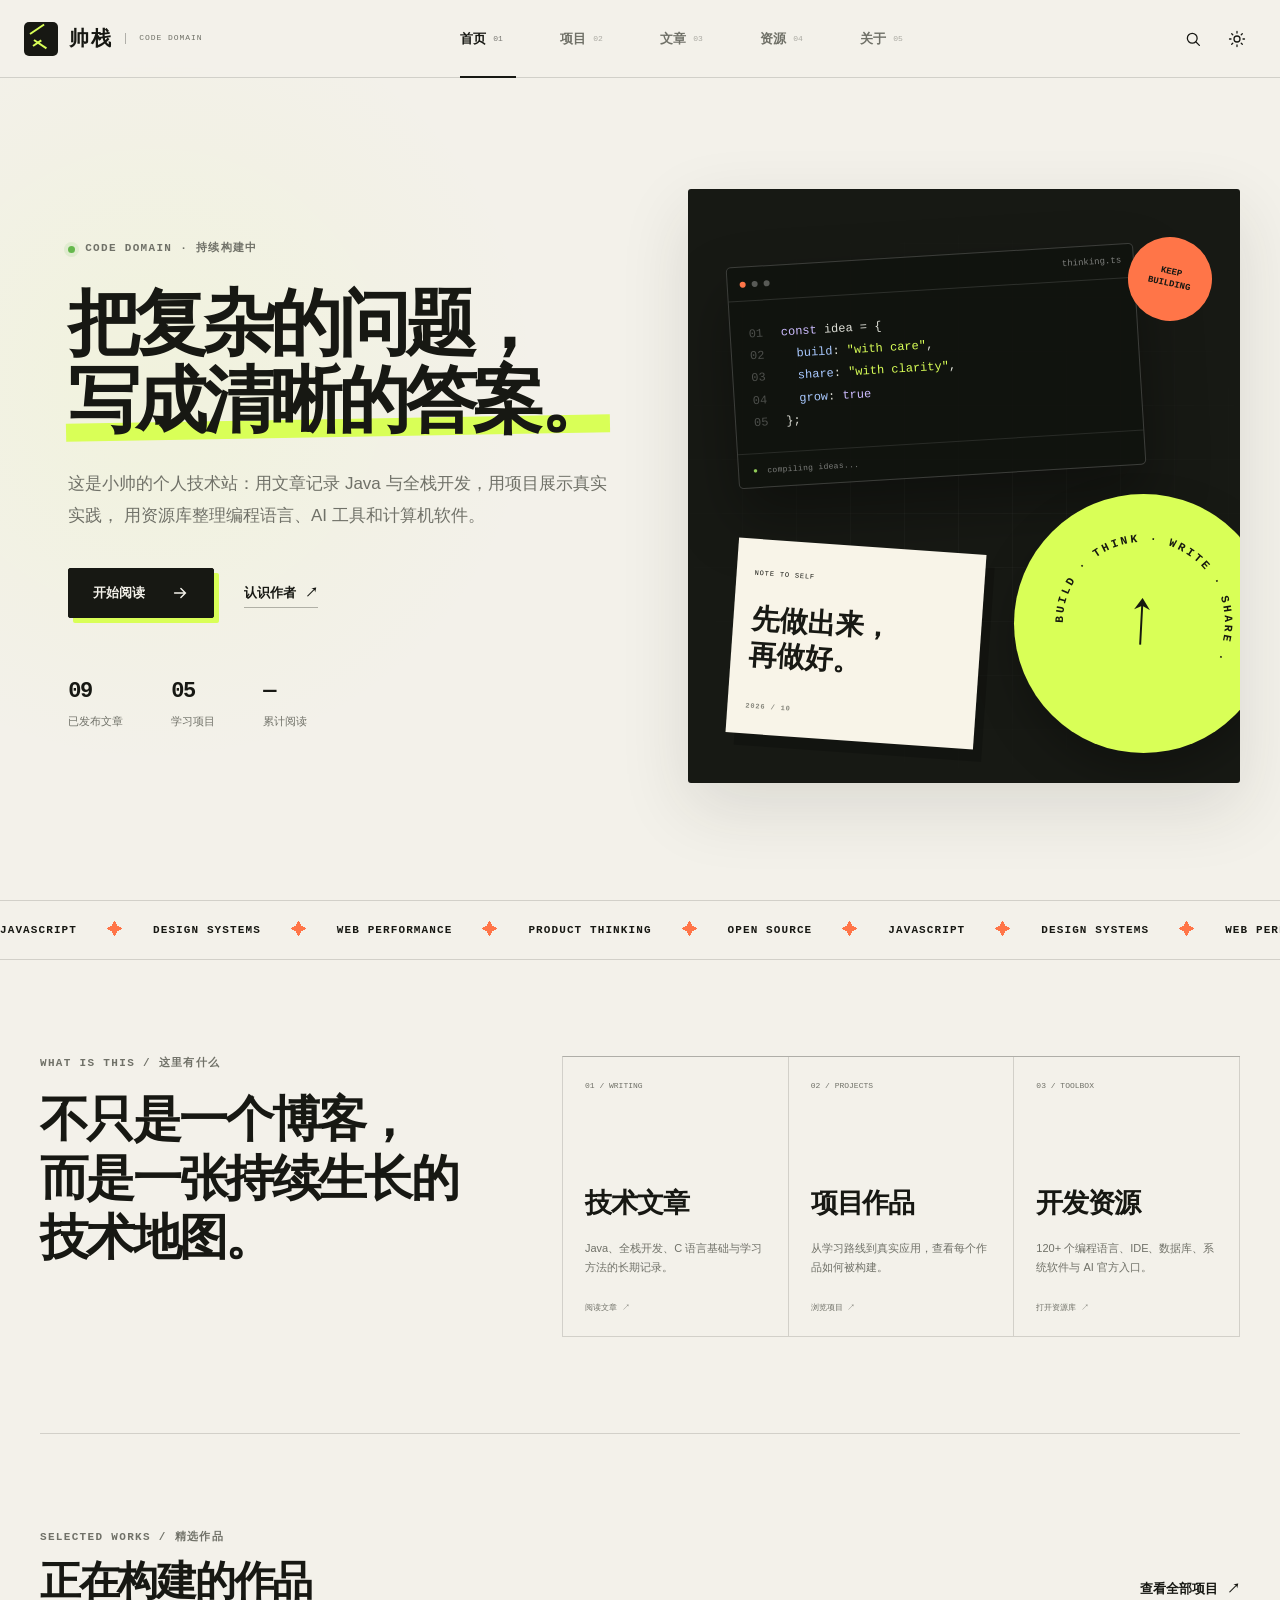
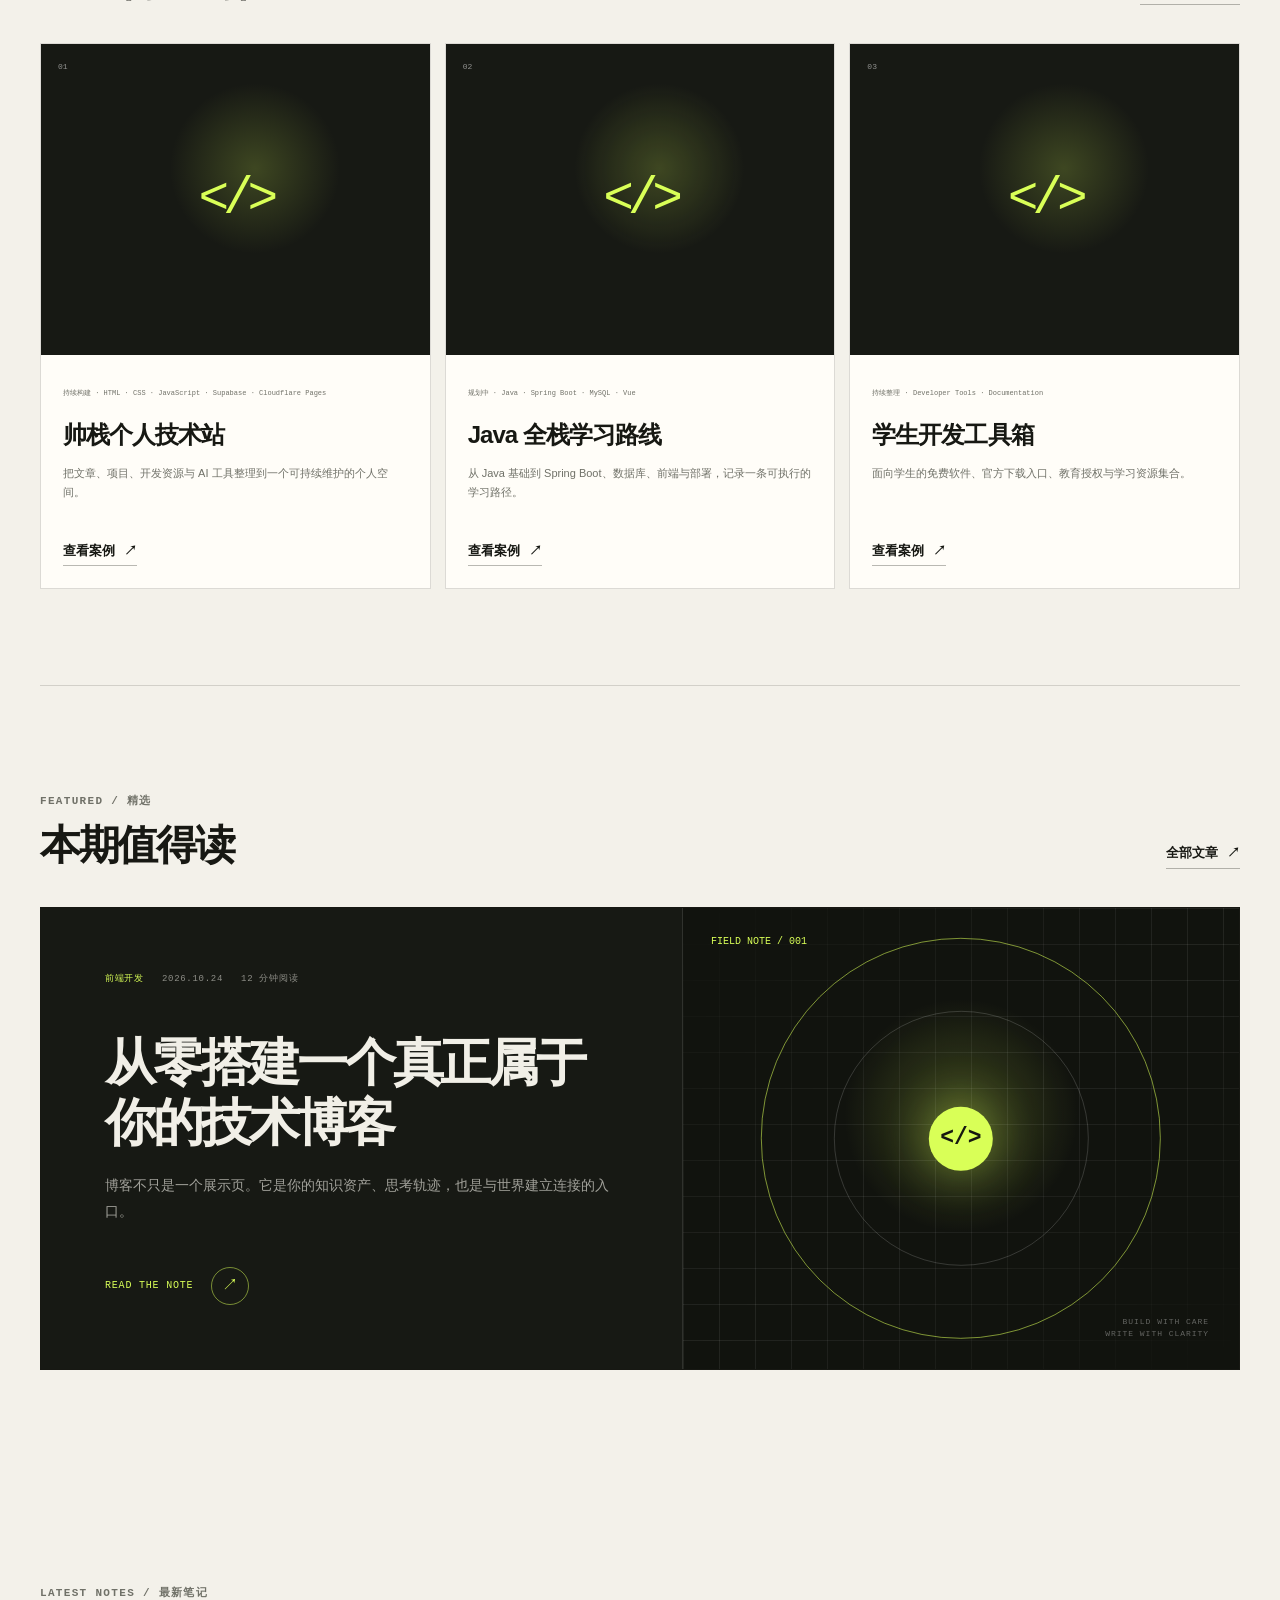
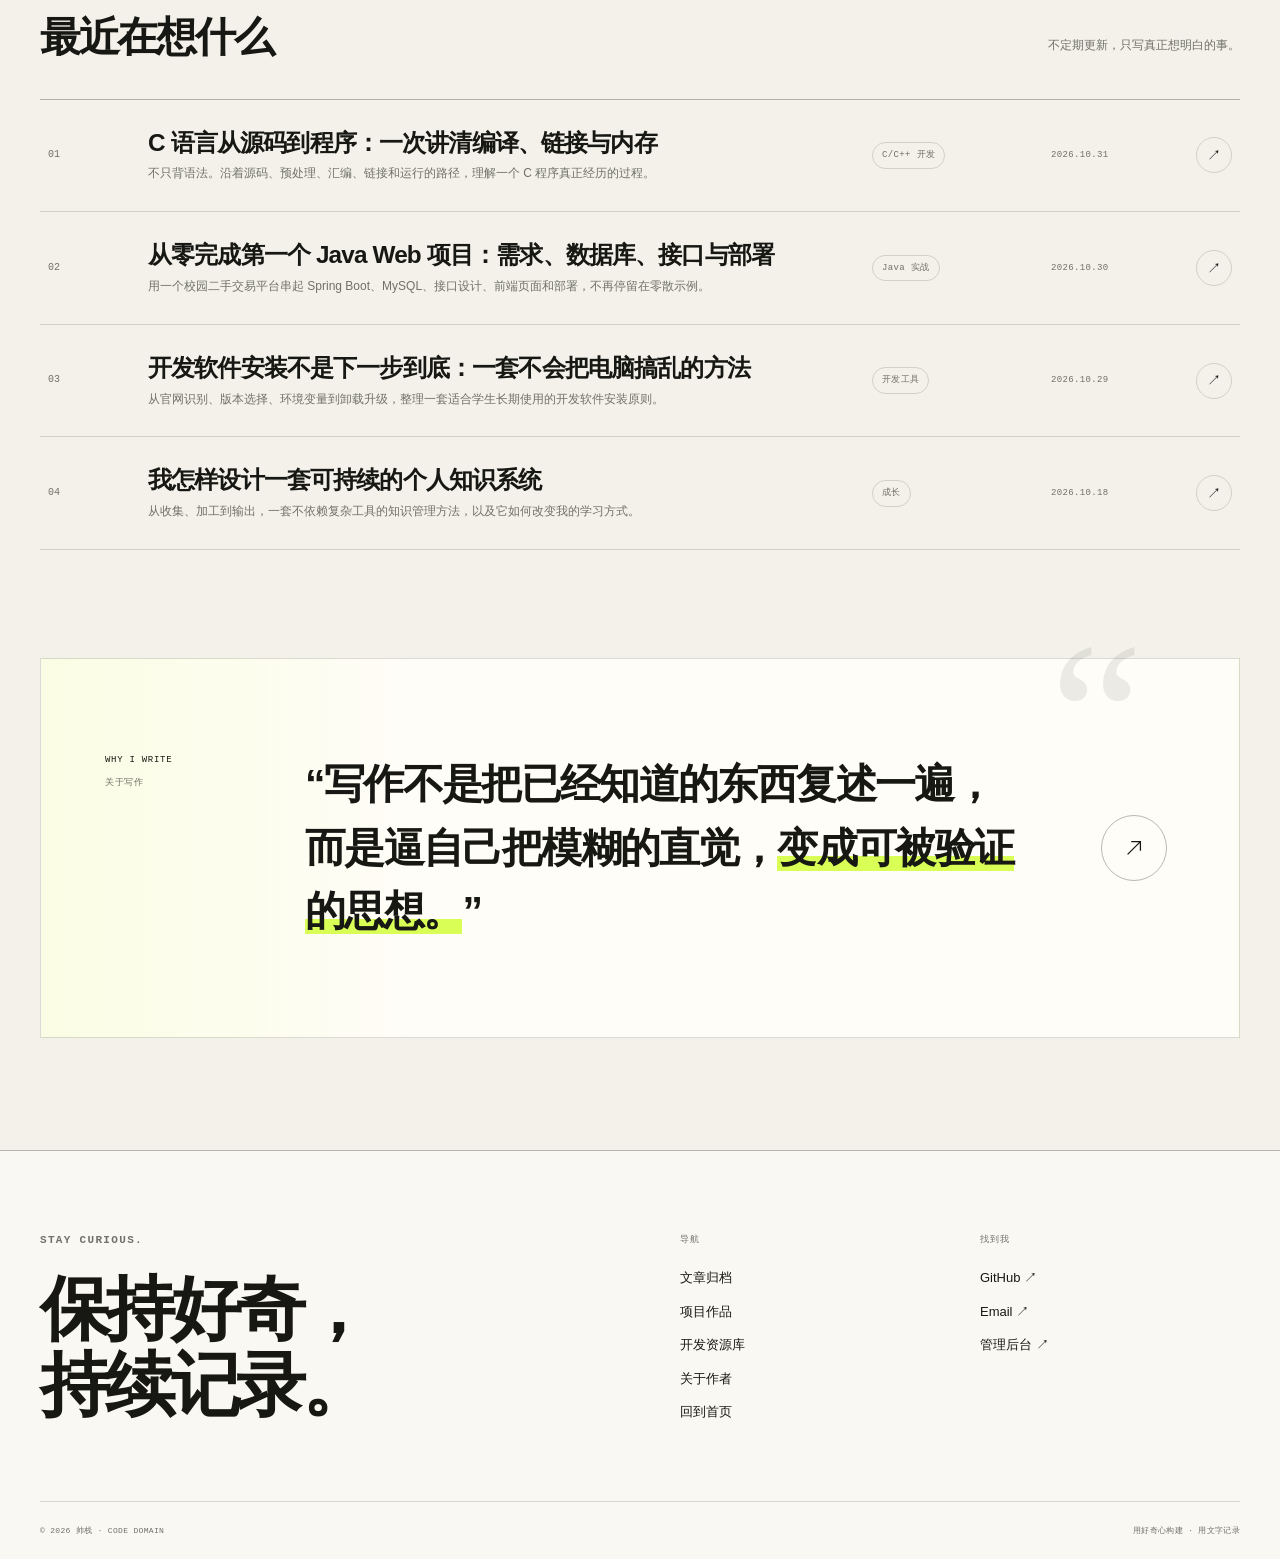
<file: index.html>
<!doctype html>
<html lang="zh-CN">
  <head>
    <meta charset="UTF-8" />
    <meta name="viewport" content="width=device-width, initial-scale=1.0" />
    <meta name="robots" content="noindex" />
    <meta http-equiv="refresh" content="0; url=outputs/" />
    <title>帅栈 · CODE DOMAIN</title>
    <script>
      window.location.replace("outputs/");
    </script>
  </head>
  <body>
    <p><a href="outputs/">进入帅栈</a></p>
  </body>
</html>
</file>
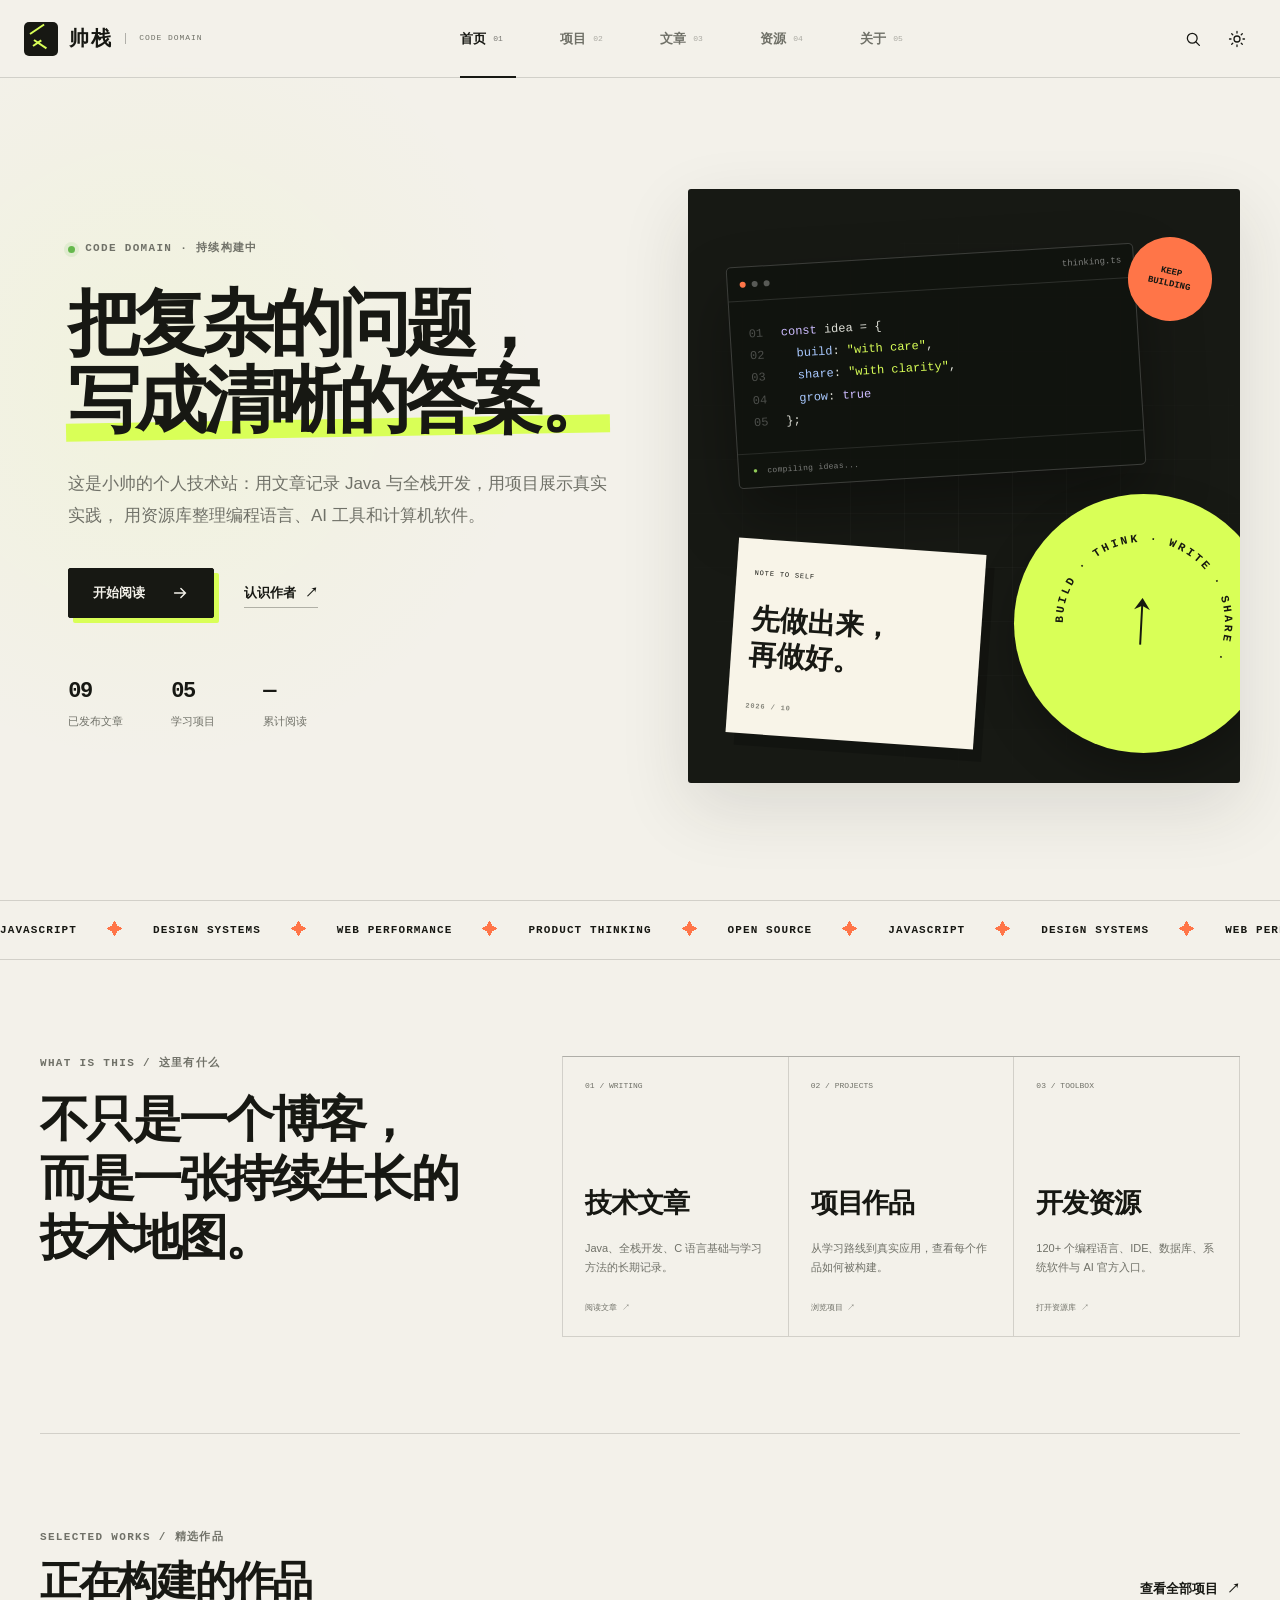
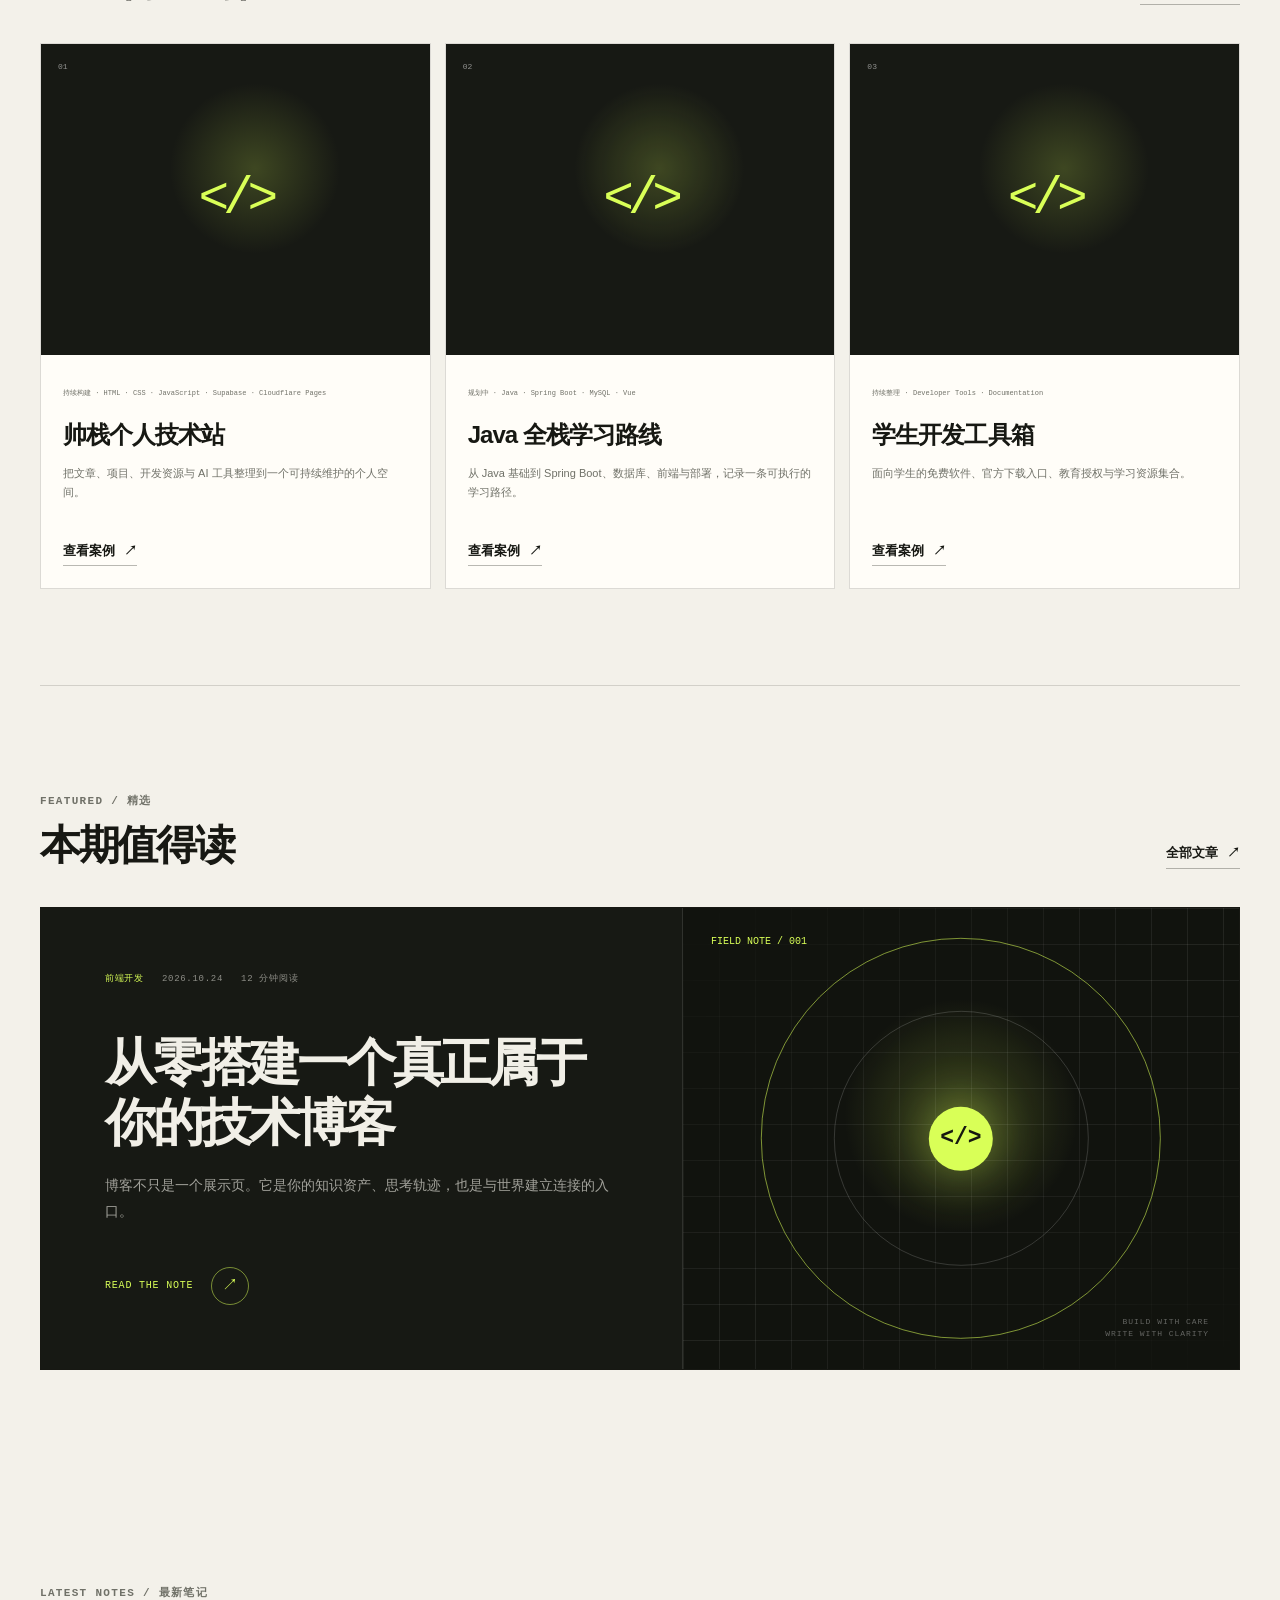
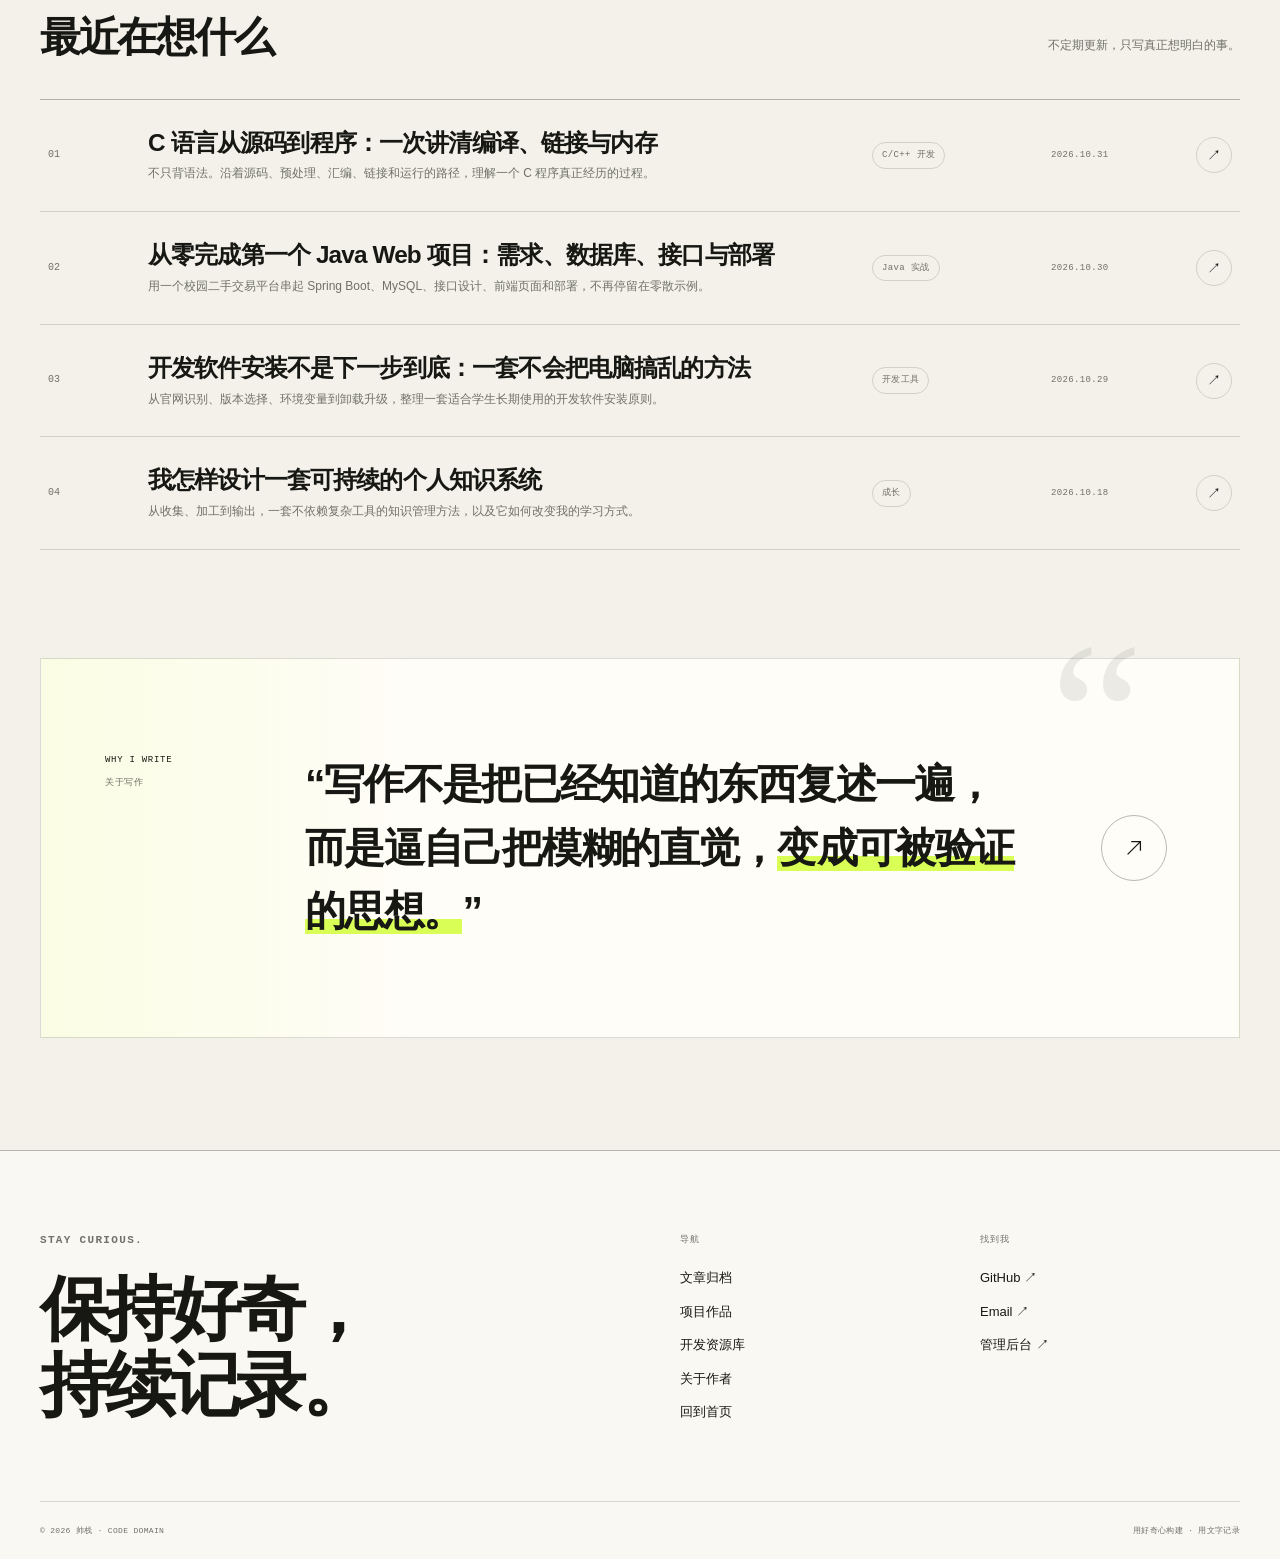
<file: outputs/index.html>
<!doctype html>
<html lang="zh-CN">
  <head>
    <meta charset="UTF-8" />
    <meta name="viewport" content="width=device-width, initial-scale=1.0" />
    <meta
      name="description"
      content="帅栈是小帅的技术领地，记录 Java、全栈工程、开发工具与 AI 实践。"
    />
    <meta name="theme-color" content="#f3f1ea" />
    <title>帅栈 · CODE DOMAIN｜以代码构建秩序</title>
    <link rel="canonical" href="https://chenyue-dev.github.io/chenyue-site/" />
    <link rel="icon" href="assets/favicon.svg" type="image/svg+xml" />
    <link rel="stylesheet" href="styles.css" />
    <script>
      (() => {
        const savedTheme = localStorage.getItem("theme");
        const prefersDark = window.matchMedia("(prefers-color-scheme: dark)").matches;
        document.documentElement.dataset.theme = savedTheme || (prefersDark ? "dark" : "light");
      })();
    </script>
    <script src="site-config.js" defer></script>
    <script src="backend.js" defer></script>
    <script src="resources-data.js" defer></script>
    <script src="posts-data.js" defer></script>
    <script src="projects-data.js" defer></script>
    <script src="script.js" defer></script>
  
    <link rel="manifest" href="manifest.webmanifest" />
    <meta name="application-name" content="帅栈" />
    <meta name="apple-mobile-web-app-capable" content="yes" />
    <meta name="apple-mobile-web-app-status-bar-style" content="black-translucent" />
    <meta name="apple-mobile-web-app-title" content="帅栈" />
    <link rel="apple-touch-icon" href="assets/icon-180.png" />
  </head>
  <body data-page="home">
    <a class="skip-link" href="#main-content">跳到主要内容</a>

    <header class="site-header">
      <div class="nav-shell">
        <a class="brand" href="index.html" aria-label="帅栈首页">
          <span class="brand-mark" aria-hidden="true">
            <span></span><span></span><span></span>
          </span>
          <span class="brand-name">帅栈</span>
          <span class="brand-en">CODE DOMAIN</span>
        </a>

        <nav class="desktop-nav" aria-label="主导航">
          <a href="index.html" data-nav="home">首页 <span>01</span></a>
          <a href="projects.html" data-nav="projects">项目 <span>02</span></a>
          <a href="articles.html" data-nav="articles">文章 <span>03</span></a>
          <a href="resources.html" data-nav="resources">资源 <span>04</span></a>
          <a href="about.html" data-nav="about">关于 <span>05</span></a>
        </nav>

        <div class="nav-actions">
          <button class="icon-button search-trigger" type="button" aria-label="搜索文章与资源">
            <svg viewBox="0 0 24 24" aria-hidden="true">
              <circle cx="11" cy="11" r="6.5"></circle>
              <path d="m16 16 4.5 4.5"></path>
            </svg>
          </button>
          <button class="icon-button theme-toggle" type="button" aria-label="切换深浅色主题">
            <svg class="sun-icon" viewBox="0 0 24 24" aria-hidden="true">
              <circle cx="12" cy="12" r="4"></circle>
              <path d="M12 2v2M12 20v2M4.93 4.93l1.42 1.42M17.65 17.65l1.42 1.42M2 12h2M20 12h2M4.93 19.07l1.42-1.42M17.65 6.35l1.42-1.42"></path>
            </svg>
            <svg class="moon-icon" viewBox="0 0 24 24" aria-hidden="true">
              <path d="M20.5 14.1A8.5 8.5 0 0 1 9.9 3.5 8.5 8.5 0 1 0 20.5 14.1Z"></path>
            </svg>
          </button>
          <button class="menu-toggle" type="button" aria-label="打开菜单" aria-expanded="false">
            <span></span><span></span>
          </button>
        </div>
      </div>
      <nav class="mobile-nav" aria-label="移动端导航">
        <a href="index.html">首页</a>
        <a href="projects.html">项目</a>
        <a href="articles.html">文章</a>
        <a href="resources.html">资源</a>
        <a href="about.html">关于</a>
      </nav>
    </header>

    <main id="main-content">
      <section class="hero section-shell">
        <div class="hero-copy">
          <p class="eyebrow"><span class="status-dot"></span> CODE DOMAIN · 持续构建中</p>
          <h1>
            把复杂的问题，<br />
            <span class="highlight-line">写成清晰的答案。</span>
          </h1>
          <p class="hero-intro">
            这是小帅的个人技术站：用文章记录 Java 与全栈开发，用项目展示真实实践，
            用资源库整理编程语言、AI 工具和计算机软件。
          </p>
          <div class="hero-actions">
            <a class="button button-primary" href="articles.html">
              开始阅读
              <svg viewBox="0 0 20 20" aria-hidden="true">
                <path d="M4 10h11M11 5l5 5-5 5"></path>
              </svg>
            </a>
            <a class="text-link" href="about.html">认识作者 <span>↗</span></a>
          </div>
          <dl class="hero-stats" aria-label="博客数据">
            <div>
              <dt data-article-count>06</dt>
              <dd>已发布文章</dd>
            </div>
            <div>
              <dt data-project-count>03</dt>
              <dd>学习项目</dd>
            </div>
            <div>
              <dt data-site-views>—</dt>
              <dd>累计阅读</dd>
            </div>
          </dl>
        </div>

        <div class="hero-art" aria-label="由代码、笔记和灵感构成的概念图形">
          <div class="art-grid" aria-hidden="true"></div>
          <div class="art-card art-code">
            <div class="code-top">
              <span></span><span></span><span></span>
              <small>thinking.ts</small>
            </div>
            <pre><code><i>01</i> <span class="code-purple">const</span> idea = {
<i>02</i>   <span class="code-blue">build</span>: <span class="code-green">"with care"</span>,
<i>03</i>   <span class="code-blue">share</span>: <span class="code-green">"with clarity"</span>,
<i>04</i>   <span class="code-blue">grow</span>: <span class="code-purple">true</span>
<i>05</i> };</code></pre>
            <div class="code-status">
              <span>●</span> compiling ideas...
            </div>
          </div>
          <div class="art-disc" aria-hidden="true">
            <svg viewBox="0 0 180 180">
              <defs>
                <path id="circlePath" d="M90,90 m-67,0 a67,67 0 1,1 134,0 a67,67 0 1,1 -134,0"></path>
              </defs>
              <text>
                <textPath href="#circlePath">BUILD · THINK · WRITE · SHARE · </textPath>
              </text>
            </svg>
            <span>↗</span>
          </div>
          <div class="art-note" aria-hidden="true">
            <span>NOTE TO SELF</span>
            <p>先做出来，<br />再做好。</p>
            <b>2026 / 10</b>
          </div>
          <div class="art-sticker" aria-hidden="true">KEEP<br />BUILDING</div>
        </div>
      </section>

      <div class="marquee" aria-hidden="true">
        <div class="marquee-track">
          <span>JAVASCRIPT</span><i>✦</i><span>DESIGN SYSTEMS</span><i>✦</i><span>WEB PERFORMANCE</span><i>✦</i><span>PRODUCT THINKING</span><i>✦</i><span>OPEN SOURCE</span><i>✦</i>
          <span>JAVASCRIPT</span><i>✦</i><span>DESIGN SYSTEMS</span><i>✦</i><span>WEB PERFORMANCE</span><i>✦</i><span>PRODUCT THINKING</span><i>✦</i><span>OPEN SOURCE</span><i>✦</i>
        </div>
      </div>

      <section class="site-map-intro section-shell">
        <div class="site-map-heading">
          <p class="eyebrow">WHAT IS THIS / 这里有什么</p>
          <h2>不只是一个博客，<br />而是一张持续生长的技术地图。</h2>
        </div>
        <div class="site-map-grid">
          <a href="articles.html">
            <span>01 / WRITING</span>
            <h3>技术文章</h3>
            <p>Java、全栈开发、C 语言基础与学习方法的长期记录。</p>
            <b>阅读文章 ↗</b>
          </a>
          <a href="projects.html">
            <span>02 / PROJECTS</span>
            <h3>项目作品</h3>
            <p>从学习路线到真实应用，查看每个作品如何被构建。</p>
            <b>浏览项目 ↗</b>
          </a>
          <a href="resources.html">
            <span>03 / TOOLBOX</span>
            <h3>开发资源</h3>
            <p>120+ 个编程语言、IDE、数据库、系统软件与 AI 官方入口。</p>
            <b>打开资源库 ↗</b>
          </a>
        </div>
      </section>

      <section class="home-projects-section section-shell">
        <div class="section-heading">
          <div>
            <p class="eyebrow">SELECTED WORKS / 精选作品</p>
            <h2>正在构建的作品</h2>
          </div>
          <a class="text-link" href="projects.html">查看全部项目 <span>↗</span></a>
        </div>
        <div class="home-project-grid" data-home-projects></div>
      </section>

      <section class="featured-section section-shell">
        <div class="section-heading">
          <div>
            <p class="eyebrow">FEATURED / 精选</p>
            <h2>本期值得读</h2>
          </div>
          <a class="text-link" href="articles.html">全部文章 <span>↗</span></a>
        </div>
        <div data-featured-post></div>
      </section>

      <section class="latest-section section-shell">
        <div class="section-heading latest-heading">
          <div>
            <p class="eyebrow">LATEST NOTES / 最新笔记</p>
            <h2>最近在想什么</h2>
          </div>
          <p class="heading-note">不定期更新，只写真正想明白的事。</p>
        </div>
        <div class="post-list" data-post-list="latest" data-limit="4"></div>
      </section>

      <section class="manifesto section-shell">
        <div class="manifesto-label">
          <span>WHY I WRITE</span>
          <span>关于写作</span>
        </div>
        <blockquote>
          “写作不是把已经知道的东西复述一遍，<br />
          而是逼自己把模糊的直觉，<em>变成可被验证的思想。</em>”
        </blockquote>
        <a class="round-link" href="about.html" aria-label="了解这个博客">
          <svg viewBox="0 0 24 24" aria-hidden="true">
            <path d="M5 19 19 5M9 5h10v10"></path>
          </svg>
        </a>
      </section>
    </main>

    <footer class="site-footer">
      <div class="footer-top section-shell">
        <div>
          <p class="eyebrow">STAY CURIOUS.</p>
          <h2>保持好奇，<br />持续记录。</h2>
        </div>
        <div class="footer-links">
          <div>
            <span>导航</span>
            <a href="articles.html">文章归档</a>
            <a href="projects.html">项目作品</a>
            <a href="resources.html">开发资源库</a>
            <a href="about.html">关于作者</a>
            <a href="index.html">回到首页</a>
          </div>
          <div>
            <span>找到我</span>
            <a href="https://github.com/chenyue-dev" target="_blank" rel="noreferrer">GitHub ↗</a>
            <a href="mailto:3518220835@qq.com">Email ↗</a>
            <a href="admin.html">管理后台 ↗</a>
          </div>
        </div>
      </div>
      <div class="footer-bottom section-shell">
        <span>© <span data-current-year></span> 帅栈 · CODE DOMAIN</span>
        <span>用好奇心构建 · 用文字记录</span>
      </div>
    </footer>

    <dialog class="search-dialog" aria-labelledby="search-title">
      <div class="search-panel">
        <div class="search-panel-top">
          <label id="search-title" for="global-search">搜索文章与资源</label>
          <button class="search-close" type="button" aria-label="关闭搜索">ESC</button>
        </div>
        <div class="search-input-wrap">
          <svg viewBox="0 0 24 24" aria-hidden="true">
            <circle cx="11" cy="11" r="6.5"></circle>
            <path d="m16 16 4.5 4.5"></path>
          </svg>
          <input id="global-search" type="search" placeholder="输入文章、工具或技术关键词…" autocomplete="off" />
        </div>
        <div class="search-results" data-search-results>
          <p class="search-empty">输入关键词，在文章与资源库中寻找答案。</p>
        </div>
      </div>
    </dialog>

    <button class="back-to-top" type="button" aria-label="回到顶部">↑</button>
  </body>
</html>
</file>
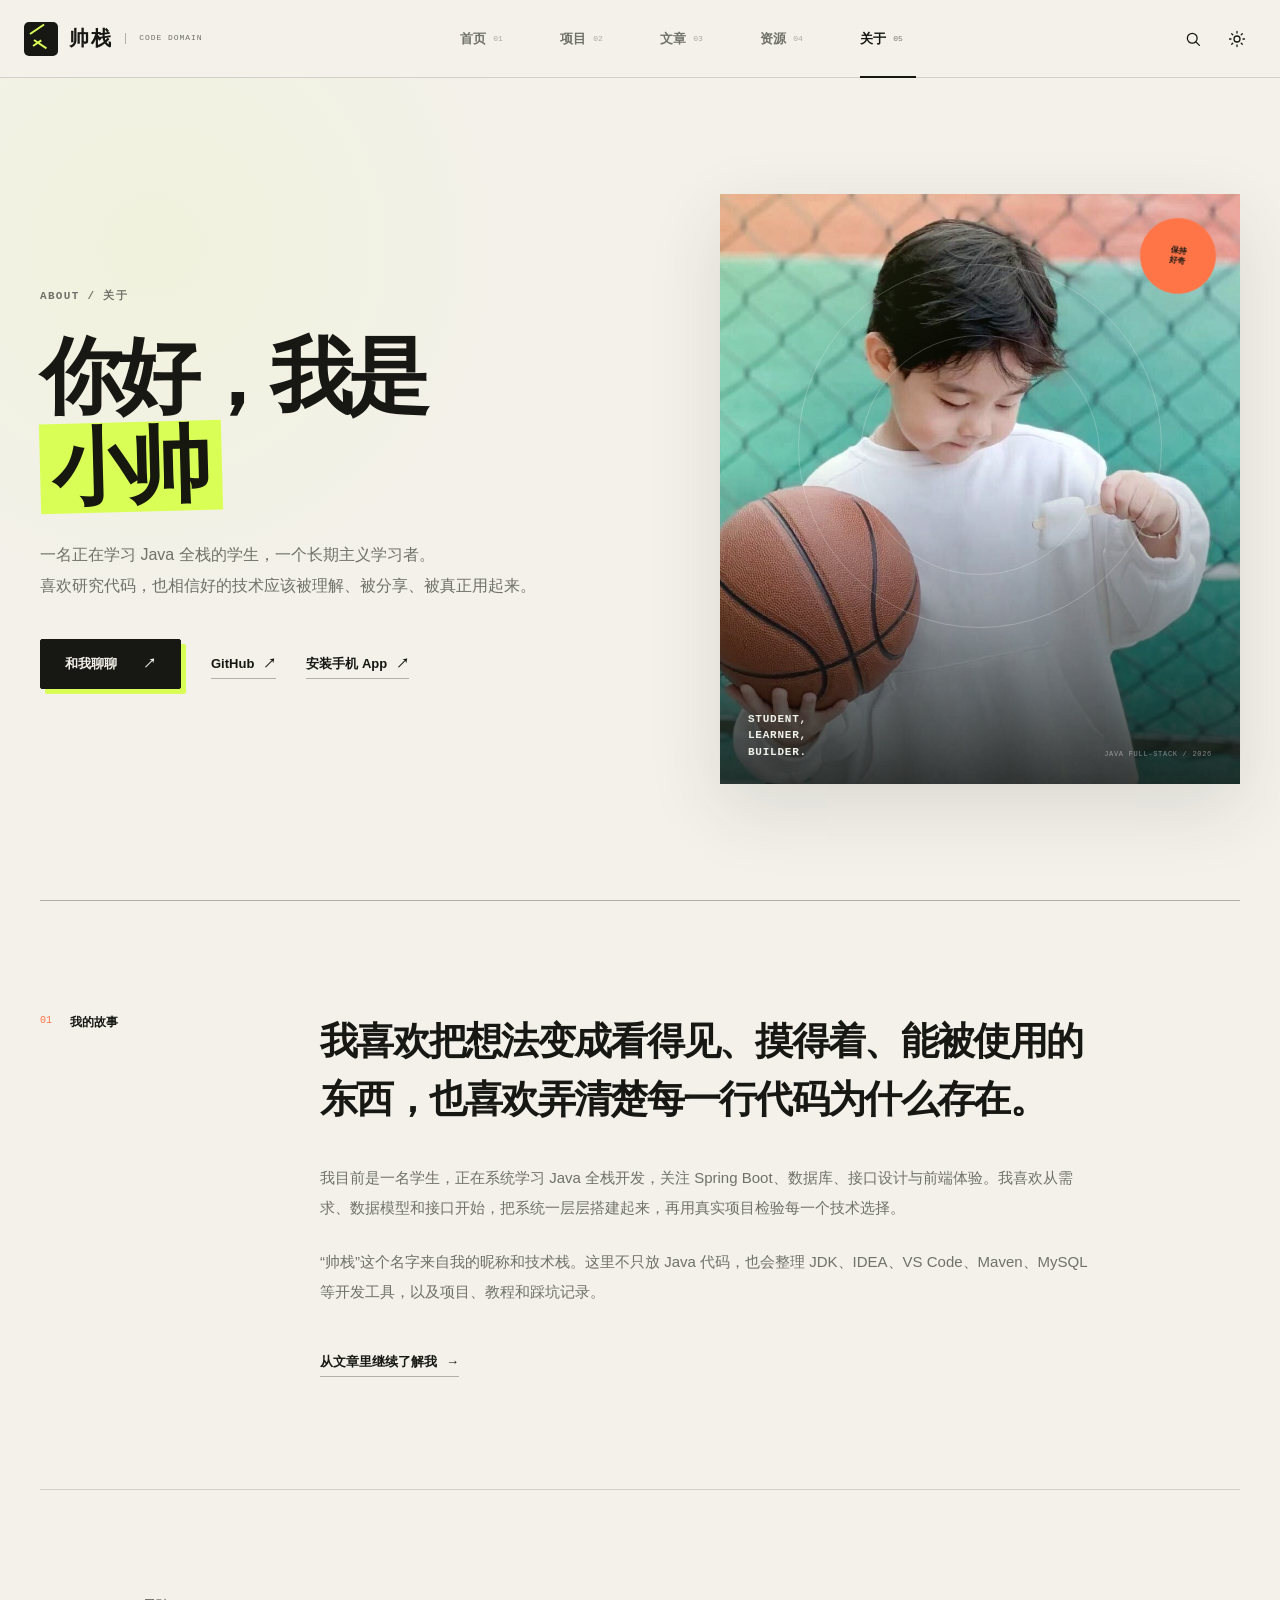
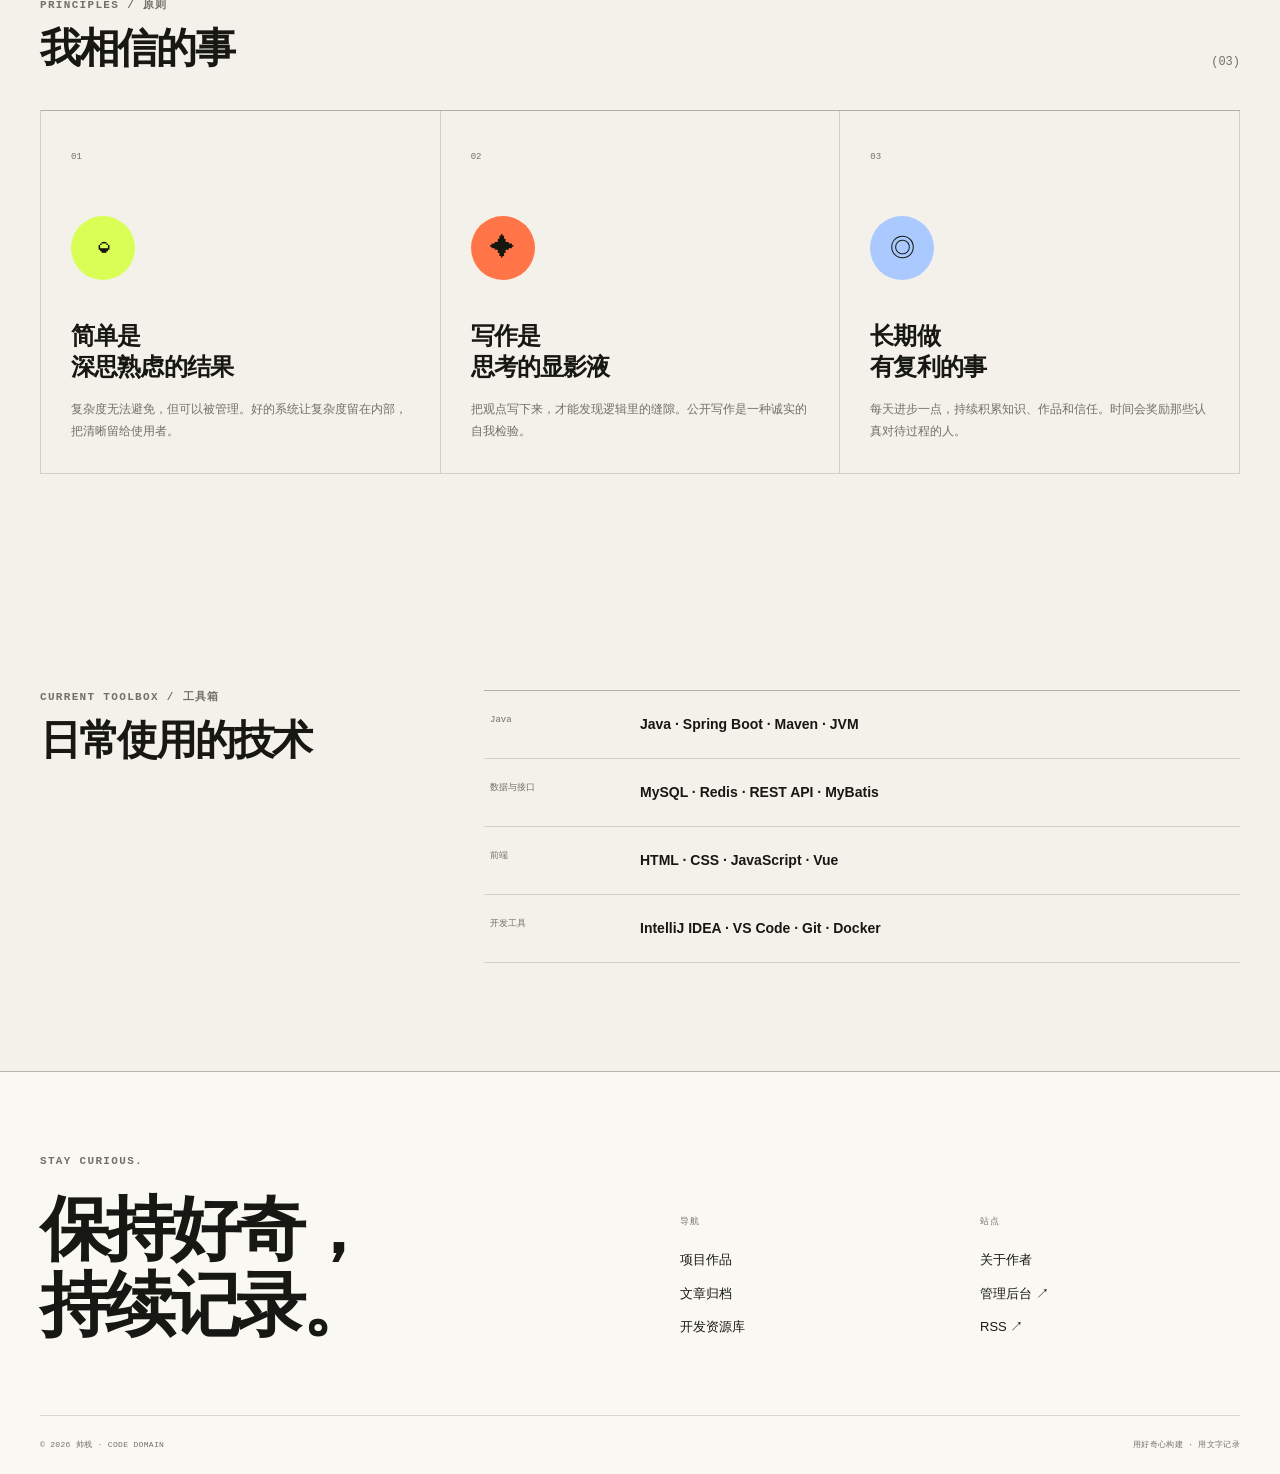
<file: outputs/about.html>
<!doctype html>
<html lang="zh-CN">
  <head>
    <meta charset="UTF-8" />
    <meta name="viewport" content="width=device-width, initial-scale=1.0" />
    <meta name="description" content="关于帅栈和小帅：一名正在学习 Java 全栈、热爱代码与构建的学生。" />
    <meta name="theme-color" content="#f3f1ea" />
    <title>关于小帅 · 帅栈</title>
    <link rel="canonical" href="https://chenyue-dev.github.io/chenyue-site/about.html" />
    <link rel="icon" href="assets/favicon.svg" type="image/svg+xml" />
    <link rel="stylesheet" href="styles.css" />
    <script>
      (() => {
        const savedTheme = localStorage.getItem("theme");
        const prefersDark = window.matchMedia("(prefers-color-scheme: dark)").matches;
        document.documentElement.dataset.theme = savedTheme || (prefersDark ? "dark" : "light");
      })();
    </script>
    <script src="site-config.js" defer></script>
    <script src="backend.js" defer></script>
    <script src="resources-data.js" defer></script>
    <script src="posts-data.js" defer></script>
    <script src="projects-data.js" defer></script>
    <script src="script.js" defer></script>
  
    <link rel="manifest" href="manifest.webmanifest" />
    <meta name="application-name" content="帅栈" />
    <meta name="apple-mobile-web-app-capable" content="yes" />
    <meta name="apple-mobile-web-app-status-bar-style" content="black-translucent" />
    <meta name="apple-mobile-web-app-title" content="帅栈" />
    <link rel="apple-touch-icon" href="assets/icon-180.png" />
  </head>
  <body data-page="about">
    <a class="skip-link" href="#main-content">跳到主要内容</a>
    <header class="site-header">
      <div class="nav-shell">
        <a class="brand" href="index.html" aria-label="帅栈首页">
          <span class="brand-mark" aria-hidden="true"><span></span><span></span><span></span></span>
          <span class="brand-name">帅栈</span><span class="brand-en">CODE DOMAIN</span>
        </a>
        <nav class="desktop-nav" aria-label="主导航">
          <a href="index.html" data-nav="home">首页 <span>01</span></a>
          <a href="projects.html" data-nav="projects">项目 <span>02</span></a>
          <a href="articles.html" data-nav="articles">文章 <span>03</span></a>
          <a href="resources.html" data-nav="resources">资源 <span>04</span></a>
          <a href="about.html" data-nav="about">关于 <span>05</span></a>
        </nav>
        <div class="nav-actions">
          <button class="icon-button search-trigger" type="button" aria-label="搜索文章与资源"><svg viewBox="0 0 24 24" aria-hidden="true"><circle cx="11" cy="11" r="6.5"></circle><path d="m16 16 4.5 4.5"></path></svg></button>
          <button class="icon-button theme-toggle" type="button" aria-label="切换深浅色主题">
            <svg class="sun-icon" viewBox="0 0 24 24" aria-hidden="true"><circle cx="12" cy="12" r="4"></circle><path d="M12 2v2M12 20v2M4.93 4.93l1.42 1.42M17.65 17.65l1.42 1.42M2 12h2M20 12h2M4.93 19.07l1.42-1.42M17.65 6.35l1.42-1.42"></path></svg>
            <svg class="moon-icon" viewBox="0 0 24 24" aria-hidden="true"><path d="M20.5 14.1A8.5 8.5 0 0 1 9.9 3.5 8.5 8.5 0 1 0 20.5 14.1Z"></path></svg>
          </button>
          <button class="menu-toggle" type="button" aria-label="打开菜单" aria-expanded="false"><span></span><span></span></button>
        </div>
      </div>
      <nav class="mobile-nav" aria-label="移动端导航"><a href="index.html">首页</a><a href="projects.html">项目</a><a href="articles.html">文章</a><a href="resources.html">资源</a><a href="about.html">关于</a></nav>
    </header>

    <main id="main-content">
      <section class="about-hero section-shell">
        <div class="about-copy">
          <p class="eyebrow">ABOUT / 关于</p>
          <h1>你好，我是<br /><span>小帅</span></h1>
          <p class="about-lead">
            一名正在学习 Java 全栈的学生，一个长期主义学习者。<br />
            喜欢研究代码，也相信好的技术应该被理解、被分享、被真正用起来。
          </p>
          <div class="about-actions">
            <a class="button button-primary" href="mailto:3518220835@qq.com">和我聊聊 <span>↗</span></a>
            <a class="text-link" href="https://github.com/chenyue-dev" target="_blank" rel="noreferrer">GitHub <span>↗</span></a>
            <a class="text-link" href="install.html">安装手机 App <span>↗</span></a>
          </div>
        </div>
        <div class="portrait-card" aria-label="作者肖像概念图">
          <img class="portrait-media" src="assets/avatar.jpg" alt="小帅的头像，手拿篮球和冰棍" />
          <div class="portrait-overlay"></div>
          <div class="portrait-noise"></div>
          <div class="portrait-caption">
            <span>STUDENT,<br />LEARNER,<br />BUILDER.</span>
            <small>JAVA FULL-STACK / 2026</small>
          </div>
          <div class="portrait-badge">保持<br />好奇</div>
        </div>
      </section>

      <section class="about-story section-shell">
        <div class="story-label">
          <span>01</span>
          <p>我的故事</p>
        </div>
        <div class="story-content">
          <p class="story-lead">
            我喜欢把想法变成看得见、摸得着、能被使用的东西，也喜欢弄清楚每一行代码为什么存在。
          </p>
          <p>
            我目前是一名学生，正在系统学习 Java 全栈开发，关注 Spring Boot、数据库、接口设计与前端体验。我喜欢从需求、数据模型和接口开始，把系统一层层搭建起来，再用真实项目检验每一个技术选择。
          </p>
          <p>
            “帅栈”这个名字来自我的昵称和技术栈。这里不只放 Java 代码，也会整理 JDK、IDEA、VS Code、Maven、MySQL 等开发工具，以及项目、教程和踩坑记录。
          </p>
          <a class="text-link story-link" href="articles.html">从文章里继续了解我 <span>→</span></a>
        </div>
      </section>

      <section class="principles section-shell">
        <div class="section-heading">
          <div><p class="eyebrow">PRINCIPLES / 原则</p><h2>我相信的事</h2></div>
          <span class="section-index">(03)</span>
        </div>
        <div class="principle-grid">
          <article>
            <span class="principle-number">01</span>
            <div class="principle-icon">◒</div>
            <h3>简单是<br />深思熟虑的结果</h3>
            <p>复杂度无法避免，但可以被管理。好的系统让复杂度留在内部，把清晰留给使用者。</p>
          </article>
          <article>
            <span class="principle-number">02</span>
            <div class="principle-icon">✦</div>
            <h3>写作是<br />思考的显影液</h3>
            <p>把观点写下来，才能发现逻辑里的缝隙。公开写作是一种诚实的自我检验。</p>
          </article>
          <article>
            <span class="principle-number">03</span>
            <div class="principle-icon">◎</div>
            <h3>长期做<br />有复利的事</h3>
            <p>每天进步一点，持续积累知识、作品和信任。时间会奖励那些认真对待过程的人。</p>
          </article>
        </div>
      </section>

      <section class="toolbox section-shell">
        <div class="toolbox-head">
          <p class="eyebrow">CURRENT TOOLBOX / 工具箱</p>
          <h2>日常使用的技术</h2>
        </div>
        <div class="tool-groups">
          <div><span>Java</span><p>Java · Spring Boot · Maven · JVM</p></div>
          <div><span>数据与接口</span><p>MySQL · Redis · REST API · MyBatis</p></div>
          <div><span>前端</span><p>HTML · CSS · JavaScript · Vue</p></div>
          <div><span>开发工具</span><p>IntelliJ IDEA · VS Code · Git · Docker</p></div>
        </div>
      </section>
    </main>

    <footer class="site-footer">
      <div class="footer-top section-shell">
        <div><p class="eyebrow">STAY CURIOUS.</p><h2>保持好奇，<br />持续记录。</h2></div>
        <div class="footer-links">
          <div><span>导航</span><a href="projects.html">项目作品</a><a href="articles.html">文章归档</a><a href="resources.html">开发资源库</a></div>
          <div><span>站点</span><a href="about.html">关于作者</a><a href="admin.html">管理后台 ↗</a><a href="#" data-rss-link>RSS ↗</a></div>
        </div>
      </div>
      <div class="footer-bottom section-shell"><span>© <span data-current-year></span> 帅栈 · CODE DOMAIN</span><span>用好奇心构建 · 用文字记录</span></div>
    </footer>

    <dialog class="search-dialog" aria-labelledby="search-title">
      <div class="search-panel">
        <div class="search-panel-top"><label id="search-title" for="global-search">搜索文章与资源</label><button class="search-close" type="button" aria-label="关闭搜索">ESC</button></div>
        <div class="search-input-wrap"><svg viewBox="0 0 24 24" aria-hidden="true"><circle cx="11" cy="11" r="6.5"></circle><path d="m16 16 4.5 4.5"></path></svg><input id="global-search" type="search" placeholder="输入文章、工具或技术关键词…" autocomplete="off" /></div>
        <div class="search-results" data-search-results><p class="search-empty">输入关键词，在文章与资源库中寻找答案。</p></div>
      </div>
    </dialog>
    <button class="back-to-top" type="button" aria-label="回到顶部">↑</button>
  </body>
</html>
</file>
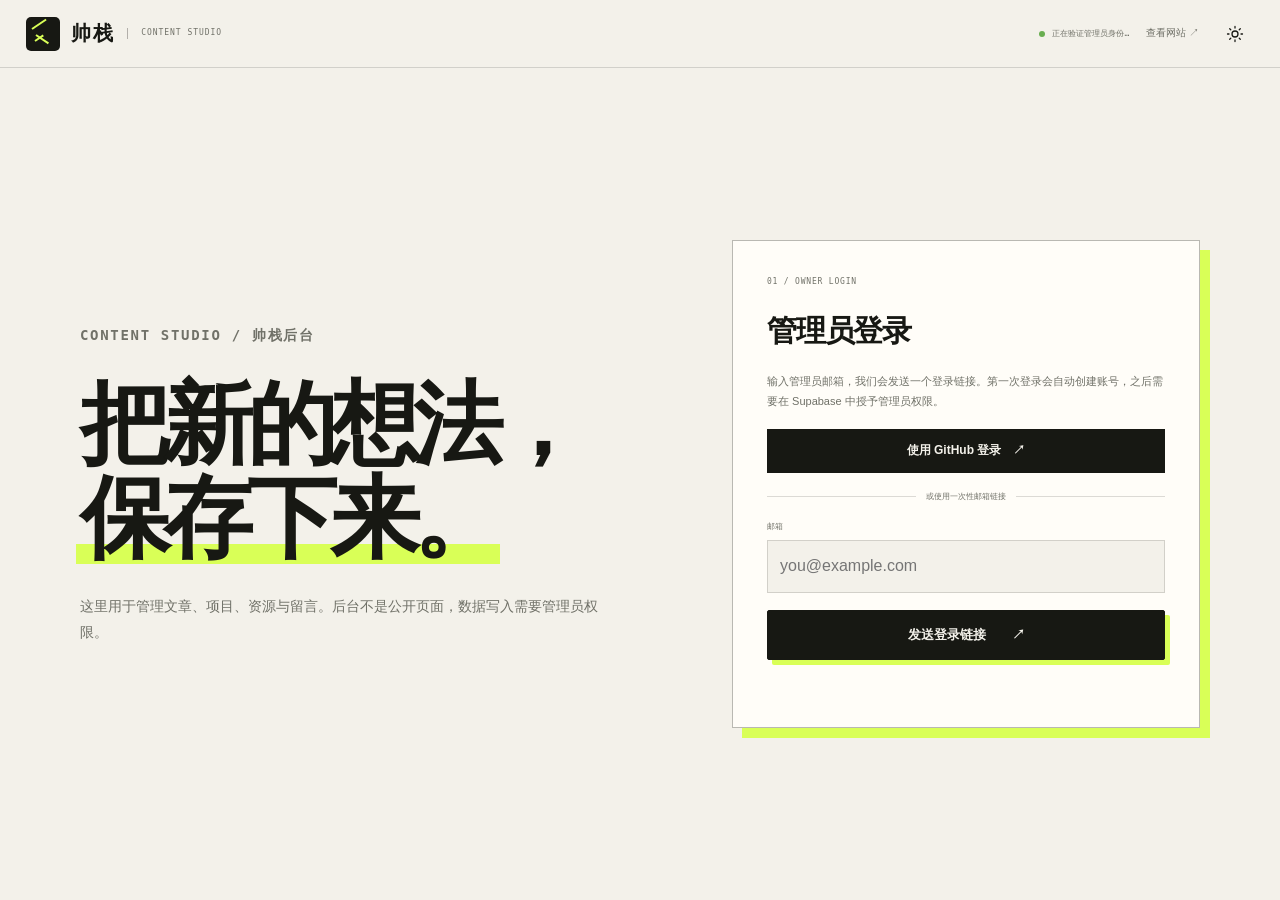
<file: outputs/admin.html>
<!doctype html>
<html lang="zh-CN">
  <head>
    <meta charset="UTF-8" />
    <meta name="viewport" content="width=device-width, initial-scale=1.0" />
    <meta name="robots" content="noindex,nofollow" />
    <meta name="theme-color" content="#f3f1ea" />
    <title>内容管理 · 帅栈</title>
    <link rel="icon" href="assets/favicon.svg" type="image/svg+xml" />
    <link rel="stylesheet" href="styles.css" />
    <script>
      (() => {
        const savedTheme = localStorage.getItem("theme");
        const prefersDark = window.matchMedia("(prefers-color-scheme: dark)").matches;
        document.documentElement.dataset.theme = savedTheme || (prefersDark ? "dark" : "light");
      })();
    </script>
    <script src="site-config.js" defer></script>
    <script src="backend.js" defer></script>
    <script src="resources-data.js" defer></script>
    <script src="posts-data.js" defer></script>
    <script src="projects-data.js" defer></script>
    <script src="admin.js" defer></script>
  
    <link rel="manifest" href="manifest.webmanifest" />
    <meta name="application-name" content="帅栈" />
    <meta name="apple-mobile-web-app-capable" content="yes" />
    <meta name="apple-mobile-web-app-status-bar-style" content="black-translucent" />
    <meta name="apple-mobile-web-app-title" content="帅栈" />
    <link rel="apple-touch-icon" href="assets/icon-180.png" />
  </head>
  <body data-page="admin" class="admin-page">
    <header class="admin-header">
      <a class="brand" href="index.html">
        <span class="brand-mark" aria-hidden="true"><span></span><span></span><span></span></span>
        <span class="brand-name">帅栈</span><span class="brand-en">CONTENT STUDIO</span>
      </a>
      <div class="admin-header-actions">
        <span class="admin-connection" data-connection-status>正在检查数据服务…</span>
        <a href="index.html" target="_blank">查看网站 ↗</a>
        <button class="icon-button theme-toggle" type="button" aria-label="切换深浅色主题">
          <svg class="sun-icon" viewBox="0 0 24 24" aria-hidden="true"><circle cx="12" cy="12" r="4"></circle><path d="M12 2v2M12 20v2M4.93 4.93l1.42 1.42M17.65 17.65l1.42 1.42M2 12h2M20 12h2M4.93 19.07l1.42-1.42M17.65 6.35l1.42-1.42"></path></svg>
          <svg class="moon-icon" viewBox="0 0 24 24" aria-hidden="true"><path d="M20.5 14.1A8.5 8.5 0 0 1 9.9 3.5 8.5 8.5 0 1 0 20.5 14.1Z"></path></svg>
        </button>
        <button class="admin-signout" type="button" data-admin-signout hidden>退出</button>
      </div>
    </header>

    <main class="admin-main">
      <section class="admin-gate" data-admin-gate>
        <div class="admin-gate-copy">
          <p class="eyebrow">CONTENT STUDIO / 帅栈后台</p>
          <h1>把新的想法，<br /><span>保存下来。</span></h1>
          <p>这里用于管理文章、项目、资源与留言。后台不是公开页面，数据写入需要管理员权限。</p>
        </div>
        <div class="admin-auth-card">
          <div class="admin-config-warning" data-config-warning hidden>
            <strong>还差最后一步配置</strong>
            <p>请先创建 Supabase 项目并填写 `site-config.js`。<a href="BACKEND_SETUP.md" target="_blank">打开后台与部署指南 ↗</a></p>
          </div>
          <form data-login-form>
            <span class="admin-form-index">01 / OWNER LOGIN</span>
            <h2>管理员登录</h2>
            <p>输入管理员邮箱，我们会发送一个登录链接。第一次登录会自动创建账号，之后需要在 Supabase 中授予管理员权限。</p>
            <button class="admin-oauth-button" type="button" data-github-login>
              使用 GitHub 登录 <span>↗</span>
            </button>
            <div class="admin-login-divider"><span>或使用一次性邮箱链接</span></div>
            <label>
              <span>邮箱</span>
              <input type="email" name="email" placeholder="you@example.com" required autocomplete="email" />
            </label>
            <button class="button button-primary" type="submit">发送登录链接 <span>↗</span></button>
            <p class="admin-form-message" data-login-message></p>
          </form>
        </div>
      </section>

      <section class="admin-app" data-admin-app hidden>
        <aside class="admin-sidebar">
          <div class="admin-user">
            <span>ADMIN</span>
            <strong data-admin-email>管理员</strong>
          </div>
          <nav data-admin-nav aria-label="后台导航">
            <button class="is-active" type="button" data-panel="overview"><span>01</span> 总览</button>
            <button type="button" data-panel="posts"><span>02</span> 文章</button>
            <button type="button" data-panel="projects"><span>03</span> 项目</button>
            <button type="button" data-panel="resources"><span>04</span> 资源</button>
            <button type="button" data-panel="comments"><span>05</span> 留言</button>
          </nav>
          <div class="admin-sidebar-note">
            <span>REMEMBER</span>
            <p>定期运行备份脚本。数据库、文章和图片都不是放进网站后就永远不会丢失。</p>
          </div>
        </aside>

        <div class="admin-content">
          <p class="admin-message" data-admin-message hidden></p>

          <section class="admin-panel is-active" data-admin-panel="overview">
            <div class="admin-panel-head">
              <div><p class="eyebrow">OVERVIEW / 总览</p><h1>内容工作台</h1></div>
              <span data-admin-date></span>
            </div>
            <div class="admin-stats">
              <article><span>文章</span><strong data-stat-posts>00</strong><small>已保存到数据库</small></article>
              <article><span>项目</span><strong data-stat-projects>00</strong><small>学习作品与案例</small></article>
              <article><span>资源</span><strong data-stat-resources>00</strong><small>官方工具入口</small></article>
              <article><span>待审留言</span><strong data-stat-comments>00</strong><small>审核后公开</small></article>
            </div>
            <div class="admin-analytics">
              <div class="admin-analytics-head">
                <div><span>ANALYTICS</span><h2>访问数据</h2></div>
                <small>匿名访客统计，不记录 IP 地址</small>
              </div>
              <div class="admin-analytics-grid">
                <article><span>累计浏览</span><strong data-analytics-total>—</strong></article>
                <article><span>独立访客</span><strong data-analytics-visitors>—</strong></article>
                <article><span>今日浏览</span><strong data-analytics-today>—</strong></article>
                <article><span>今日访客</span><strong data-analytics-today-visitors>—</strong></article>
              </div>
              <div class="admin-top-pages">
                <span>近 30 天热门页面</span>
                <div data-analytics-top-pages></div>
              </div>
            </div>
            <div class="admin-quick-actions">
              <div><span>QUICK START</span><h2>今天想记录什么？</h2></div>
              <button type="button" data-quick-panel="posts">写一篇新文章</button>
              <button type="button" data-quick-panel="projects">添加一个项目</button>
              <button type="button" data-quick-panel="resources">收录一个工具</button>
            </div>
          </section>

          <section class="admin-panel" data-admin-panel="posts">
            <div class="admin-panel-head">
              <div><p class="eyebrow">ARTICLES / 文章</p><h1>文章管理</h1></div>
              <button class="button button-primary" type="button" data-new-post>新建文章 <span>＋</span></button>
            </div>
            <div class="admin-hint">
              <p>可以把网站内置的技术文章导入数据库，之后统一编辑和维护。</p>
              <button type="button" data-import-posts>导入示例文章</button>
            </div>
            <div class="admin-table" data-admin-posts></div>
            <form class="editor-form" data-post-form hidden>
              <input type="hidden" name="id" />
              <input type="hidden" name="body_format" value="markdown" />
              <div class="editor-form-top">
                <span class="admin-form-index">ARTICLE EDITOR</span>
                <button type="button" data-close-editor>关闭 ×</button>
              </div>
              <div class="form-grid two">
                <label><span>文章标题 *</span><input name="title" required /></label>
                <label><span>链接标识 slug *</span><input name="slug" pattern="[a-z0-9-]+" required placeholder="java-first-project" /></label>
              </div>
              <label><span>摘要 *</span><textarea name="excerpt" rows="3" required></textarea></label>
              <div class="form-grid three">
                <label><span>分类</span><input name="category" value="Java 学习" /></label>
                <label><span>日期</span><input name="post_date" type="date" required /></label>
                <label><span>阅读时间</span><input name="read_time" value="5 分钟阅读" /></label>
              </div>
              <div class="form-grid two">
                <label><span>封面缩写</span><input name="cover_word" placeholder="JAVA / START" /></label>
                <label><span>封面图片地址</span><input name="cover_image" data-image-target="post-cover" placeholder="上传后自动填写" /></label>
              </div>
              <div class="editor-upload-row">
                <label class="file-button">上传封面<input type="file" accept="image/*" data-upload-to="cover_image" data-upload-folder="covers" /></label>
              </div>
              <label>
                <span>正文（支持 Markdown）</span>
                <textarea name="body" rows="22" required placeholder="## 从一个问题开始&#10;&#10;写下你的正文……"></textarea>
              </label>
              <div class="editor-upload-row">
                <label class="file-button">上传正文图片<input type="file" accept="image/*" multiple data-upload-to="body" data-upload-folder="posts" /></label>
                <small>图片上传完成后，Markdown 图片语法会插入到正文光标位置。</small>
              </div>
              <label class="checkbox-label"><input type="checkbox" name="published" checked /> <span>立即发布</span></label>
              <div class="editor-actions">
                <span data-form-message></span>
                <button class="button button-primary" type="submit">保存文章 <span>↗</span></button>
              </div>
            </form>
          </section>

          <section class="admin-panel" data-admin-panel="projects">
            <div class="admin-panel-head">
              <div><p class="eyebrow">PROJECTS / 项目</p><h1>项目管理</h1></div>
              <button class="button button-primary" type="button" data-new-project>新建项目 <span>＋</span></button>
            </div>
            <div class="admin-hint">
              <p>填写项目介绍、技术栈和演示地址，上传一张作品截图，就能在作品集展示。</p>
              <button type="button" data-import-projects>导入示例项目</button>
            </div>
            <div class="admin-table" data-admin-projects></div>
            <form class="editor-form" data-project-form hidden>
              <input type="hidden" name="id" />
              <input type="hidden" name="body_format" value="markdown" />
              <div class="editor-form-top">
                <span class="admin-form-index">PROJECT EDITOR</span>
                <button type="button" data-close-editor>关闭 ×</button>
              </div>
              <div class="form-grid two">
                <label><span>项目名称 *</span><input name="title" required /></label>
                <label><span>链接标识 slug *</span><input name="slug" pattern="[a-z0-9-]+" required /></label>
              </div>
              <label><span>一句话简介 *</span><textarea name="summary" rows="3" required></textarea></label>
              <div class="form-grid two">
                <label><span>项目状态</span><input name="status" value="持续构建" /></label>
                <label><span>技术栈</span><input name="tech_stack" placeholder="Java · Spring Boot · MySQL" /></label>
              </div>
              <div class="form-grid two">
                <label><span>项目地址</span><input name="project_url" type="url" /></label>
                <label><span>GitHub 地址</span><input name="repo_url" type="url" /></label>
              </div>
              <div class="form-grid two">
                <label><span>封面图片地址</span><input name="cover_image" placeholder="上传后自动填写" /></label>
                <div class="editor-upload-row compact">
                  <label class="file-button">上传封面<input type="file" accept="image/*" data-upload-to="cover_image" data-upload-folder="projects" /></label>
                </div>
              </div>
              <label><span>项目说明（支持 Markdown）</span><textarea name="body" rows="15" required></textarea></label>
              <div class="editor-upload-row">
                <label class="file-button">上传项目截图<input type="file" accept="image/*" multiple data-upload-to="body" data-upload-folder="projects" /></label>
                <small>支持一次选择多张图片，上传后会按顺序插入项目正文。</small>
              </div>
              <div class="form-grid two checks">
                <label class="checkbox-label"><input type="checkbox" name="featured" /> <span>精选项目</span></label>
                <label class="checkbox-label"><input type="checkbox" name="published" checked /> <span>公开展示</span></label>
              </div>
              <div class="editor-actions">
                <span data-form-message></span>
                <button class="button button-primary" type="submit">保存项目 <span>↗</span></button>
              </div>
            </form>
          </section>

          <section class="admin-panel" data-admin-panel="resources">
            <div class="admin-panel-head">
              <div><p class="eyebrow">RESOURCES / 资源</p><h1>资源管理</h1></div>
              <button class="button button-primary" type="button" data-new-resource>新增资源 <span>＋</span></button>
            </div>
            <div class="admin-hint">
              <p>首次启用数据库时，可以一键导入网站内置的 95 个资源，之后在这里维护。</p>
              <button type="button" data-import-resources>导入内置资源</button>
            </div>
            <div class="admin-table" data-admin-resources></div>
            <form class="editor-form" data-resource-form hidden>
              <input type="hidden" name="id" />
              <div class="editor-form-top">
                <span class="admin-form-index">RESOURCE EDITOR</span>
                <button type="button" data-close-editor>关闭 ×</button>
              </div>
              <div class="form-grid two">
                <label><span>工具名称 *</span><input name="name" required /></label>
                <label><span>分类 *</span><input name="category" required /></label>
              </div>
              <label><span>官方网址 *</span><input name="url" type="url" required /></label>
              <label><span>工具说明 *</span><textarea name="description" rows="4" required></textarea></label>
              <div class="form-grid two">
                <label><span>入口类型</span><input name="resource_type" value="官方下载" /></label>
                <label><span>标签（用逗号分隔）</span><input name="tags" placeholder="Java, Windows, 免费" /></label>
              </div>
              <label class="checkbox-label"><input type="checkbox" name="featured" /> <span>首页推荐</span></label>
              <div class="editor-actions">
                <span data-form-message></span>
                <button class="button button-primary" type="submit">保存资源 <span>↗</span></button>
              </div>
            </form>
          </section>

          <section class="admin-panel" data-admin-panel="comments">
            <div class="admin-panel-head">
              <div><p class="eyebrow">COMMENTS / 留言</p><h1>留言审核</h1></div>
              <button type="button" class="admin-refresh" data-refresh-comments>刷新</button>
            </div>
            <p class="admin-panel-intro">新留言默认处于待审核状态。通过后才会在文章页公开展示。</p>
            <div class="admin-comments" data-admin-comments></div>
          </section>
        </div>
      </section>
    </main>
    <div class="admin-toast" data-admin-toast hidden></div>
  </body>
</html>
</file>
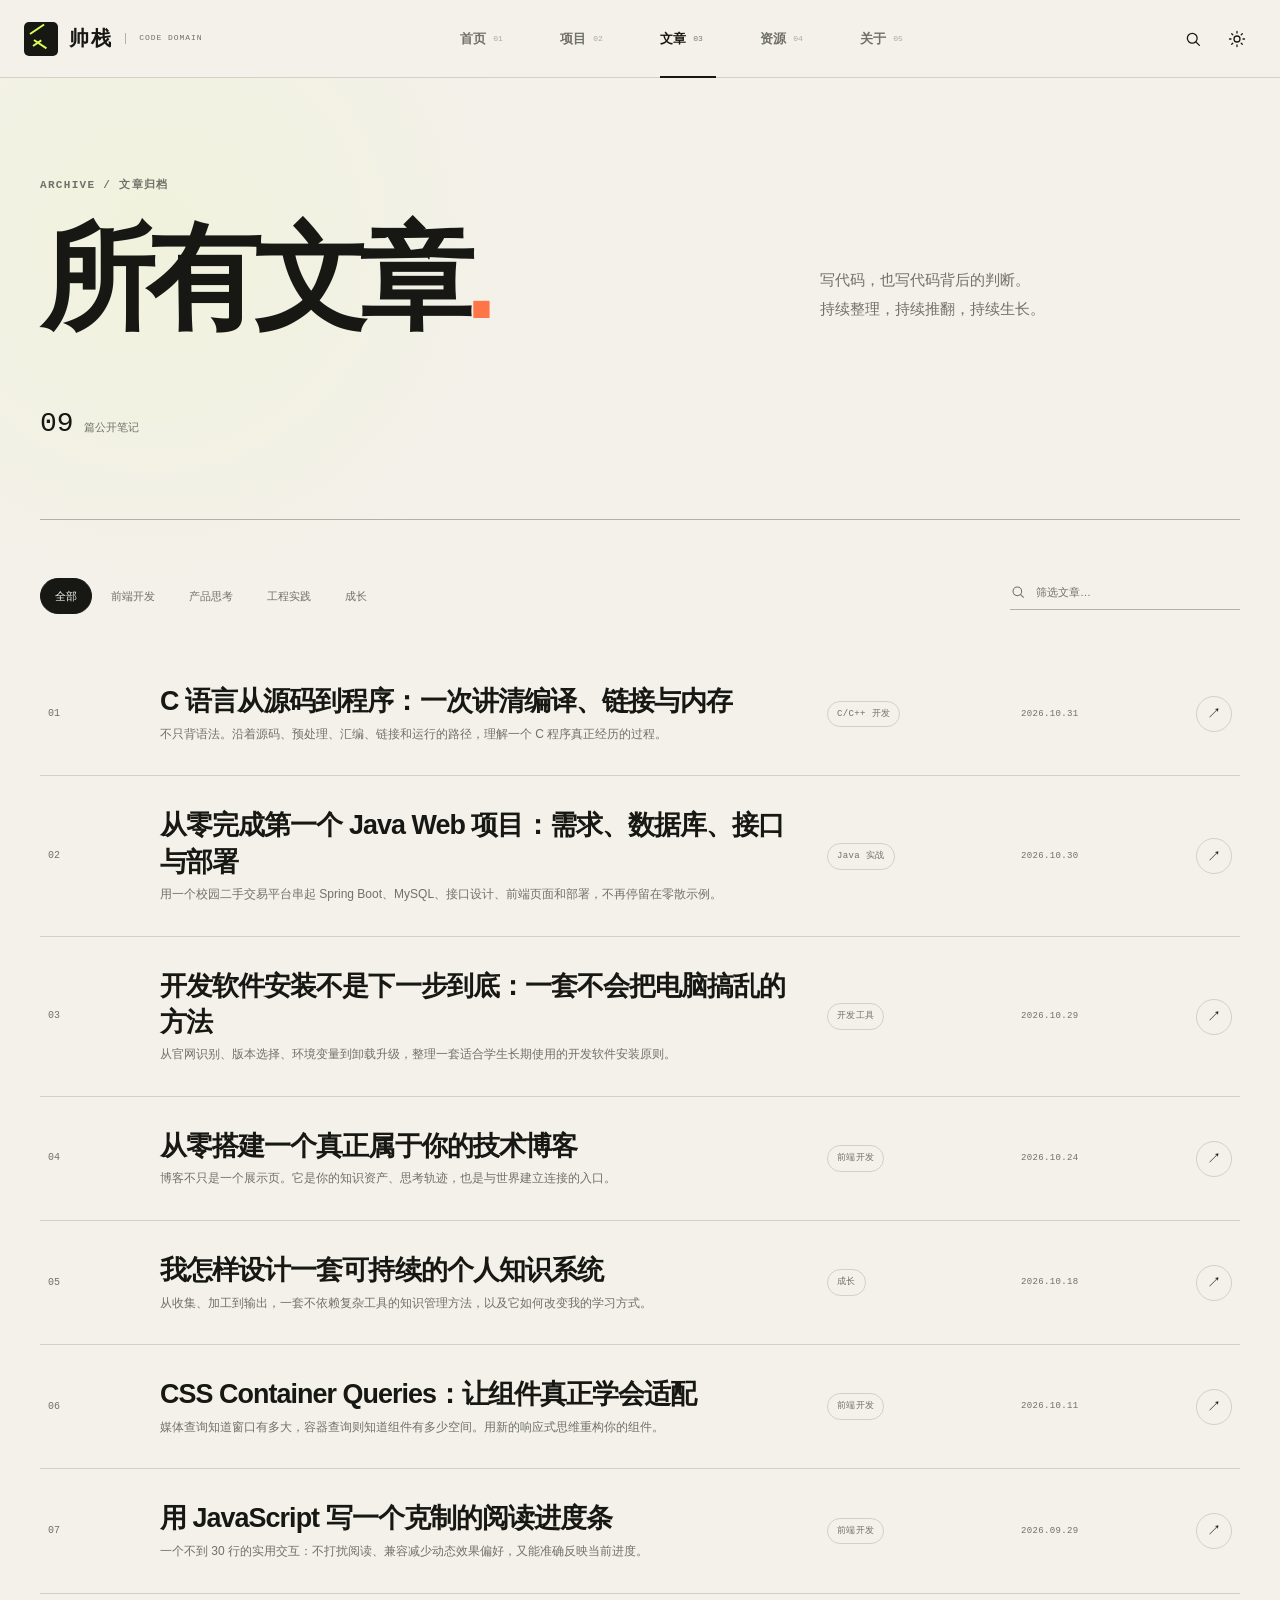
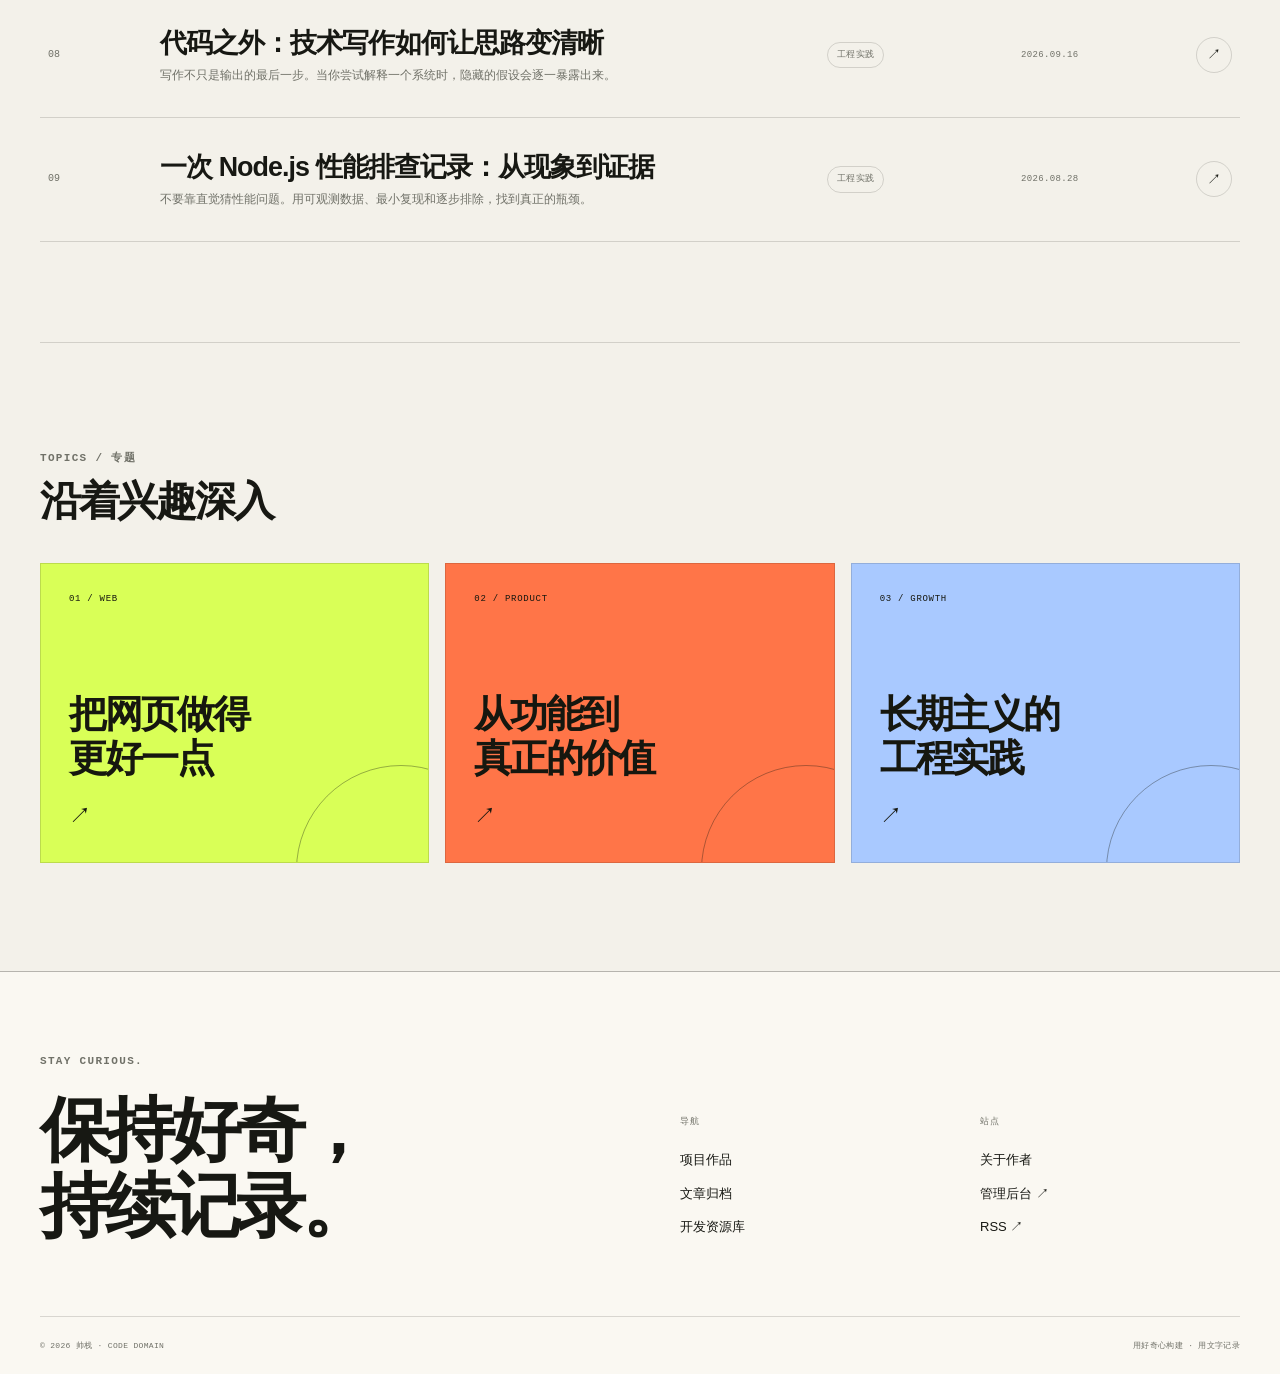
<file: outputs/articles.html>
<!doctype html>
<html lang="zh-CN">
  <head>
    <meta charset="UTF-8" />
    <meta name="viewport" content="width=device-width, initial-scale=1.0" />
    <meta name="description" content="帅栈的全部文章：Java、全栈开发、工程实践、开发工具与个人成长。" />
    <meta name="theme-color" content="#f3f1ea" />
    <title>文章归档 · 帅栈</title>
    <link rel="canonical" href="https://chenyue-dev.github.io/chenyue-site/articles.html" />
    <link rel="icon" href="assets/favicon.svg" type="image/svg+xml" />
    <link rel="stylesheet" href="styles.css" />
    <script>
      (() => {
        const savedTheme = localStorage.getItem("theme");
        const prefersDark = window.matchMedia("(prefers-color-scheme: dark)").matches;
        document.documentElement.dataset.theme = savedTheme || (prefersDark ? "dark" : "light");
      })();
    </script>
    <script src="site-config.js" defer></script>
    <script src="backend.js" defer></script>
    <script src="resources-data.js" defer></script>
    <script src="posts-data.js" defer></script>
    <script src="projects-data.js" defer></script>
    <script src="script.js" defer></script>
  
    <link rel="manifest" href="manifest.webmanifest" />
    <meta name="application-name" content="帅栈" />
    <meta name="apple-mobile-web-app-capable" content="yes" />
    <meta name="apple-mobile-web-app-status-bar-style" content="black-translucent" />
    <meta name="apple-mobile-web-app-title" content="帅栈" />
    <link rel="apple-touch-icon" href="assets/icon-180.png" />
  </head>
  <body data-page="articles">
    <a class="skip-link" href="#main-content">跳到主要内容</a>
    <header class="site-header">
      <div class="nav-shell">
        <a class="brand" href="index.html" aria-label="帅栈首页">
          <span class="brand-mark" aria-hidden="true"><span></span><span></span><span></span></span>
          <span class="brand-name">帅栈</span>
          <span class="brand-en">CODE DOMAIN</span>
        </a>
        <nav class="desktop-nav" aria-label="主导航">
          <a href="index.html" data-nav="home">首页 <span>01</span></a>
          <a href="projects.html" data-nav="projects">项目 <span>02</span></a>
          <a href="articles.html" data-nav="articles">文章 <span>03</span></a>
          <a href="resources.html" data-nav="resources">资源 <span>04</span></a>
          <a href="about.html" data-nav="about">关于 <span>05</span></a>
        </nav>
        <div class="nav-actions">
          <button class="icon-button search-trigger" type="button" aria-label="搜索文章与资源">
            <svg viewBox="0 0 24 24" aria-hidden="true"><circle cx="11" cy="11" r="6.5"></circle><path d="m16 16 4.5 4.5"></path></svg>
          </button>
          <button class="icon-button theme-toggle" type="button" aria-label="切换深浅色主题">
            <svg class="sun-icon" viewBox="0 0 24 24" aria-hidden="true"><circle cx="12" cy="12" r="4"></circle><path d="M12 2v2M12 20v2M4.93 4.93l1.42 1.42M17.65 17.65l1.42 1.42M2 12h2M20 12h2M4.93 19.07l1.42-1.42M17.65 6.35l1.42-1.42"></path></svg>
            <svg class="moon-icon" viewBox="0 0 24 24" aria-hidden="true"><path d="M20.5 14.1A8.5 8.5 0 0 1 9.9 3.5 8.5 8.5 0 1 0 20.5 14.1Z"></path></svg>
          </button>
          <button class="menu-toggle" type="button" aria-label="打开菜单" aria-expanded="false"><span></span><span></span></button>
        </div>
      </div>
      <nav class="mobile-nav" aria-label="移动端导航">
        <a href="index.html">首页</a><a href="projects.html">项目</a><a href="articles.html">文章</a><a href="resources.html">资源</a><a href="about.html">关于</a>
      </nav>
    </header>

    <main id="main-content">
      <section class="archive-hero section-shell">
        <p class="eyebrow">ARCHIVE / 文章归档</p>
        <div class="archive-title-row">
          <h1>所有文章<span>.</span></h1>
          <p>写代码，也写代码背后的判断。<br />持续整理，持续推翻，持续生长。</p>
        </div>
        <div class="archive-count">
          <strong data-article-count>06</strong>
          <span>篇公开笔记</span>
        </div>
      </section>

      <section class="archive section-shell">
        <div class="archive-toolbar">
          <div class="filter-tabs" role="tablist" aria-label="文章分类">
            <button class="filter-tab is-active" type="button" data-filter="全部" role="tab" aria-selected="true">全部</button>
            <button class="filter-tab" type="button" data-filter="前端开发" role="tab" aria-selected="false">前端开发</button>
            <button class="filter-tab" type="button" data-filter="产品思考" role="tab" aria-selected="false">产品思考</button>
            <button class="filter-tab" type="button" data-filter="工程实践" role="tab" aria-selected="false">工程实践</button>
            <button class="filter-tab" type="button" data-filter="成长" role="tab" aria-selected="false">成长</button>
          </div>
          <label class="archive-search">
            <svg viewBox="0 0 24 24" aria-hidden="true"><circle cx="11" cy="11" r="6.5"></circle><path d="m16 16 4.5 4.5"></path></svg>
            <input type="search" placeholder="筛选文章…" data-archive-search />
          </label>
        </div>
        <div class="archive-list" data-post-list="archive"></div>
        <div class="archive-empty" data-archive-empty hidden>
          <span>∅</span>
          <h2>没有找到相关文章</h2>
          <p>换一个关键词或分类试试。</p>
        </div>
      </section>

      <section class="topics section-shell">
        <div class="section-heading">
          <div>
            <p class="eyebrow">TOPICS / 专题</p>
            <h2>沿着兴趣深入</h2>
          </div>
        </div>
        <div class="topic-grid">
          <button class="topic-card topic-green" type="button" data-topic-filter="前端开发">
            <span>01 / WEB</span><h3>把网页做得<br />更好一点</h3><b>↗</b>
          </button>
          <button class="topic-card topic-orange" type="button" data-topic-filter="产品思考">
            <span>02 / PRODUCT</span><h3>从功能到<br />真正的价值</h3><b>↗</b>
          </button>
          <button class="topic-card topic-blue" type="button" data-topic-filter="成长">
            <span>03 / GROWTH</span><h3>长期主义的<br />工程实践</h3><b>↗</b>
          </button>
        </div>
      </section>
    </main>

    <footer class="site-footer">
      <div class="footer-top section-shell">
        <div><p class="eyebrow">STAY CURIOUS.</p><h2>保持好奇，<br />持续记录。</h2></div>
        <div class="footer-links">
          <div><span>导航</span><a href="projects.html">项目作品</a><a href="articles.html">文章归档</a><a href="resources.html">开发资源库</a></div>
          <div><span>站点</span><a href="about.html">关于作者</a><a href="admin.html">管理后台 ↗</a><a href="#" data-rss-link>RSS ↗</a></div>
        </div>
      </div>
      <div class="footer-bottom section-shell"><span>© <span data-current-year></span> 帅栈 · CODE DOMAIN</span><span>用好奇心构建 · 用文字记录</span></div>
    </footer>

    <dialog class="search-dialog" aria-labelledby="search-title">
      <div class="search-panel">
        <div class="search-panel-top"><label id="search-title" for="global-search">搜索文章与资源</label><button class="search-close" type="button" aria-label="关闭搜索">ESC</button></div>
        <div class="search-input-wrap"><svg viewBox="0 0 24 24" aria-hidden="true"><circle cx="11" cy="11" r="6.5"></circle><path d="m16 16 4.5 4.5"></path></svg><input id="global-search" type="search" placeholder="输入文章、工具或技术关键词…" autocomplete="off" /></div>
        <div class="search-results" data-search-results><p class="search-empty">输入关键词，在文章与资源库中寻找答案。</p></div>
      </div>
    </dialog>
    <button class="back-to-top" type="button" aria-label="回到顶部">↑</button>
  </body>
</html>
</file>
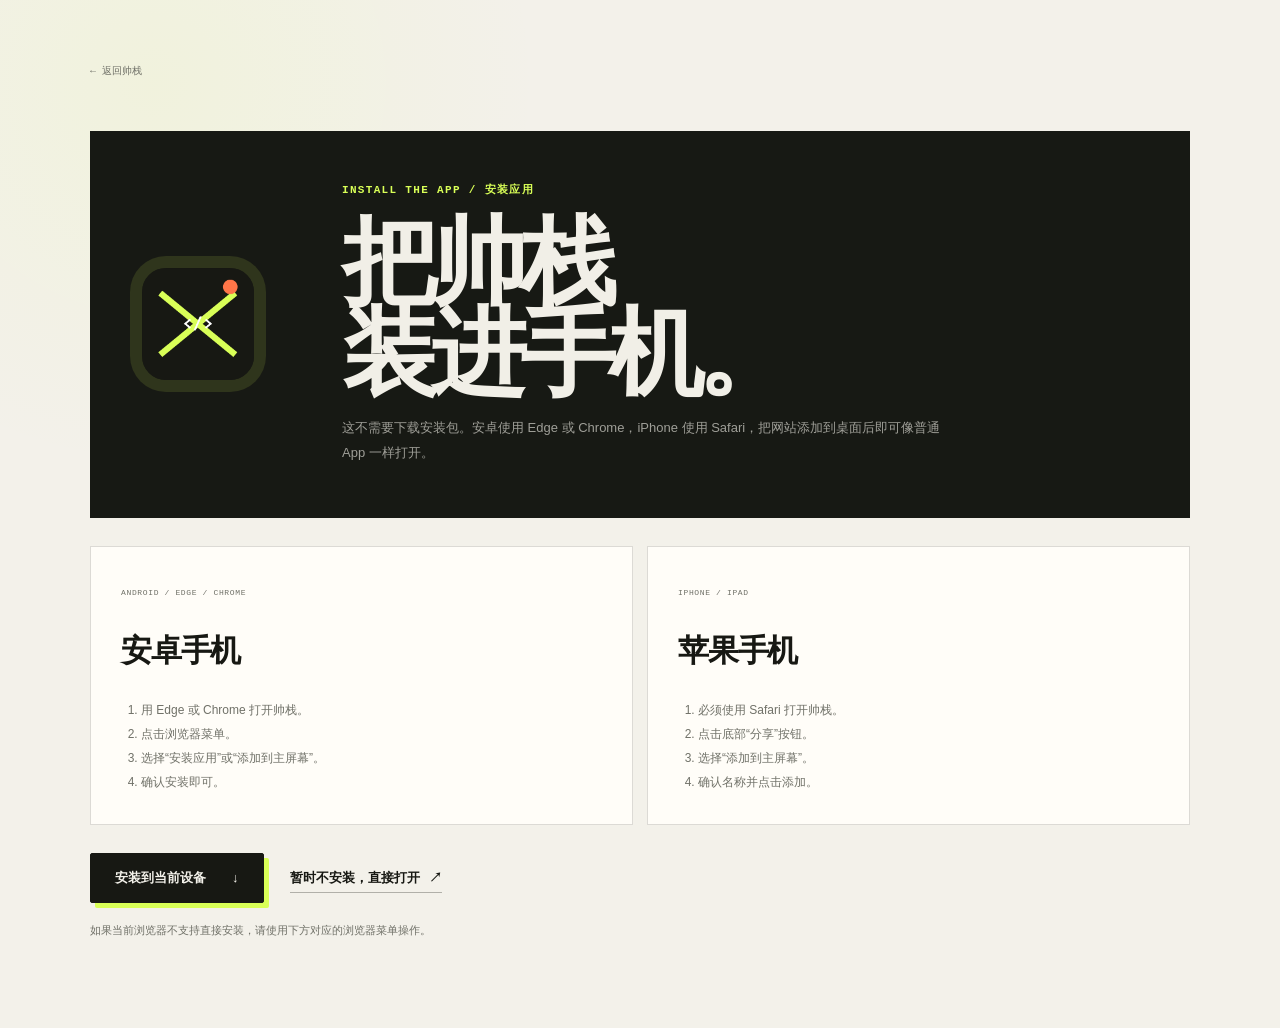
<file: outputs/install.html>
<!doctype html>
<html lang="zh-CN">
  <head>
    <meta charset="UTF-8" />
    <meta name="viewport" content="width=device-width, initial-scale=1.0" />
    <meta name="description" content="把帅栈安装到手机桌面，像普通 App 一样阅读文章、查看项目和打开开发资源。" />
    <title>安装帅栈 App · 帅栈</title>
    <link rel="icon" href="assets/favicon.svg" type="image/svg+xml" />
    <link rel="stylesheet" href="styles.css" />
  
    <link rel="manifest" href="manifest.webmanifest" />
    <meta name="application-name" content="帅栈" />
    <meta name="apple-mobile-web-app-capable" content="yes" />
    <meta name="apple-mobile-web-app-status-bar-style" content="black-translucent" />
    <meta name="apple-mobile-web-app-title" content="帅栈" />
    <link rel="apple-touch-icon" href="assets/icon-180.png" />
  </head>
  <body data-page="install">
    <main class="install-page">
      <a class="back-link" href="index.html">← 返回帅栈</a>
      <div class="install-hero">
        <img src="assets/icon-192.png" width="112" height="112" alt="帅栈应用图标" />
        <div>
          <p class="eyebrow">INSTALL THE APP / 安装应用</p>
          <h1>把帅栈<br />装进手机。</h1>
          <p>这不需要下载安装包。安卓使用 Edge 或 Chrome，iPhone 使用 Safari，把网站添加到桌面后即可像普通 App 一样打开。</p>
        </div>
      </div>
      <div class="install-grid">
        <article>
          <span>ANDROID / EDGE / CHROME</span>
          <h2>安卓手机</h2>
          <ol>
            <li>用 Edge 或 Chrome 打开帅栈。</li>
            <li>点击浏览器菜单。</li>
            <li>选择“安装应用”或“添加到主屏幕”。</li>
            <li>确认安装即可。</li>
          </ol>
        </article>
        <article>
          <span>IPHONE / IPAD</span>
          <h2>苹果手机</h2>
          <ol>
            <li>必须使用 Safari 打开帅栈。</li>
            <li>点击底部“分享”按钮。</li>
            <li>选择“添加到主屏幕”。</li>
            <li>确认名称并点击添加。</li>
          </ol>
        </article>
      </div>
      <div class="install-actions">
        <button class="button button-primary" type="button" data-install-app>
          安装到当前设备 <span>↓</span>
        </button>
        <a class="text-link" href="index.html">暂时不安装，直接打开 <span>↗</span></a>
      </div>
      <p class="install-message" data-install-message>
        如果当前浏览器不支持直接安装，请使用下方对应的浏览器菜单操作。
      </p>
    </main>
    <script src="script.js" defer></script>
  </body>
</html>
</file>
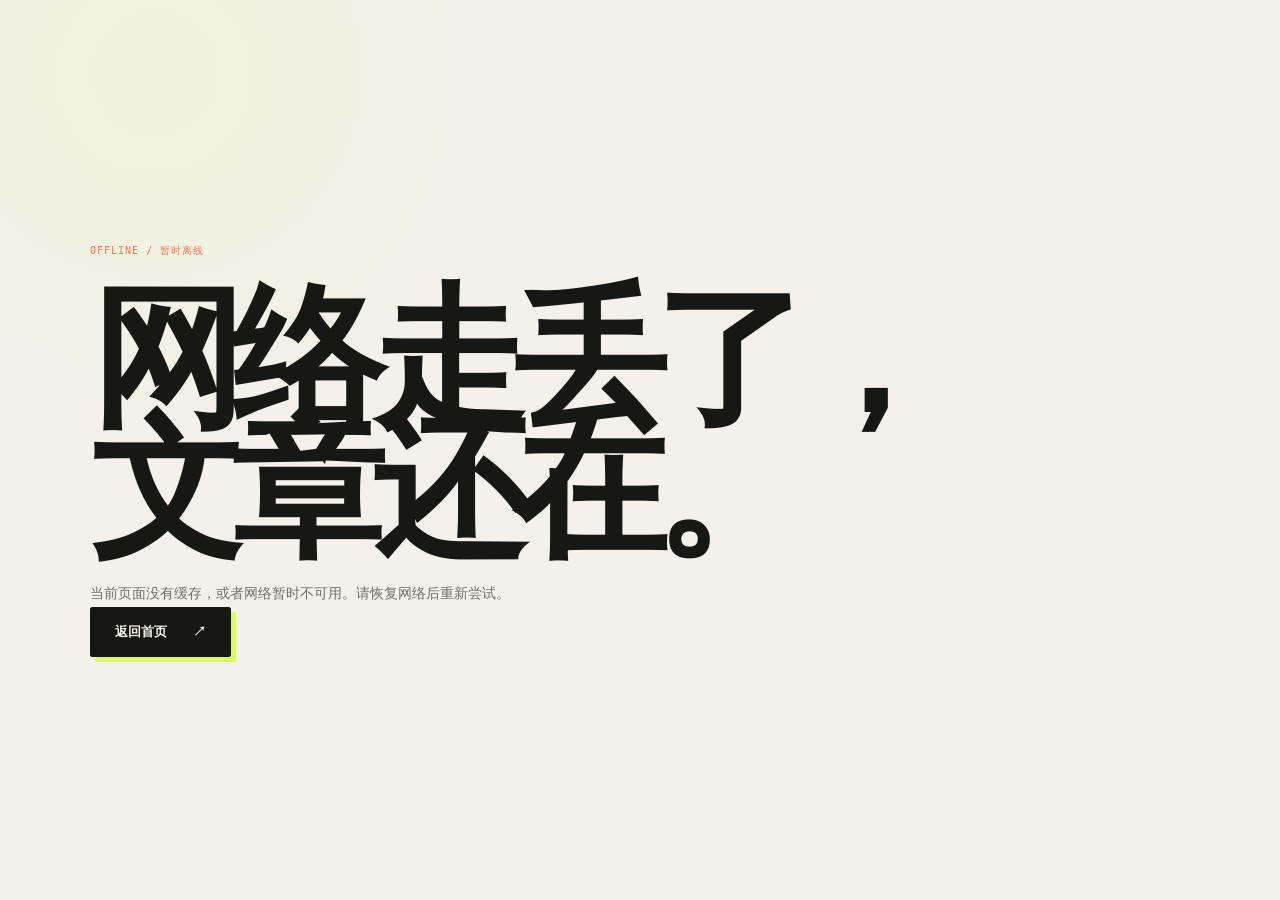
<file: outputs/offline.html>
<!doctype html>
<html lang="zh-CN">
  <head>
    <meta charset="UTF-8" />
    <meta name="viewport" content="width=device-width, initial-scale=1.0" />
    <meta name="theme-color" content="#171813" />
    <title>暂时离线 · 帅栈</title>
    <link rel="icon" href="assets/favicon.svg" type="image/svg+xml" />
    <link rel="stylesheet" href="styles.css" />
  
    <link rel="manifest" href="manifest.webmanifest" />
    <meta name="application-name" content="帅栈" />
    <meta name="apple-mobile-web-app-capable" content="yes" />
    <meta name="apple-mobile-web-app-status-bar-style" content="black-translucent" />
    <meta name="apple-mobile-web-app-title" content="帅栈" />
    <link rel="apple-touch-icon" href="assets/icon-180.png" />
  </head>
  <body>
    <main class="not-found">
      <span>OFFLINE / 暂时离线</span>
      <h1>网络走丢了，<br />文章还在。</h1>
      <p>当前页面没有缓存，或者网络暂时不可用。请恢复网络后重新尝试。</p>
      <a class="button button-primary" href="index.html">返回首页 <span>↗</span></a>
    </main>
  </body>
</html>
</file>
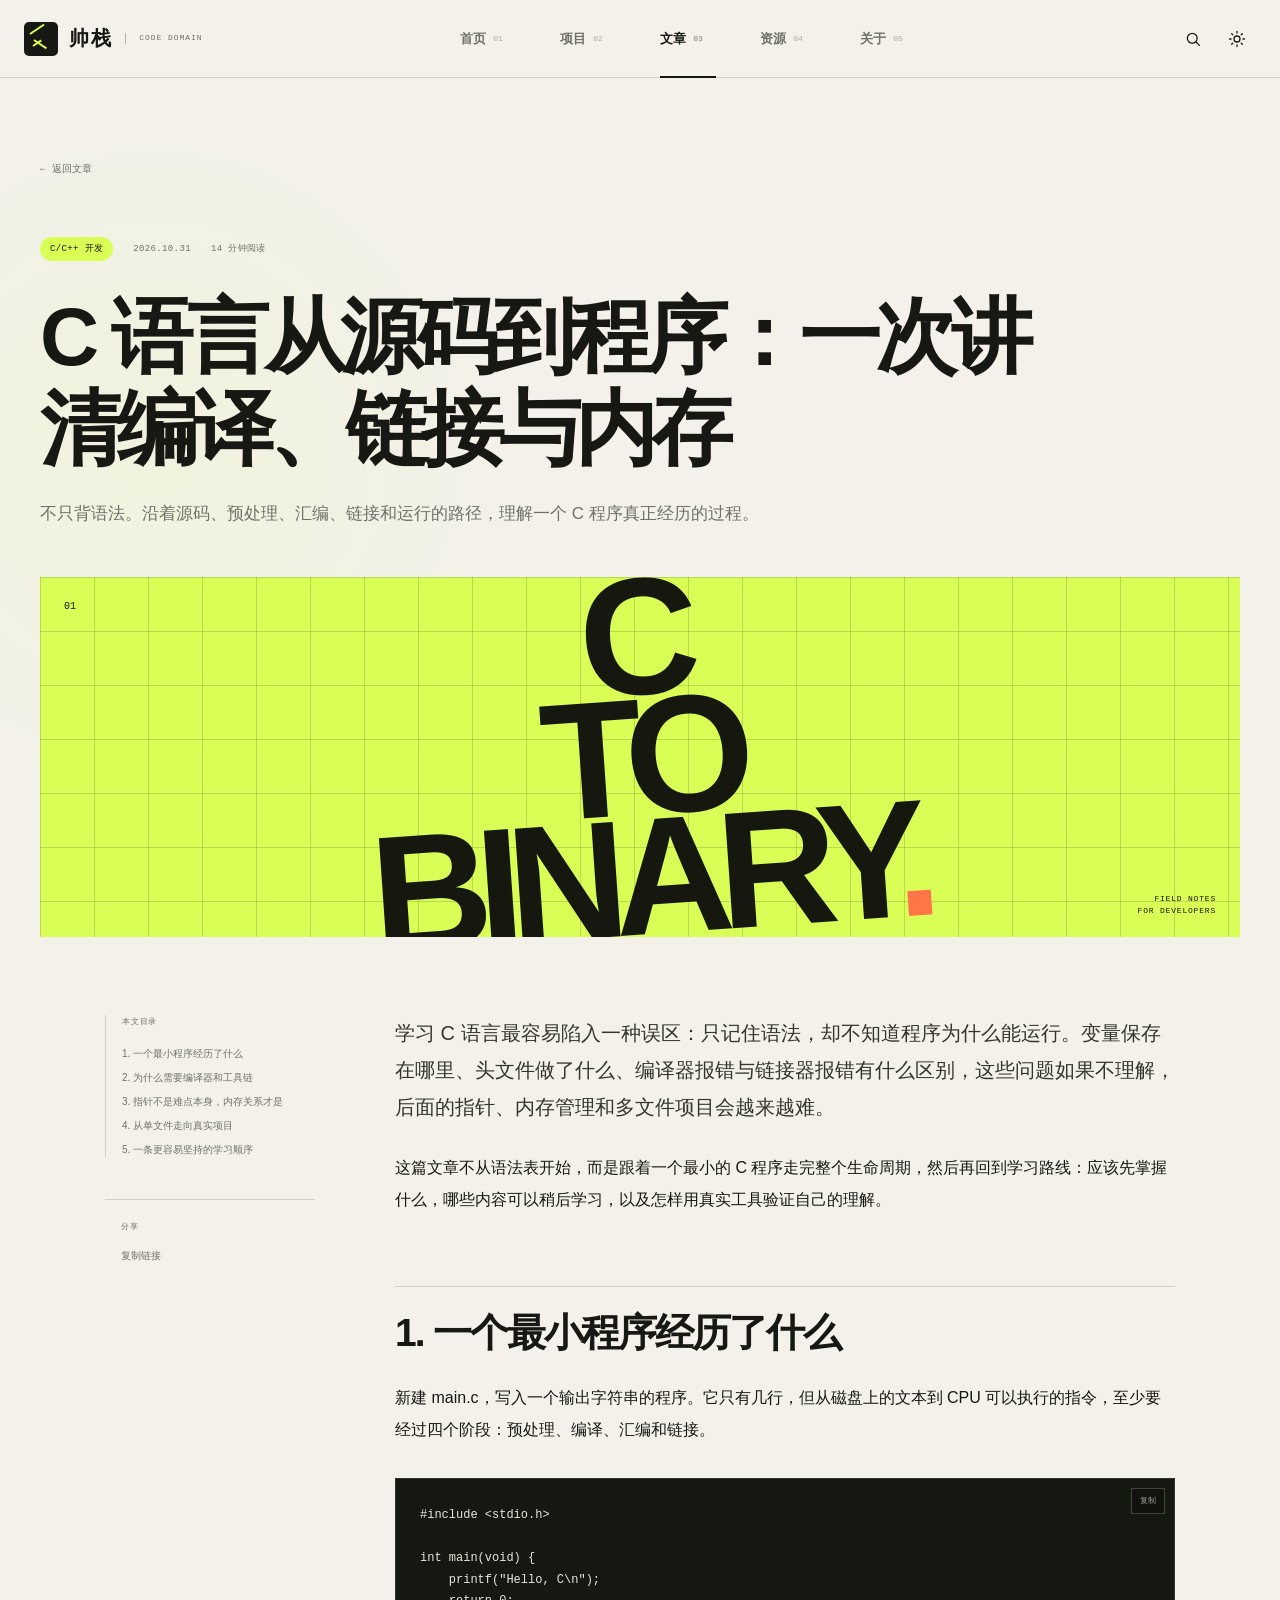
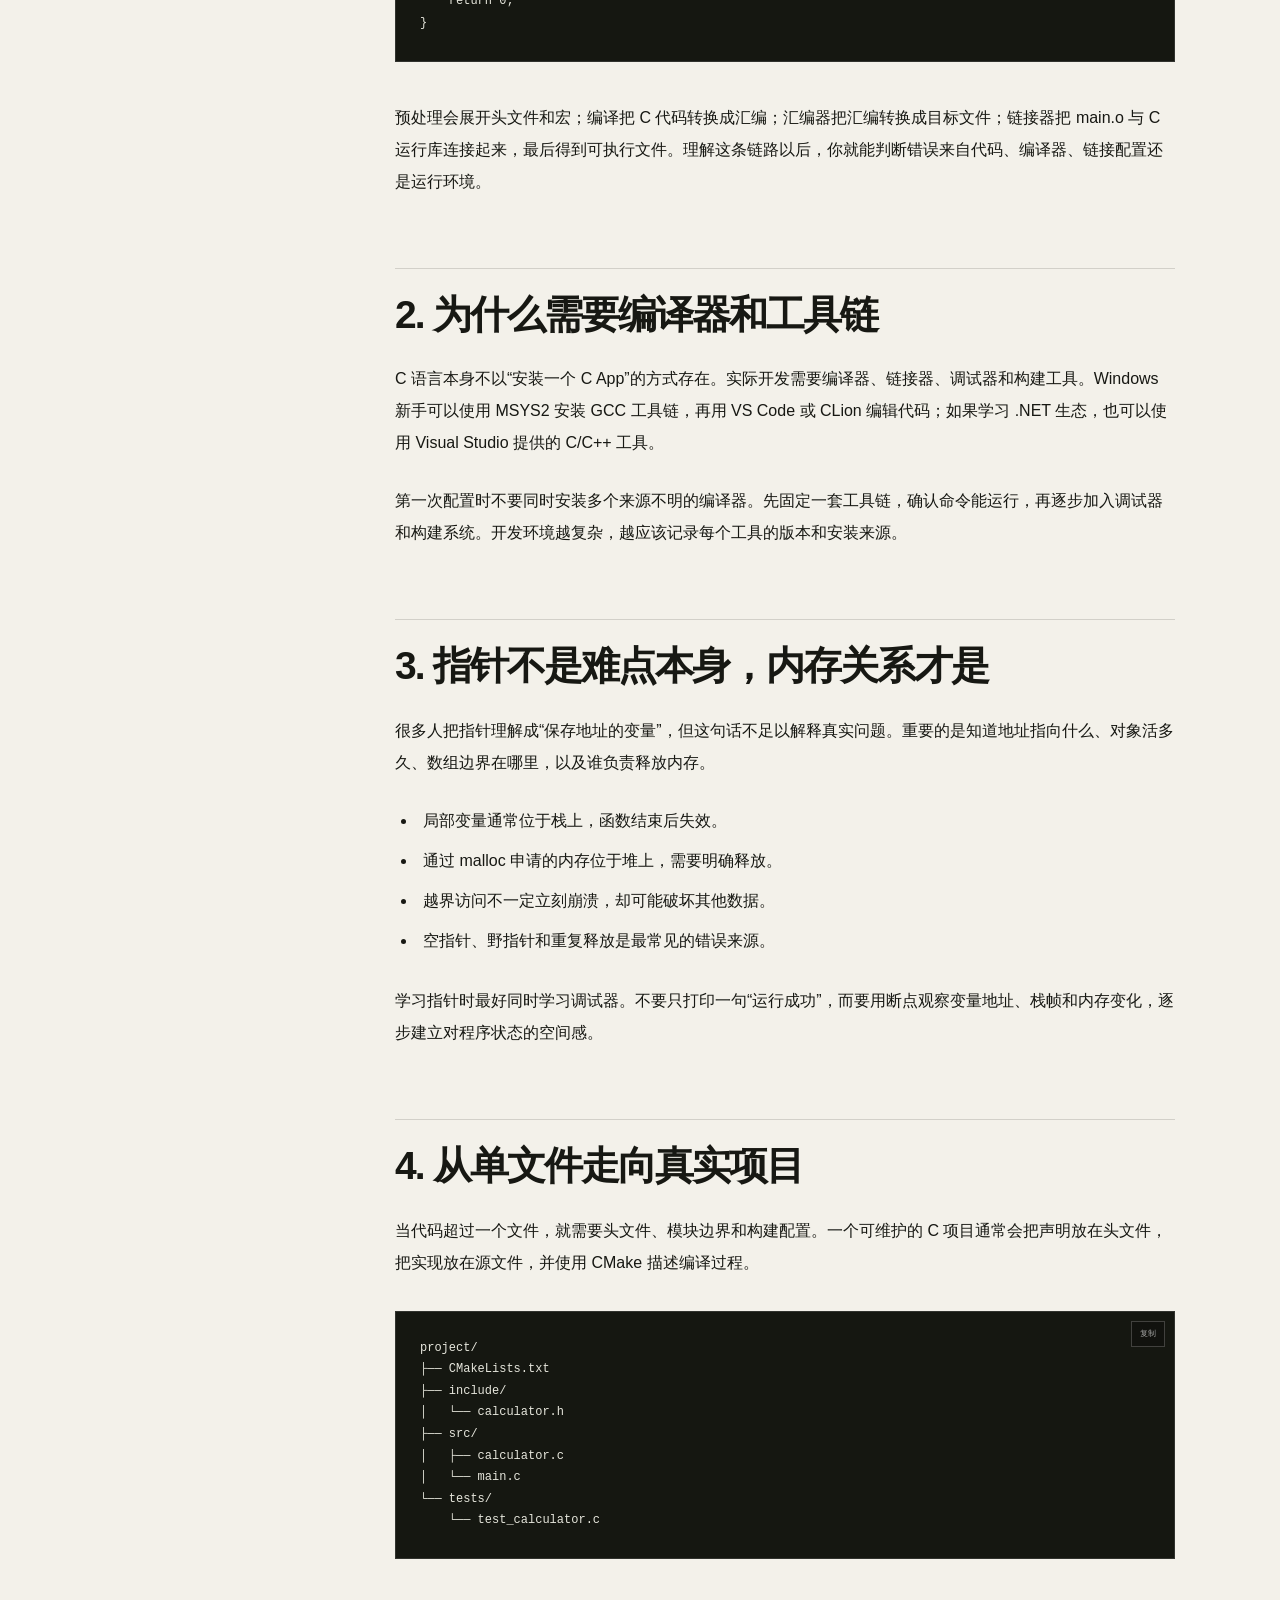
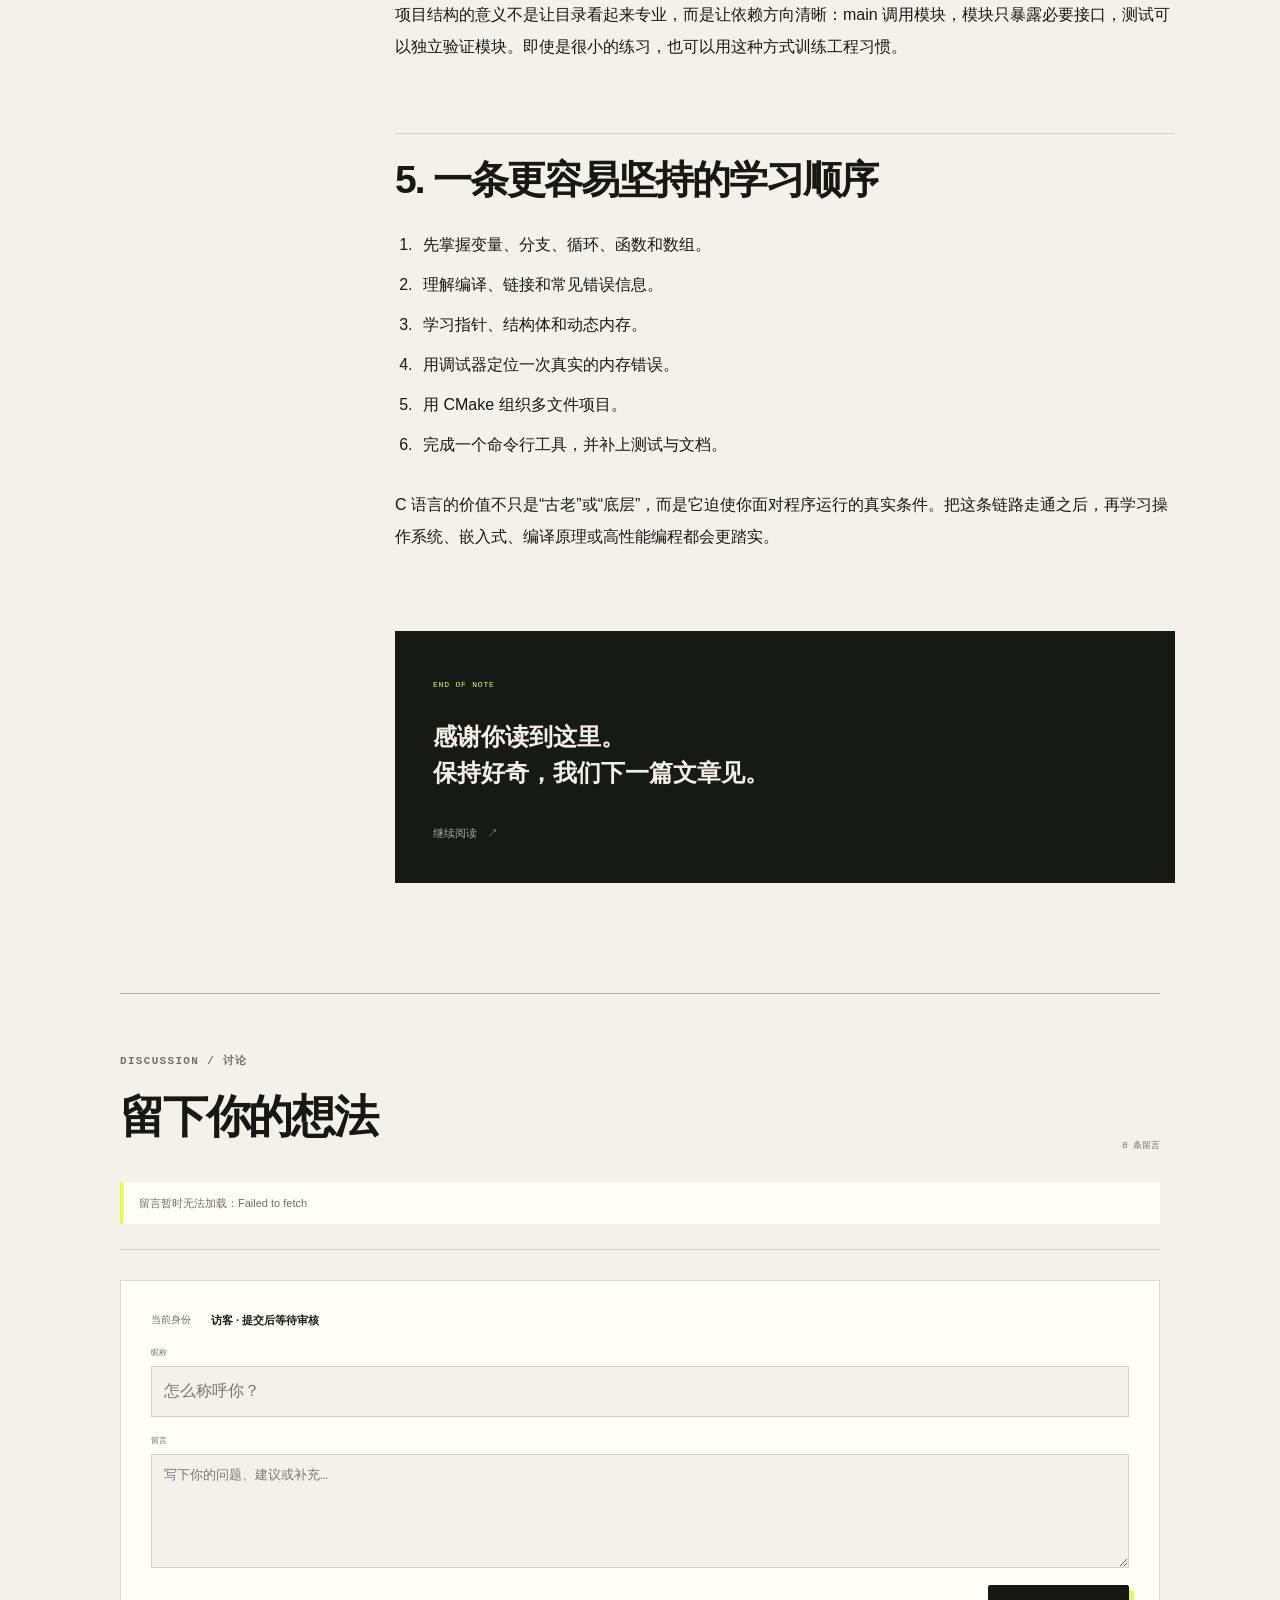
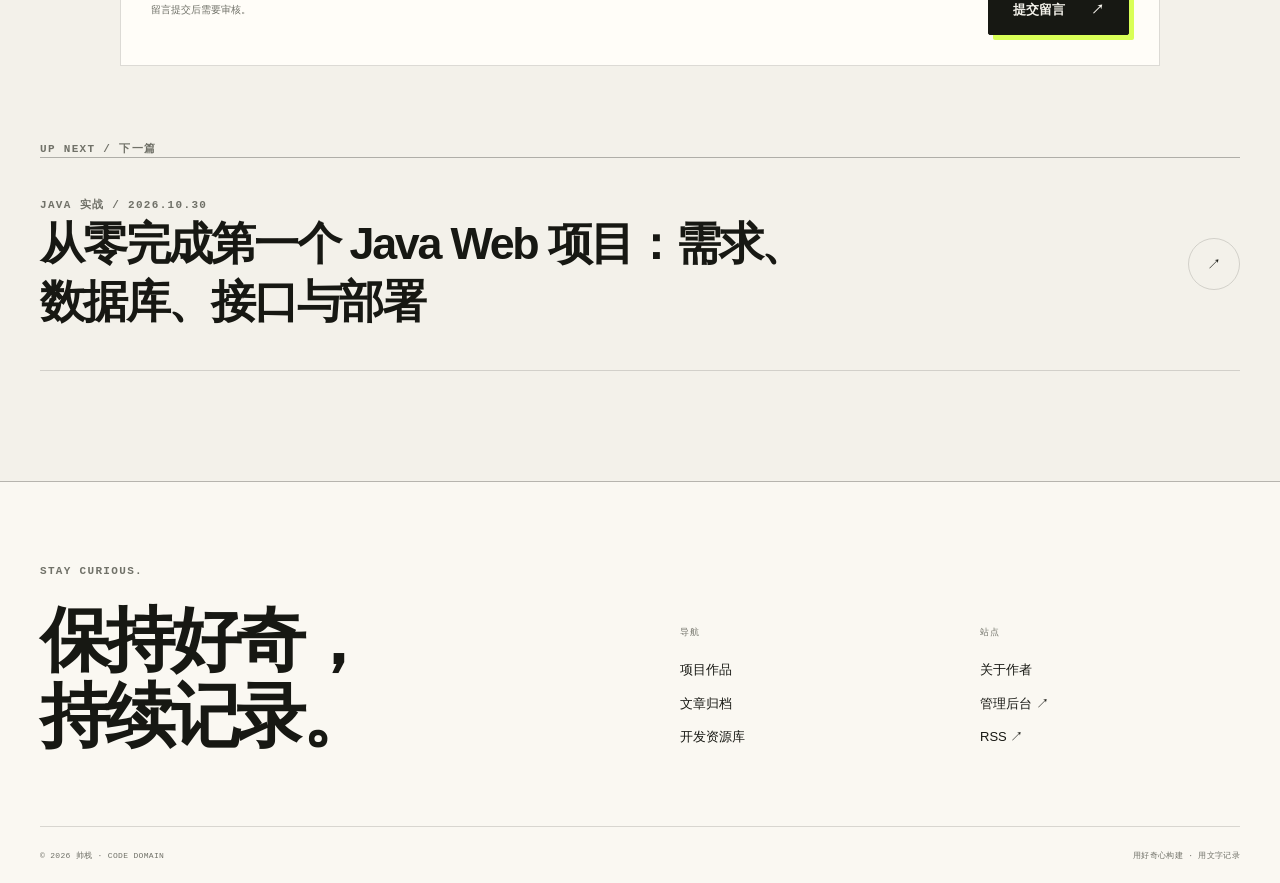
<file: outputs/post.html>
<!doctype html>
<html lang="zh-CN">
  <head>
    <meta charset="UTF-8" />
    <meta name="viewport" content="width=device-width, initial-scale=1.0" />
    <meta name="description" content="帅栈技术笔记文章详情。" />
    <meta name="theme-color" content="#f3f1ea" />
    <title>文章 · 帅栈</title>
    <link rel="canonical" href="https://chenyue-dev.github.io/chenyue-site/post.html" />
    <link rel="icon" href="assets/favicon.svg" type="image/svg+xml" />
    <link rel="stylesheet" href="styles.css" />
    <script>
      (() => {
        const savedTheme = localStorage.getItem("theme");
        const prefersDark = window.matchMedia("(prefers-color-scheme: dark)").matches;
        document.documentElement.dataset.theme = savedTheme || (prefersDark ? "dark" : "light");
      })();
    </script>
    <script src="site-config.js" defer></script>
    <script src="backend.js" defer></script>
    <script src="resources-data.js" defer></script>
    <script src="posts-data.js" defer></script>
    <script src="projects-data.js" defer></script>
    <script src="script.js" defer></script>
  
    <link rel="manifest" href="manifest.webmanifest" />
    <meta name="application-name" content="帅栈" />
    <meta name="apple-mobile-web-app-capable" content="yes" />
    <meta name="apple-mobile-web-app-status-bar-style" content="black-translucent" />
    <meta name="apple-mobile-web-app-title" content="帅栈" />
    <link rel="apple-touch-icon" href="assets/icon-180.png" />
  </head>
  <body data-page="post">
    <a class="skip-link" href="#main-content">跳到主要内容</a>
    <div class="reading-progress" aria-hidden="true"><span></span></div>
    <header class="site-header">
      <div class="nav-shell">
        <a class="brand" href="index.html" aria-label="帅栈首页">
          <span class="brand-mark" aria-hidden="true"><span></span><span></span><span></span></span>
          <span class="brand-name">帅栈</span><span class="brand-en">CODE DOMAIN</span>
        </a>
        <nav class="desktop-nav" aria-label="主导航">
          <a href="index.html" data-nav="home">首页 <span>01</span></a>
          <a href="projects.html" data-nav="projects">项目 <span>02</span></a>
          <a href="articles.html" data-nav="articles">文章 <span>03</span></a>
          <a href="resources.html" data-nav="resources">资源 <span>04</span></a>
          <a href="about.html" data-nav="about">关于 <span>05</span></a>
        </nav>
        <div class="nav-actions">
          <button class="icon-button search-trigger" type="button" aria-label="搜索文章与资源"><svg viewBox="0 0 24 24" aria-hidden="true"><circle cx="11" cy="11" r="6.5"></circle><path d="m16 16 4.5 4.5"></path></svg></button>
          <button class="icon-button theme-toggle" type="button" aria-label="切换深浅色主题">
            <svg class="sun-icon" viewBox="0 0 24 24" aria-hidden="true"><circle cx="12" cy="12" r="4"></circle><path d="M12 2v2M12 20v2M4.93 4.93l1.42 1.42M17.65 17.65l1.42 1.42M2 12h2M20 12h2M4.93 19.07l1.42-1.42M17.65 6.35l1.42-1.42"></path></svg>
            <svg class="moon-icon" viewBox="0 0 24 24" aria-hidden="true"><path d="M20.5 14.1A8.5 8.5 0 0 1 9.9 3.5 8.5 8.5 0 1 0 20.5 14.1Z"></path></svg>
          </button>
          <button class="menu-toggle" type="button" aria-label="打开菜单" aria-expanded="false"><span></span><span></span></button>
        </div>
      </div>
      <nav class="mobile-nav" aria-label="移动端导航"><a href="index.html">首页</a><a href="projects.html">项目</a><a href="articles.html">文章</a><a href="resources.html">资源</a><a href="about.html">关于</a></nav>
    </header>

    <main id="main-content" data-post-page>
      <article>
        <header class="article-hero section-shell" data-article-header>
          <a class="back-link" href="articles.html">← 返回文章</a>
          <div class="article-kicker">
            <span data-article-category>前端开发</span>
            <span data-article-date>2026.10.24</span>
            <span data-article-read-time>12 分钟阅读</span>
          </div>
          <h1 data-article-title>从零搭建一个真正属于你的技术博客</h1>
          <p class="article-deck" data-article-excerpt>
            博客不只是一个展示页。它是你的知识资产、思考轨迹，也是与世界建立连接的入口。
          </p>
        </header>

        <div class="article-cover section-shell" data-article-cover>
          <div class="cover-grid"></div>
          <span class="cover-index" data-article-cover-index>01</span>
          <div class="cover-word">MAKE<br />IT<br />YOURS<span>.</span></div>
          <div class="cover-meta">FIELD NOTES<br />FOR DEVELOPERS</div>
        </div>

        <div class="article-layout section-shell">
          <aside class="article-aside">
            <div class="toc" data-toc>
              <span>本文目录</span>
            </div>
            <div class="share-block">
              <span>分享</span>
              <button type="button" data-copy-link>复制链接</button>
            </div>
          </aside>
          <div class="article-main">
            <div class="article-body" data-article-body></div>
            <div class="article-end">
              <span>END OF NOTE</span>
              <p>感谢你读到这里。<br />保持好奇，我们下一篇文章见。</p>
              <a href="articles.html">继续阅读 <span>↗</span></a>
            </div>
          </div>
        </div>
      </article>

      <section class="comments-section section-shell" id="comments">
        <div class="comments-heading">
          <div>
            <p class="eyebrow">DISCUSSION / 讨论</p>
            <h2>留下你的想法</h2>
          </div>
          <span data-comment-count>0 条留言</span>
        </div>
        <div class="comment-status" data-comment-status>
          <p>无需登录，填写昵称即可留言。留言会在审核通过后公开；请勿发布隐私信息和垃圾内容。</p>
        </div>
        <div class="comments-list" data-comments-list></div>
        <div class="comment-auth" data-comment-auth hidden>
          <h3>登录后留言</h3>
          <p>输入邮箱接收一次性登录链接。邮箱不会公开，只用于确认留言身份。</p>
          <form data-comment-login-form>
            <input type="email" name="email" placeholder="你的邮箱" required autocomplete="email" />
            <button type="submit">发送登录链接 <span>↗</span></button>
          </form>
          <p data-comment-login-message></p>
        </div>
        <form class="comment-form" data-comment-form hidden>
          <div class="comment-form-user">
            <span>当前身份</span>
            <strong data-comment-user>已登录</strong>
            <button type="button" data-comment-signout>退出</button>
          </div>
          <label><span>昵称</span><input name="author_name" maxlength="30" placeholder="怎么称呼你？" required /></label>
          <label><span>留言</span><textarea name="content" rows="6" maxlength="1200" placeholder="写下你的问题、建议或补充…" required></textarea></label>
          <div class="comment-form-bottom">
            <span data-comment-form-message>留言提交后需要审核。</span>
            <button class="button button-primary" type="submit">提交留言 <span>↗</span></button>
          </div>
        </form>
      </section>

      <section class="next-read section-shell">
        <p class="eyebrow">UP NEXT / 下一篇</p>
        <div data-next-post></div>
      </section>
    </main>

    <footer class="site-footer">
      <div class="footer-top section-shell">
        <div><p class="eyebrow">STAY CURIOUS.</p><h2>保持好奇，<br />持续记录。</h2></div>
        <div class="footer-links">
          <div><span>导航</span><a href="projects.html">项目作品</a><a href="articles.html">文章归档</a><a href="resources.html">开发资源库</a></div>
          <div><span>站点</span><a href="about.html">关于作者</a><a href="admin.html">管理后台 ↗</a><a href="#" data-rss-link>RSS ↗</a></div>
        </div>
      </div>
      <div class="footer-bottom section-shell"><span>© <span data-current-year></span> 帅栈 · CODE DOMAIN</span><span>用好奇心构建 · 用文字记录</span></div>
    </footer>

    <dialog class="search-dialog" aria-labelledby="search-title">
      <div class="search-panel">
        <div class="search-panel-top"><label id="search-title" for="global-search">搜索文章与资源</label><button class="search-close" type="button" aria-label="关闭搜索">ESC</button></div>
        <div class="search-input-wrap"><svg viewBox="0 0 24 24" aria-hidden="true"><circle cx="11" cy="11" r="6.5"></circle><path d="m16 16 4.5 4.5"></path></svg><input id="global-search" type="search" placeholder="输入文章、工具或技术关键词…" autocomplete="off" /></div>
        <div class="search-results" data-search-results><p class="search-empty">输入关键词，在文章与资源库中寻找答案。</p></div>
      </div>
    </dialog>
    <button class="back-to-top" type="button" aria-label="回到顶部">↑</button>
  </body>
</html>
</file>
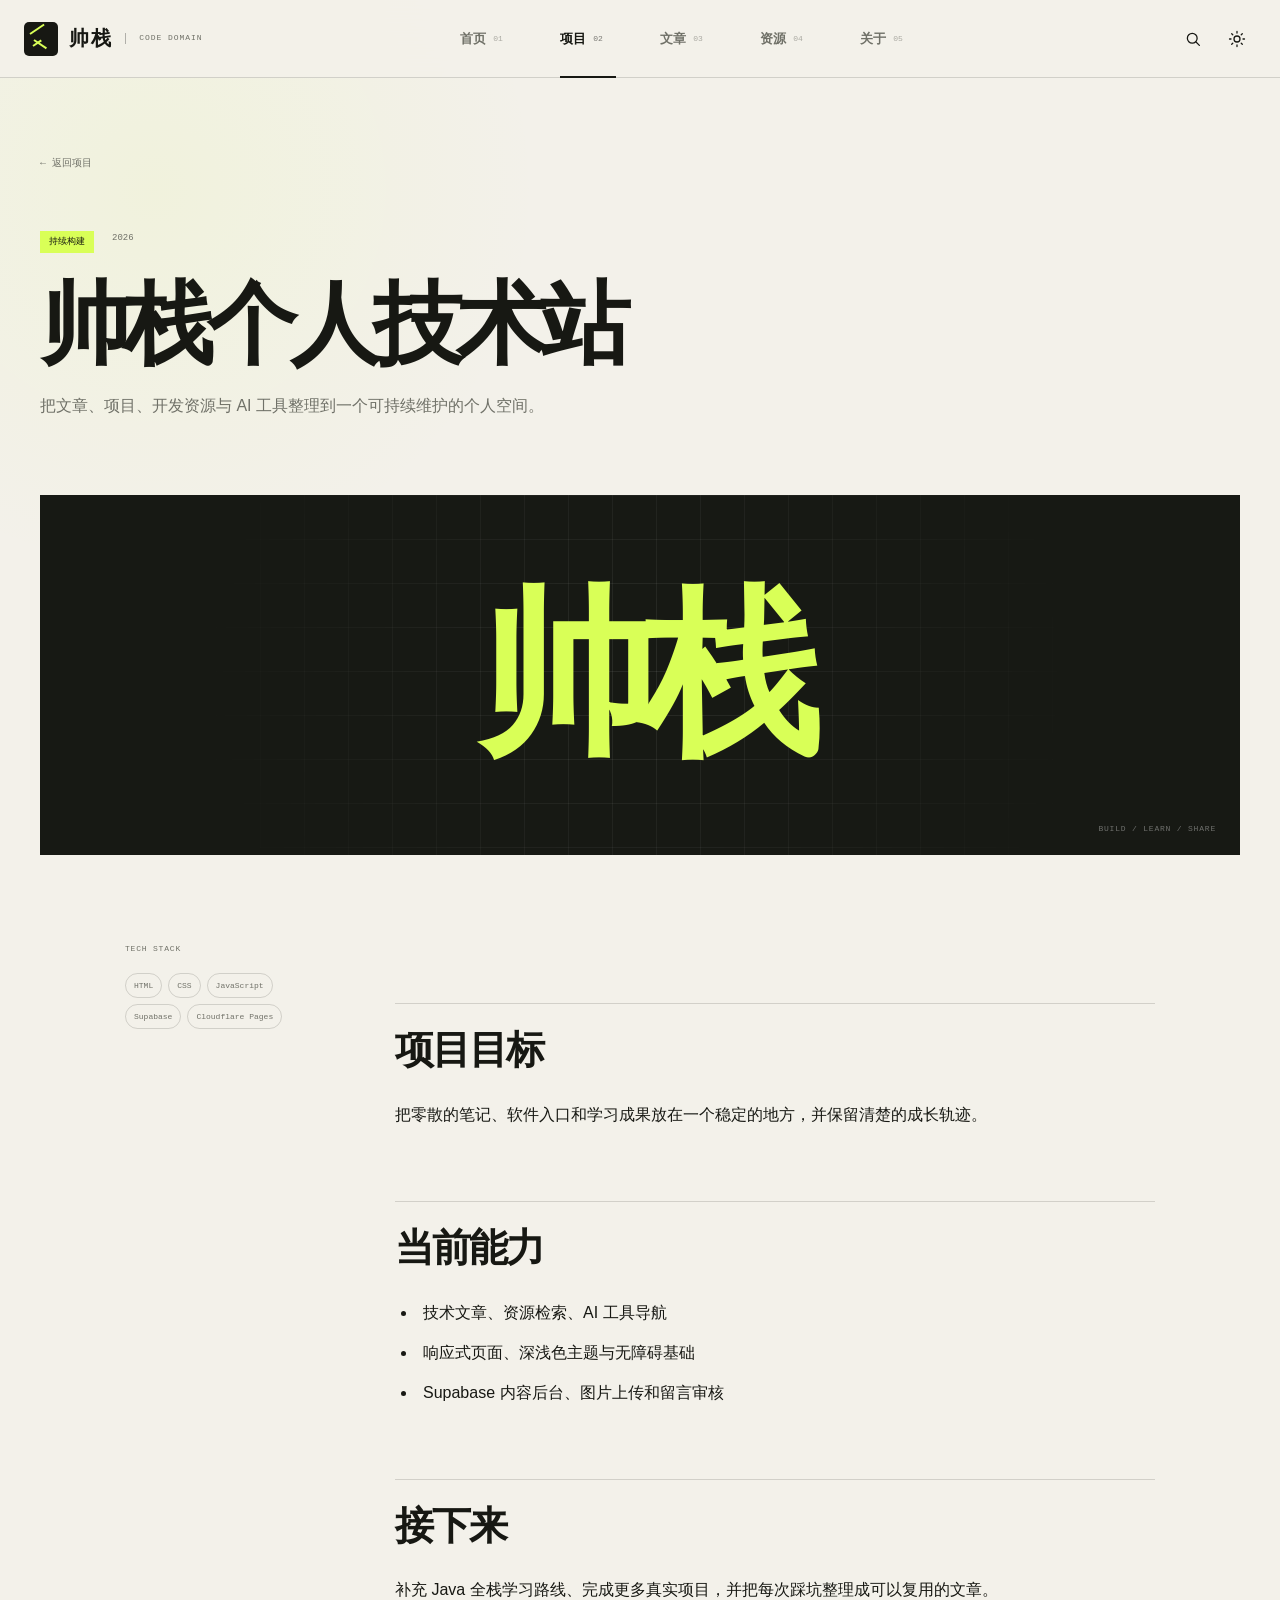
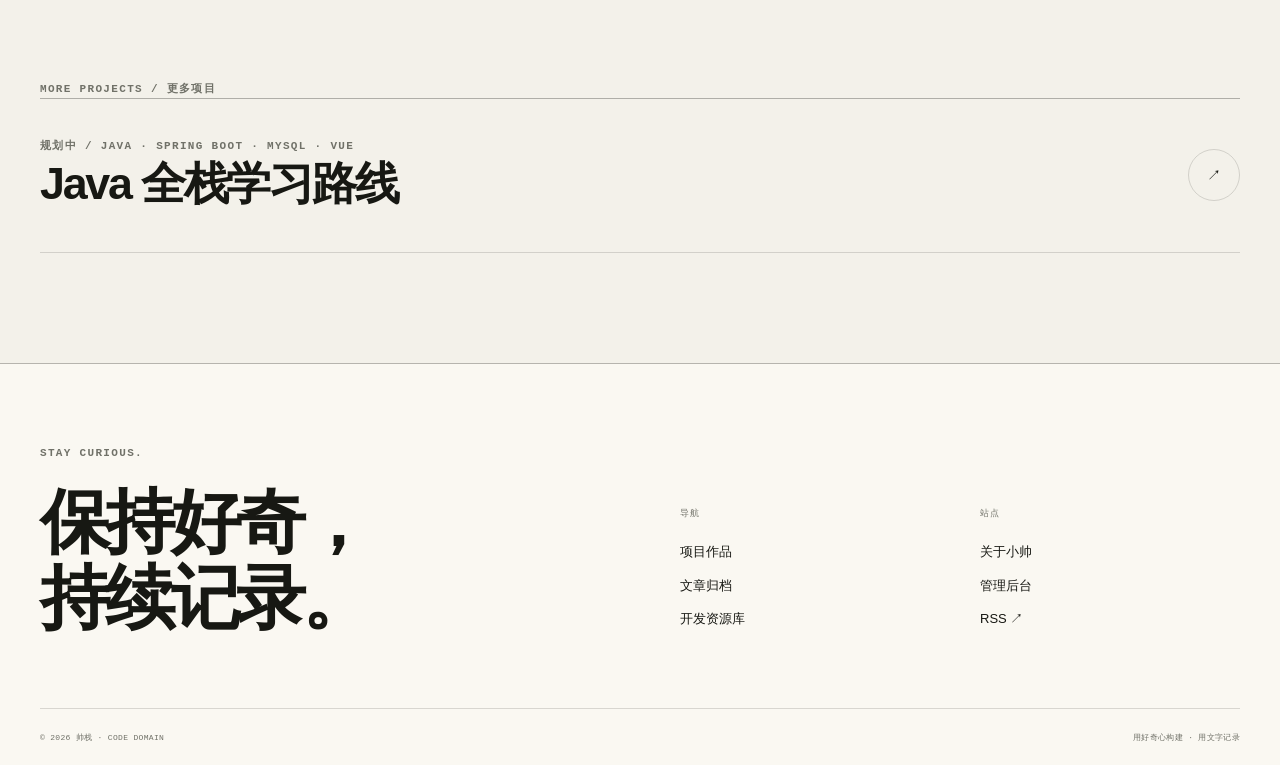
<file: outputs/project.html>
<!doctype html>
<html lang="zh-CN">
  <head>
    <meta charset="UTF-8" />
    <meta name="viewport" content="width=device-width, initial-scale=1.0" />
    <meta name="description" content="帅栈项目详情。" />
    <meta name="theme-color" content="#f3f1ea" />
    <title>项目 · 帅栈</title>
    <link rel="canonical" href="https://chenyue-dev.github.io/chenyue-site/project.html" />
    <link rel="icon" href="assets/favicon.svg" type="image/svg+xml" />
    <link rel="stylesheet" href="styles.css" />
    <script>
      (() => {
        const savedTheme = localStorage.getItem("theme");
        const prefersDark = window.matchMedia("(prefers-color-scheme: dark)").matches;
        document.documentElement.dataset.theme = savedTheme || (prefersDark ? "dark" : "light");
      })();
    </script>
    <script src="site-config.js" defer></script>
    <script src="backend.js" defer></script>
    <script src="resources-data.js" defer></script>
    <script src="posts-data.js" defer></script>
    <script src="projects-data.js" defer></script>
    <script src="script.js" defer></script>
  
    <link rel="manifest" href="manifest.webmanifest" />
    <meta name="application-name" content="帅栈" />
    <meta name="apple-mobile-web-app-capable" content="yes" />
    <meta name="apple-mobile-web-app-status-bar-style" content="black-translucent" />
    <meta name="apple-mobile-web-app-title" content="帅栈" />
    <link rel="apple-touch-icon" href="assets/icon-180.png" />
  </head>
  <body data-page="project">
    <a class="skip-link" href="#main-content">跳到主要内容</a>
    <header class="site-header">
      <div class="nav-shell">
        <a class="brand" href="index.html" aria-label="帅栈首页">
          <span class="brand-mark" aria-hidden="true"><span></span><span></span><span></span></span>
          <span class="brand-name">帅栈</span><span class="brand-en">CODE DOMAIN</span>
        </a>
        <nav class="desktop-nav" aria-label="主导航">
          <a href="index.html" data-nav="home">首页 <span>01</span></a>
          <a href="projects.html" data-nav="projects">项目 <span>02</span></a>
          <a href="articles.html" data-nav="articles">文章 <span>03</span></a>
          <a href="resources.html" data-nav="resources">资源 <span>04</span></a>
          <a href="about.html" data-nav="about">关于 <span>05</span></a>
        </nav>
        <div class="nav-actions">
          <button class="icon-button search-trigger" type="button" aria-label="搜索文章与资源">
            <svg viewBox="0 0 24 24" aria-hidden="true"><circle cx="11" cy="11" r="6.5"></circle><path d="m16 16 4.5 4.5"></path></svg>
          </button>
          <button class="icon-button theme-toggle" type="button" aria-label="切换深浅色主题">
            <svg class="sun-icon" viewBox="0 0 24 24" aria-hidden="true"><circle cx="12" cy="12" r="4"></circle><path d="M12 2v2M12 20v2M4.93 4.93l1.42 1.42M17.65 17.65l1.42 1.42M2 12h2M20 12h2M4.93 19.07l1.42-1.42M17.65 6.35l1.42-1.42"></path></svg>
            <svg class="moon-icon" viewBox="0 0 24 24" aria-hidden="true"><path d="M20.5 14.1A8.5 8.5 0 0 1 9.9 3.5 8.5 8.5 0 1 0 20.5 14.1Z"></path></svg>
          </button>
          <button class="menu-toggle" type="button" aria-label="打开菜单" aria-expanded="false"><span></span><span></span></button>
        </div>
      </div>
      <nav class="mobile-nav" aria-label="移动端导航">
        <a href="index.html">首页</a><a href="projects.html">项目</a><a href="articles.html">文章</a><a href="resources.html">资源</a><a href="about.html">关于</a>
      </nav>
    </header>

    <main id="main-content" data-project-page>
      <article>
        <header class="project-detail-hero section-shell">
          <a class="back-link" href="projects.html">← 返回项目</a>
          <div class="project-detail-meta">
            <span data-project-status>持续构建</span>
            <span data-project-date>2026</span>
          </div>
          <h1 data-project-title>帅栈个人技术站</h1>
          <p data-project-summary></p>
          <div class="project-detail-actions" data-project-links></div>
        </header>
        <div class="project-cover section-shell" data-project-cover>
          <div class="project-cover-grid"></div>
          <span data-project-cover-mark>&lt;/&gt;</span>
          <small>BUILD / LEARN / SHARE</small>
        </div>
        <div class="project-detail-layout section-shell">
          <aside>
            <span>TECH STACK</span>
            <div class="project-stack" data-project-stack></div>
          </aside>
          <div class="article-body" data-project-body></div>
        </div>
        <section class="learning-roadmap section-shell" data-learning-roadmap hidden>
          <div class="roadmap-heading">
            <div>
              <p class="eyebrow">JAVA FULL-STACK / 学习地图</p>
              <h2>从语言基础，<br />到分布式与 AI 应用。</h2>
            </div>
            <div class="roadmap-progress-card">
              <span>我的学习进度</span>
              <strong data-roadmap-progress>0%</strong>
              <div class="roadmap-progress-track"><i data-roadmap-progress-bar></i></div>
              <small data-roadmap-progress-text>0 / 0 个知识点</small>
            </div>
          </div>
          <p class="roadmap-intro">
            点击每个知识点可以标记“已掌握”，记录会保存在当前浏览器中。
            当前顺序按照你提供的 Java 学习路线整理；其中数据库和 JavaWeb
            也可以等 Java 基础更熟练后再开始。
          </p>
          <div class="roadmap-stages">
            <section class="roadmap-stage">
              <header><span>01</span><div><small>FOUNDATION</small><h3>基础必备</h3></div></header>
              <div class="roadmap-chips">
                <button type="button" data-roadmap-topic="java-basics">Java 基础</button>
                <button type="button" data-roadmap-topic="mysql">MySQL</button>
                <button type="button" data-roadmap-topic="mysql-fast">MySQL 速通</button>
                <button type="button" data-roadmap-topic="jdbc">JDBC</button>
                <button type="button" data-roadmap-topic="idea">IntelliJ IDEA</button>
                <button type="button" data-roadmap-topic="java-datastructure">Java 数据结构与算法</button>
                <button type="button" data-roadmap-topic="java-design-patterns">Java 设计模式</button>
                <button type="button" data-roadmap-topic="javaweb">JavaWeb</button>
                <button type="button" data-roadmap-topic="frontend-engineering">前端工程化</button>
              </div>
            </section>
            <section class="roadmap-stage">
              <header><span>02</span><div><small>MICROSERVICES</small><h3>微服务核心</h3></div></header>
              <div class="roadmap-chips">
                <button type="button" data-roadmap-topic="maven">Maven</button>
                <button type="button" data-roadmap-topic="gradle">Gradle</button>
                <button type="button" data-roadmap-topic="spring">Spring 6</button>
                <button type="button" data-roadmap-topic="spring-mvc">Spring MVC</button>
                <button type="button" data-roadmap-topic="mybatis">MyBatis</button>
                <button type="button" data-roadmap-topic="mybatis-plus">MyBatis-Plus</button>
                <button type="button" data-roadmap-topic="ssm">SSM</button>
                <button type="button" data-roadmap-topic="linux">Linux</button>
                <button type="button" data-roadmap-topic="redis">Redis 7</button>
                <button type="button" data-roadmap-topic="spring-boot-2">Spring Boot 2</button>
                <button type="button" data-roadmap-topic="spring-boot-3">Spring Boot 3</button>
                <button type="button" data-roadmap-topic="spring-cloud">Spring Cloud</button>
                <button type="button" data-roadmap-topic="sentinel">Sentinel</button>
              </div>
            </section>
            <section class="roadmap-stage">
              <header><span>03</span><div><small>ECOSYSTEM</small><h3>工程与分布式生态</h3></div></header>
              <div class="roadmap-chips">
                <button type="button" data-roadmap-topic="git">Git</button>
                <button type="button" data-roadmap-topic="gitflow">GitFlow</button>
                <button type="button" data-roadmap-topic="docker">Docker</button>
                <button type="button" data-roadmap-topic="docker-fast">Docker 速通</button>
                <button type="button" data-roadmap-topic="elasticsearch">Elasticsearch</button>
                <button type="button" data-roadmap-topic="dubbo">Dubbo</button>
                <button type="button" data-roadmap-topic="zookeeper">ZooKeeper</button>
                <button type="button" data-roadmap-topic="nginx">Nginx</button>
                <button type="button" data-roadmap-topic="spring-security">Spring Security</button>
                <button type="button" data-roadmap-topic="activemq">ActiveMQ</button>
                <button type="button" data-roadmap-topic="rabbitmq">RabbitMQ</button>
                <button type="button" data-roadmap-topic="rocketmq">RocketMQ</button>
                <button type="button" data-roadmap-topic="jvm">JVM</button>
                <button type="button" data-roadmap-topic="juc">JUC 并发编程</button>
                <button type="button" data-roadmap-topic="distributed-lock">分布式锁</button>
                <button type="button" data-roadmap-topic="mycat">MyCat2</button>
                <button type="button" data-roadmap-topic="kubernetes">Kubernetes / K8s</button>
                <button type="button" data-roadmap-topic="shiro">Shiro</button>
                <button type="button" data-roadmap-topic="payment">在线支付开发</button>
              </div>
            </section>
            <section class="roadmap-stage roadmap-stage-ai">
              <header><span>04</span><div><small>AI APPLICATION</small><h3>AI 大模型应用</h3></div></header>
              <div class="roadmap-chips">
                <button type="button" data-roadmap-topic="deepseek">DeepSeek</button>
                <button type="button" data-roadmap-topic="rag-agent">RAG & Agent</button>
                <button type="button" data-roadmap-topic="mcp">MCP</button>
                <button type="button" data-roadmap-topic="cursor">Cursor</button>
                <button type="button" data-roadmap-topic="claude">Claude</button>
                <button type="button" data-roadmap-topic="spring-ai">Spring AI</button>
                <button type="button" data-roadmap-topic="spring-ai-alibaba">Spring AI Alibaba</button>
                <button type="button" data-roadmap-topic="langchain4j">LangChain4J</button>
                <button type="button" data-roadmap-topic="llm-deploy">企业级大模型部署</button>
              </div>
            </section>
          </div>
        </section>
      </article>
      <section class="next-read section-shell">
        <p class="eyebrow">MORE PROJECTS / 更多项目</p>
        <div data-project-next></div>
      </section>
    </main>

    <footer class="site-footer">
      <div class="footer-top section-shell">
        <div><p class="eyebrow">STAY CURIOUS.</p><h2>保持好奇，<br />持续记录。</h2></div>
        <div class="footer-links">
          <div><span>导航</span><a href="projects.html">项目作品</a><a href="articles.html">文章归档</a><a href="resources.html">开发资源库</a></div>
          <div><span>站点</span><a href="about.html">关于小帅</a><a href="admin.html">管理后台</a><a href="#" data-rss-link>RSS ↗</a></div>
        </div>
      </div>
      <div class="footer-bottom section-shell"><span>© <span data-current-year></span> 帅栈 · CODE DOMAIN</span><span>用好奇心构建 · 用文字记录</span></div>
    </footer>
    <dialog class="search-dialog" aria-labelledby="search-title">
      <div class="search-panel">
        <div class="search-panel-top"><label id="search-title" for="global-search">搜索文章与项目</label><button class="search-close" type="button" aria-label="关闭搜索">ESC</button></div>
        <div class="search-input-wrap"><svg viewBox="0 0 24 24" aria-hidden="true"><circle cx="11" cy="11" r="6.5"></circle><path d="m16 16 4.5 4.5"></path></svg><input id="global-search" type="search" placeholder="输入文章、项目或技术关键词…" autocomplete="off" /></div>
        <div class="search-results" data-search-results><p class="search-empty">输入关键词，寻找文章和项目。</p></div>
      </div>
    </dialog>
    <button class="back-to-top" type="button" aria-label="回到顶部">↑</button>
  </body>
</html>
</file>
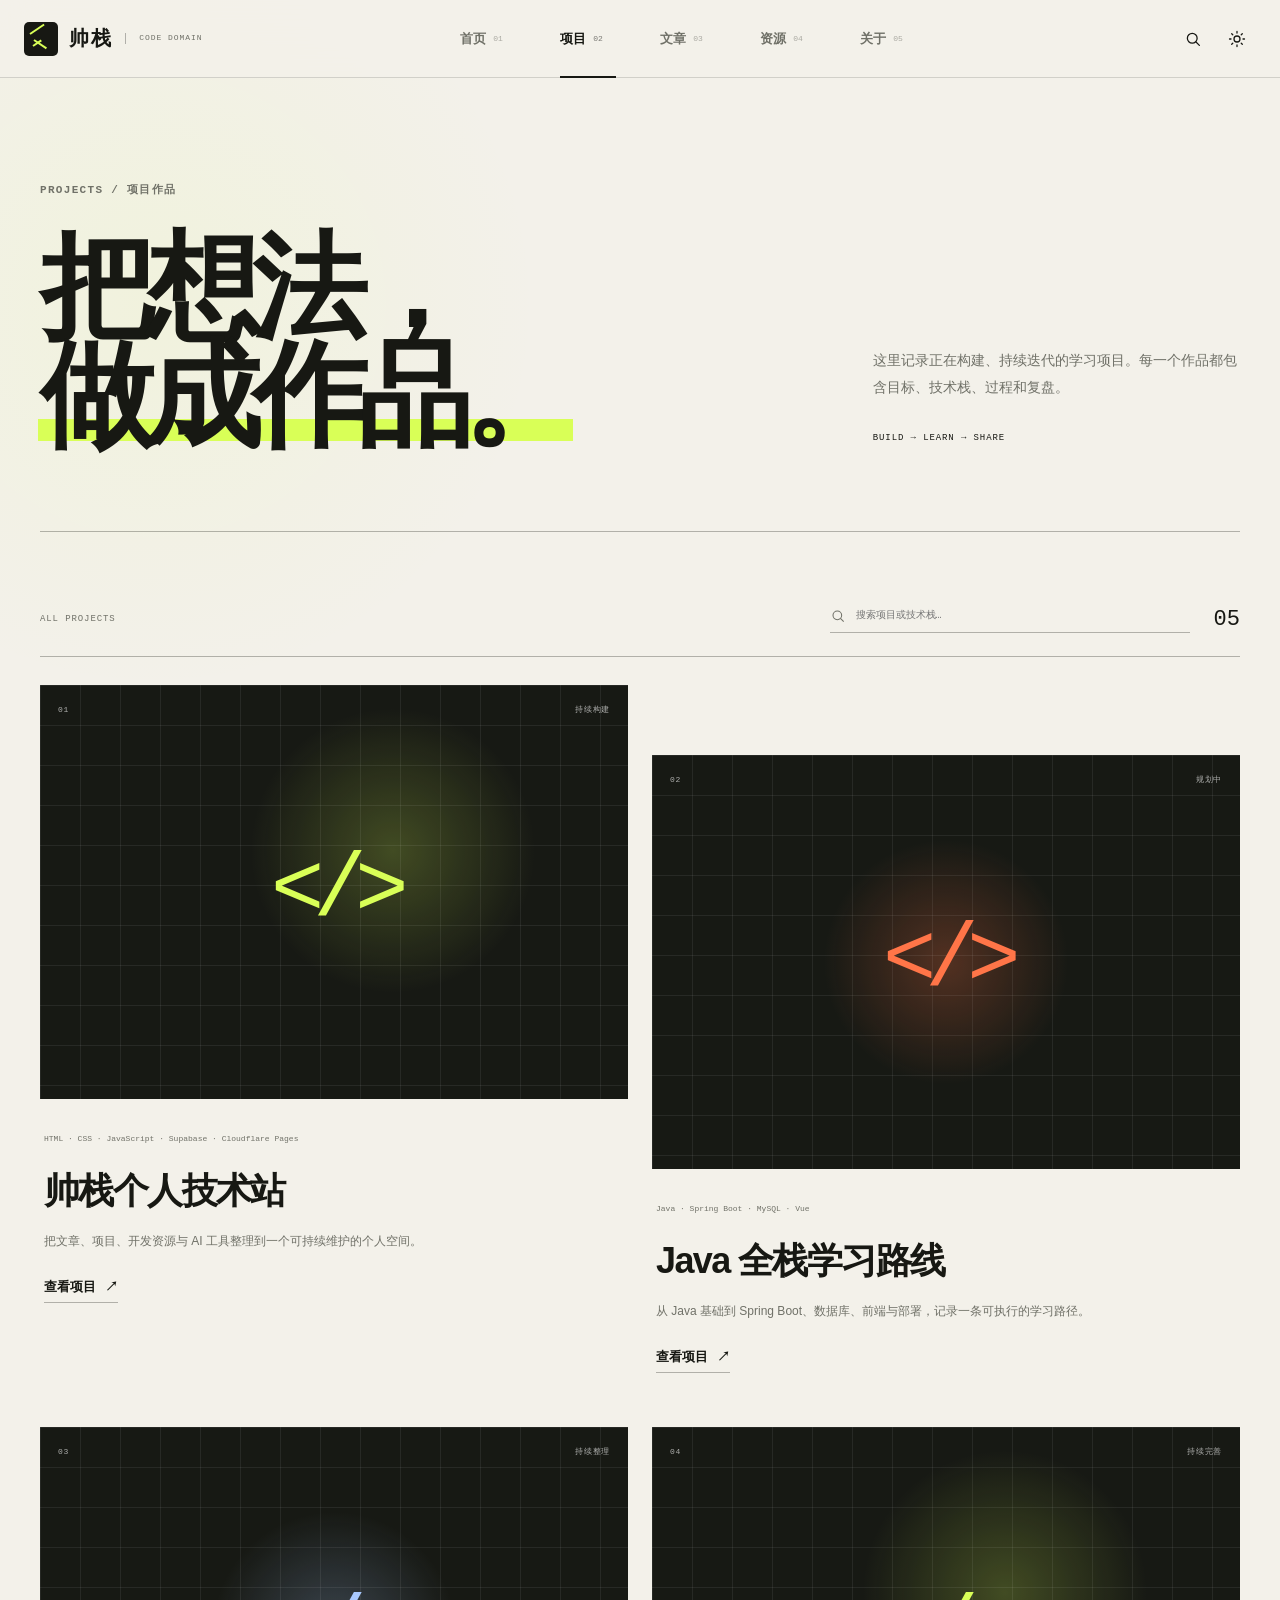
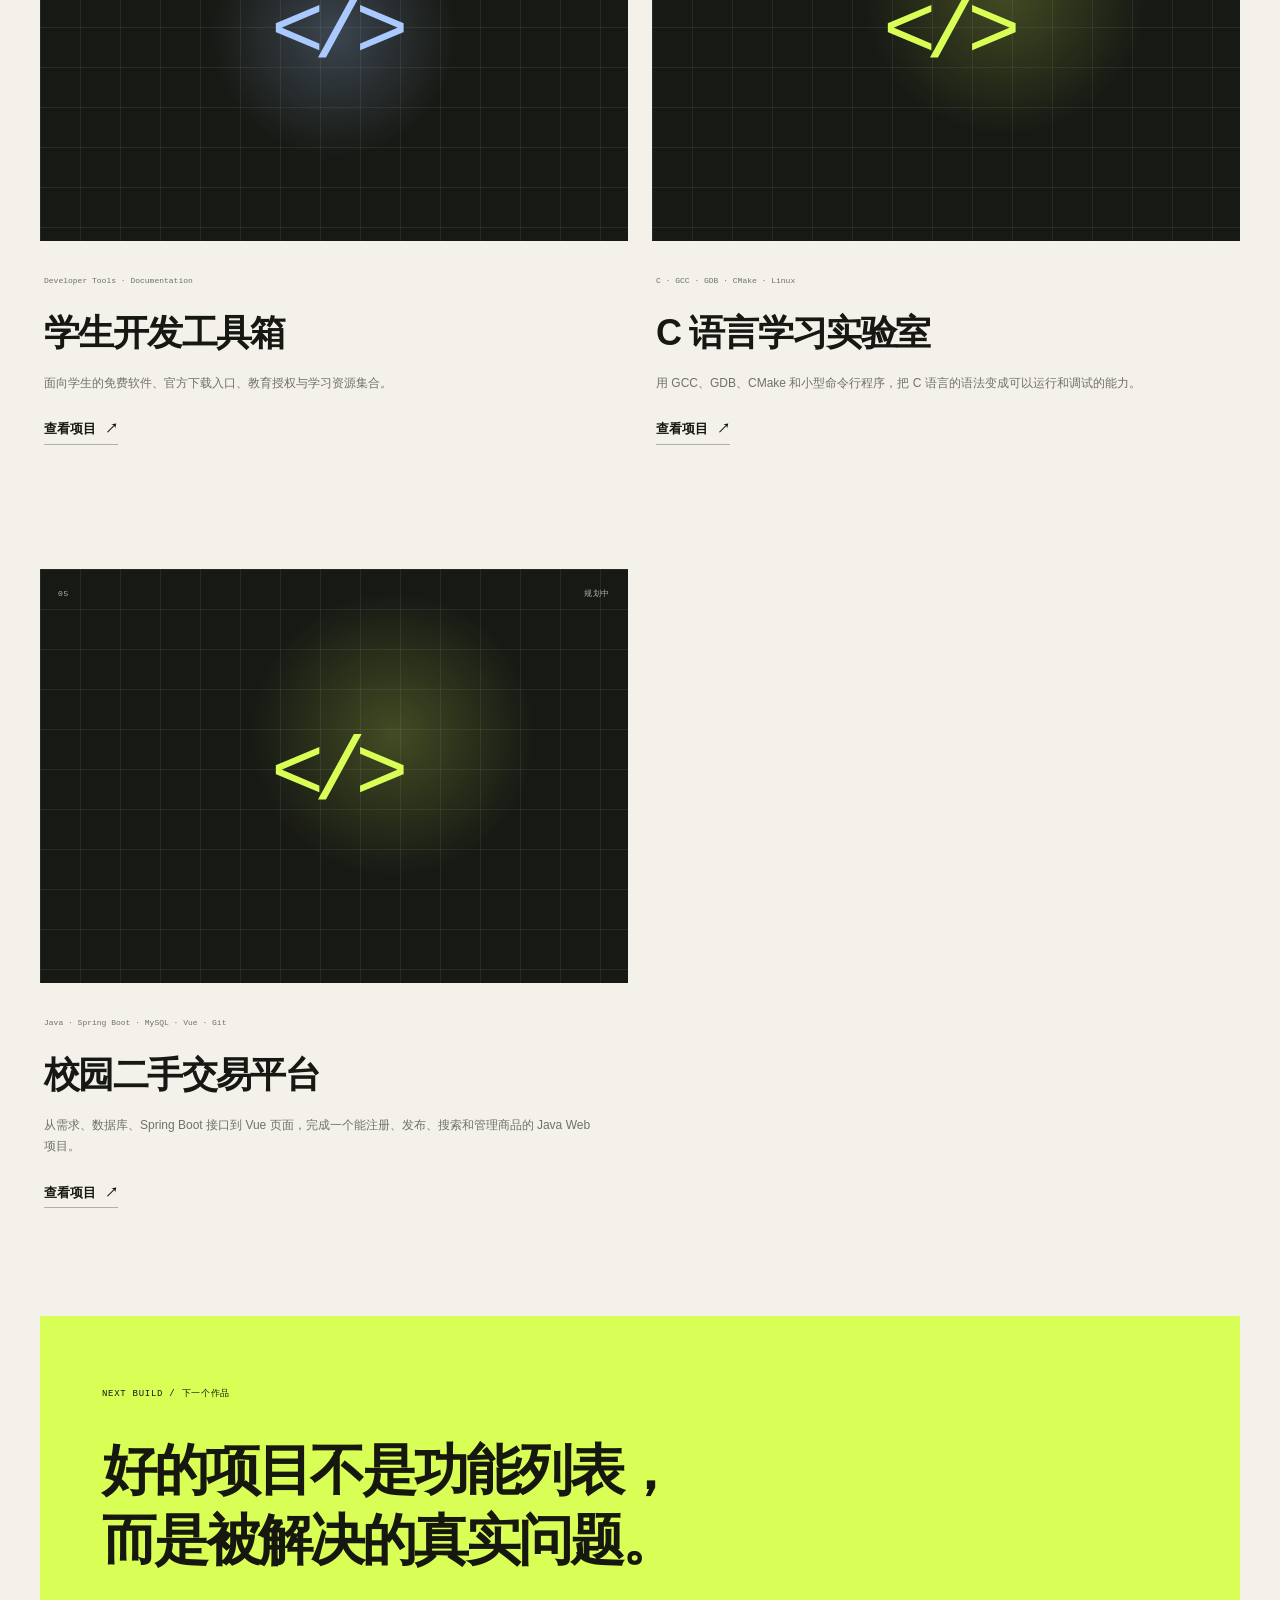
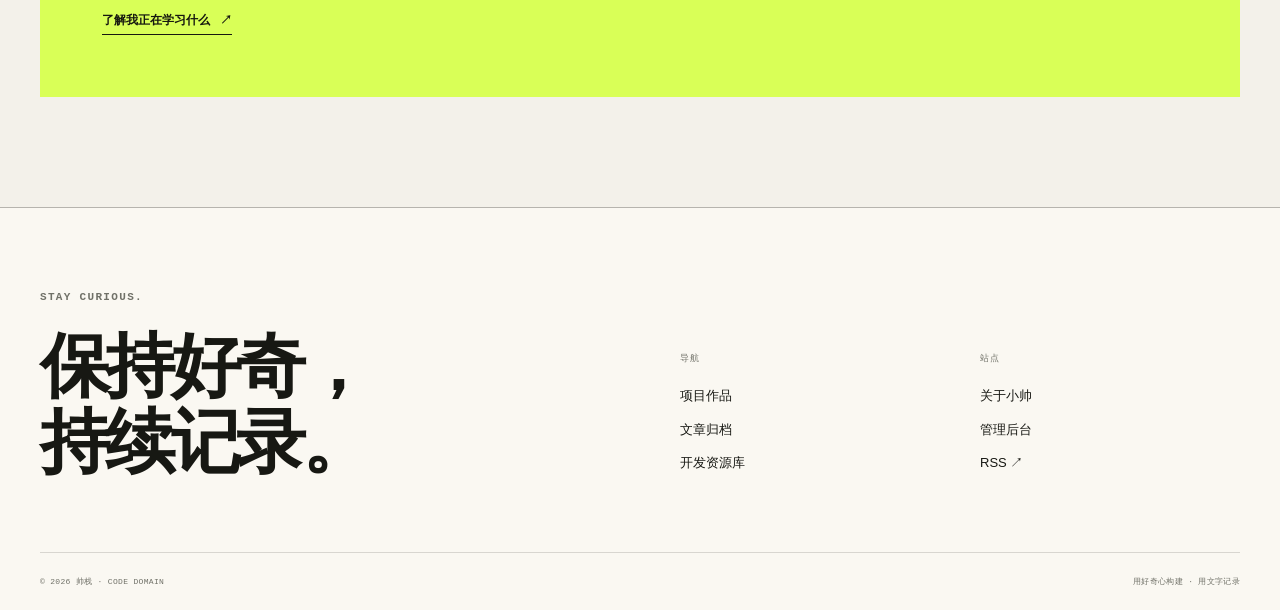
<file: outputs/projects.html>
<!doctype html>
<html lang="zh-CN">
  <head>
    <meta charset="UTF-8" />
    <meta name="viewport" content="width=device-width, initial-scale=1.0" />
    <meta name="description" content="小帅的学习项目与技术作品，记录从想法到可运行产品的构建过程。" />
    <meta name="theme-color" content="#f3f1ea" />
    <title>项目作品 · 帅栈</title>
    <link rel="canonical" href="https://chenyue-dev.github.io/chenyue-site/projects.html" />
    <link rel="icon" href="assets/favicon.svg" type="image/svg+xml" />
    <link rel="stylesheet" href="styles.css" />
    <script>
      (() => {
        const savedTheme = localStorage.getItem("theme");
        const prefersDark = window.matchMedia("(prefers-color-scheme: dark)").matches;
        document.documentElement.dataset.theme = savedTheme || (prefersDark ? "dark" : "light");
      })();
    </script>
    <script src="site-config.js" defer></script>
    <script src="backend.js" defer></script>
    <script src="resources-data.js" defer></script>
    <script src="posts-data.js" defer></script>
    <script src="projects-data.js" defer></script>
    <script src="script.js" defer></script>
  
    <link rel="manifest" href="manifest.webmanifest" />
    <meta name="application-name" content="帅栈" />
    <meta name="apple-mobile-web-app-capable" content="yes" />
    <meta name="apple-mobile-web-app-status-bar-style" content="black-translucent" />
    <meta name="apple-mobile-web-app-title" content="帅栈" />
    <link rel="apple-touch-icon" href="assets/icon-180.png" />
  </head>
  <body data-page="projects">
    <a class="skip-link" href="#main-content">跳到主要内容</a>
    <header class="site-header">
      <div class="nav-shell">
        <a class="brand" href="index.html" aria-label="帅栈首页">
          <span class="brand-mark" aria-hidden="true"><span></span><span></span><span></span></span>
          <span class="brand-name">帅栈</span><span class="brand-en">CODE DOMAIN</span>
        </a>
        <nav class="desktop-nav" aria-label="主导航">
          <a href="index.html" data-nav="home">首页 <span>01</span></a>
          <a href="projects.html" data-nav="projects">项目 <span>02</span></a>
          <a href="articles.html" data-nav="articles">文章 <span>03</span></a>
          <a href="resources.html" data-nav="resources">资源 <span>04</span></a>
          <a href="about.html" data-nav="about">关于 <span>05</span></a>
        </nav>
        <div class="nav-actions">
          <button class="icon-button search-trigger" type="button" aria-label="搜索文章与资源">
            <svg viewBox="0 0 24 24" aria-hidden="true"><circle cx="11" cy="11" r="6.5"></circle><path d="m16 16 4.5 4.5"></path></svg>
          </button>
          <button class="icon-button theme-toggle" type="button" aria-label="切换深浅色主题">
            <svg class="sun-icon" viewBox="0 0 24 24" aria-hidden="true"><circle cx="12" cy="12" r="4"></circle><path d="M12 2v2M12 20v2M4.93 4.93l1.42 1.42M17.65 17.65l1.42 1.42M2 12h2M20 12h2M4.93 19.07l1.42-1.42M17.65 6.35l1.42-1.42"></path></svg>
            <svg class="moon-icon" viewBox="0 0 24 24" aria-hidden="true"><path d="M20.5 14.1A8.5 8.5 0 0 1 9.9 3.5 8.5 8.5 0 1 0 20.5 14.1Z"></path></svg>
          </button>
          <button class="menu-toggle" type="button" aria-label="打开菜单" aria-expanded="false"><span></span><span></span></button>
        </div>
      </div>
      <nav class="mobile-nav" aria-label="移动端导航">
        <a href="index.html">首页</a><a href="projects.html">项目</a><a href="articles.html">文章</a><a href="resources.html">资源</a><a href="about.html">关于</a>
      </nav>
    </header>

    <main id="main-content">
      <section class="project-hero section-shell">
        <p class="eyebrow">PROJECTS / 项目作品</p>
        <div class="project-hero-grid">
          <h1>把想法，<br /><span>做成作品。</span></h1>
          <div>
            <p>这里记录正在构建、持续迭代的学习项目。每一个作品都包含目标、技术栈、过程和复盘。</p>
            <span class="project-hero-note">BUILD → LEARN → SHARE</span>
          </div>
        </div>
      </section>

      <section class="projects-list section-shell">
        <div class="projects-toolbar">
          <span>ALL PROJECTS</span>
          <label class="project-search">
            <svg viewBox="0 0 24 24" aria-hidden="true"><circle cx="11" cy="11" r="6.5"></circle><path d="m16 16 4.5 4.5"></path></svg>
            <input type="search" placeholder="搜索项目或技术栈…" data-project-search />
          </label>
          <strong data-project-count>00</strong>
        </div>
        <div class="project-grid" data-project-grid></div>
        <div class="project-empty" data-project-empty hidden>
          <span>∅</span>
          <h2>没有找到相关项目</h2>
          <p>换一个项目名称或技术关键词试试。</p>
        </div>
      </section>

      <section class="project-cta section-shell">
        <span>NEXT BUILD / 下一个作品</span>
        <h2>好的项目不是功能列表，<br />而是被解决的真实问题。</h2>
        <a href="about.html">了解我正在学习什么 <span>↗</span></a>
      </section>
    </main>

    <footer class="site-footer">
      <div class="footer-top section-shell">
        <div><p class="eyebrow">STAY CURIOUS.</p><h2>保持好奇，<br />持续记录。</h2></div>
        <div class="footer-links">
          <div><span>导航</span><a href="projects.html">项目作品</a><a href="articles.html">文章归档</a><a href="resources.html">开发资源库</a></div>
          <div><span>站点</span><a href="about.html">关于小帅</a><a href="admin.html">管理后台</a><a href="#" data-rss-link>RSS ↗</a></div>
        </div>
      </div>
      <div class="footer-bottom section-shell"><span>© <span data-current-year></span> 帅栈 · CODE DOMAIN</span><span>用好奇心构建 · 用文字记录</span></div>
    </footer>

    <dialog class="search-dialog" aria-labelledby="search-title">
      <div class="search-panel">
        <div class="search-panel-top"><label id="search-title" for="global-search">搜索文章与资源</label><button class="search-close" type="button" aria-label="关闭搜索">ESC</button></div>
        <div class="search-input-wrap"><svg viewBox="0 0 24 24" aria-hidden="true"><circle cx="11" cy="11" r="6.5"></circle><path d="m16 16 4.5 4.5"></path></svg><input id="global-search" type="search" placeholder="输入文章、工具或技术关键词…" autocomplete="off" /></div>
        <div class="search-results" data-search-results><p class="search-empty">输入关键词，在文章与资源库中寻找答案。</p></div>
      </div>
    </dialog>
    <button class="back-to-top" type="button" aria-label="回到顶部">↑</button>
  </body>
</html>
</file>
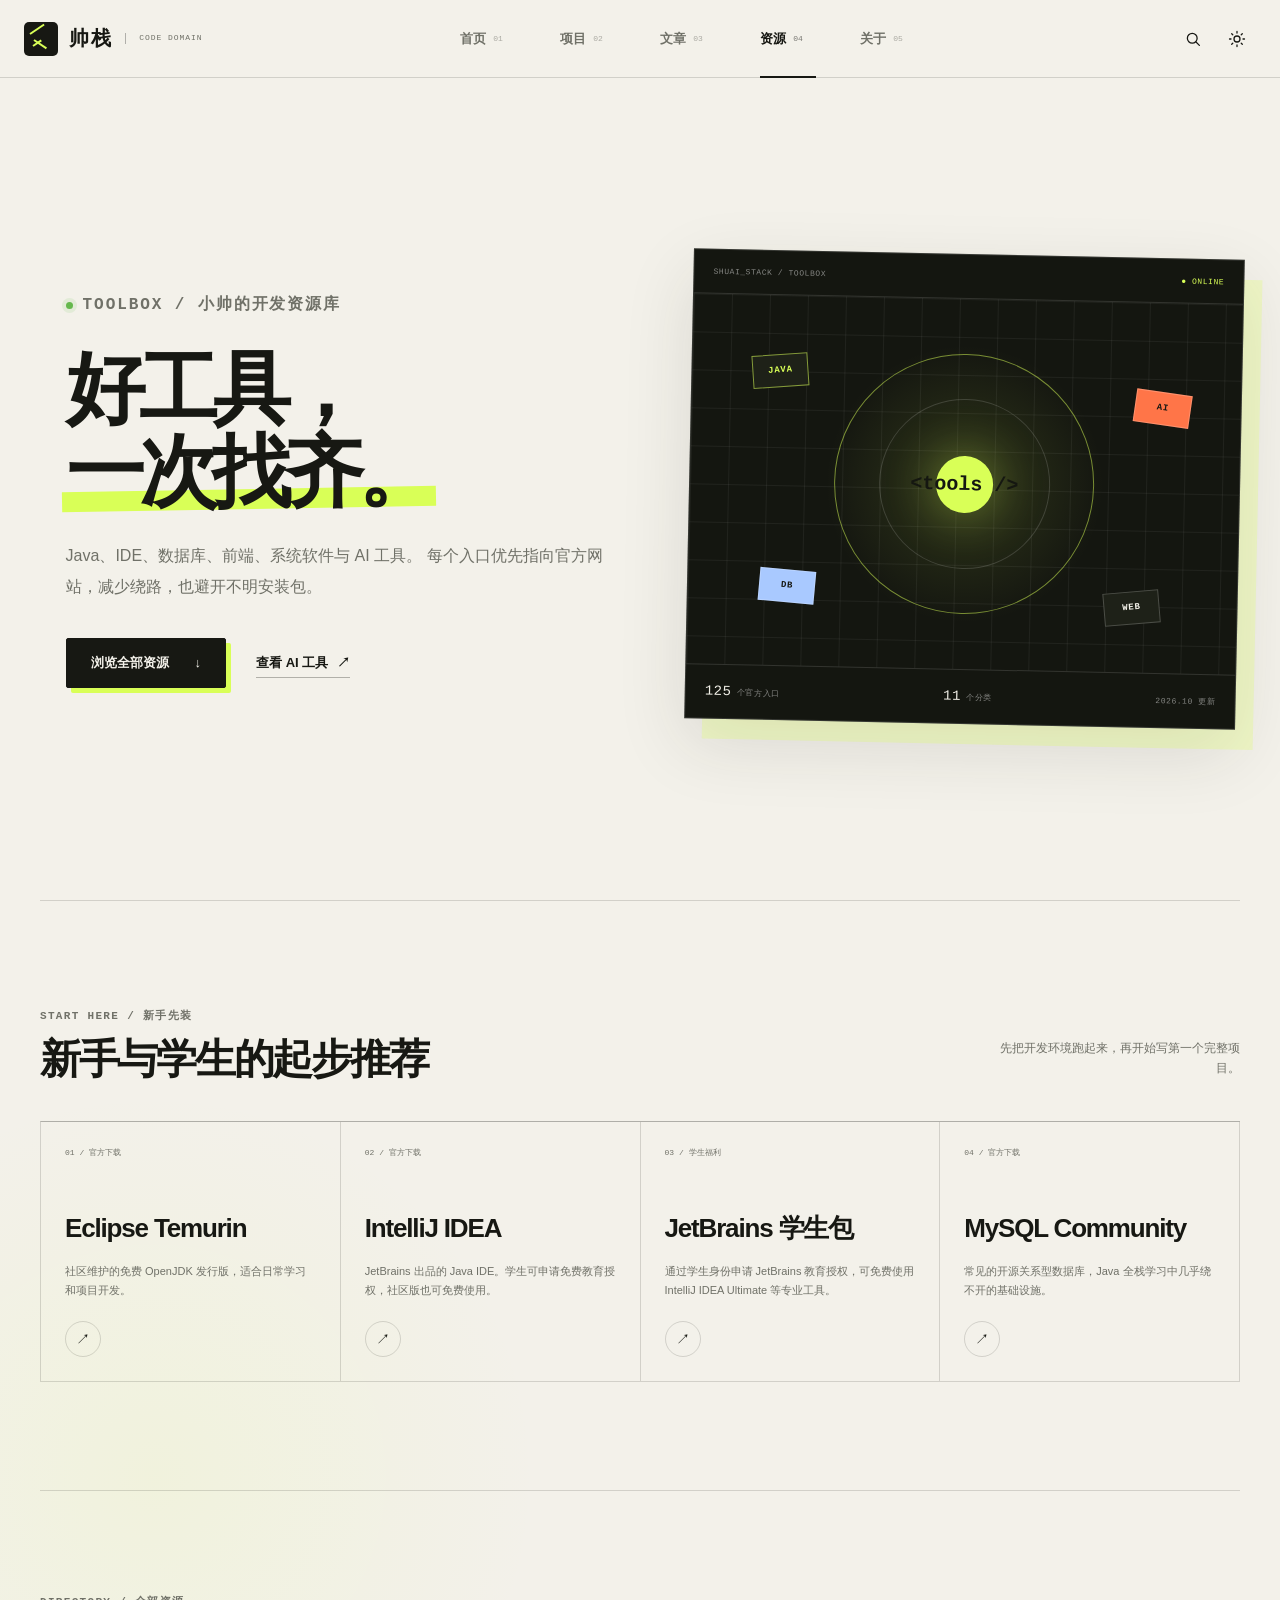
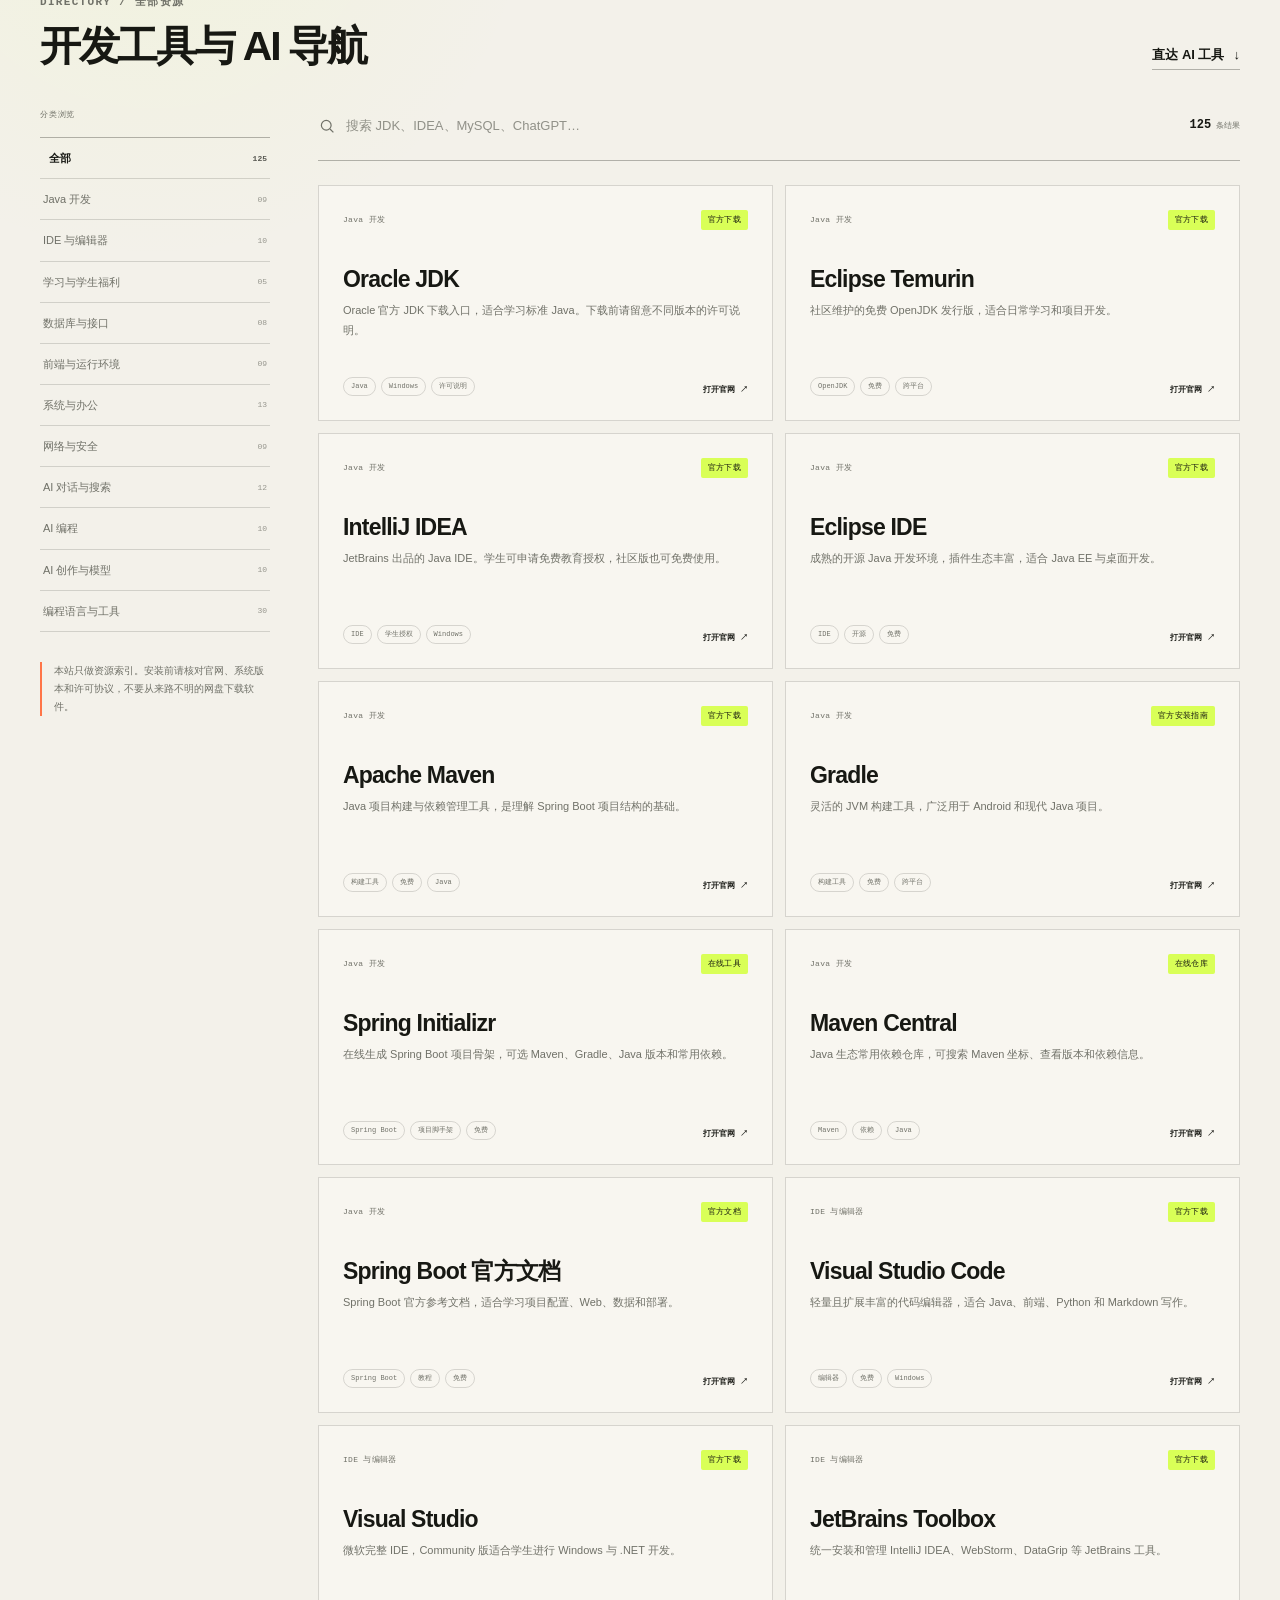
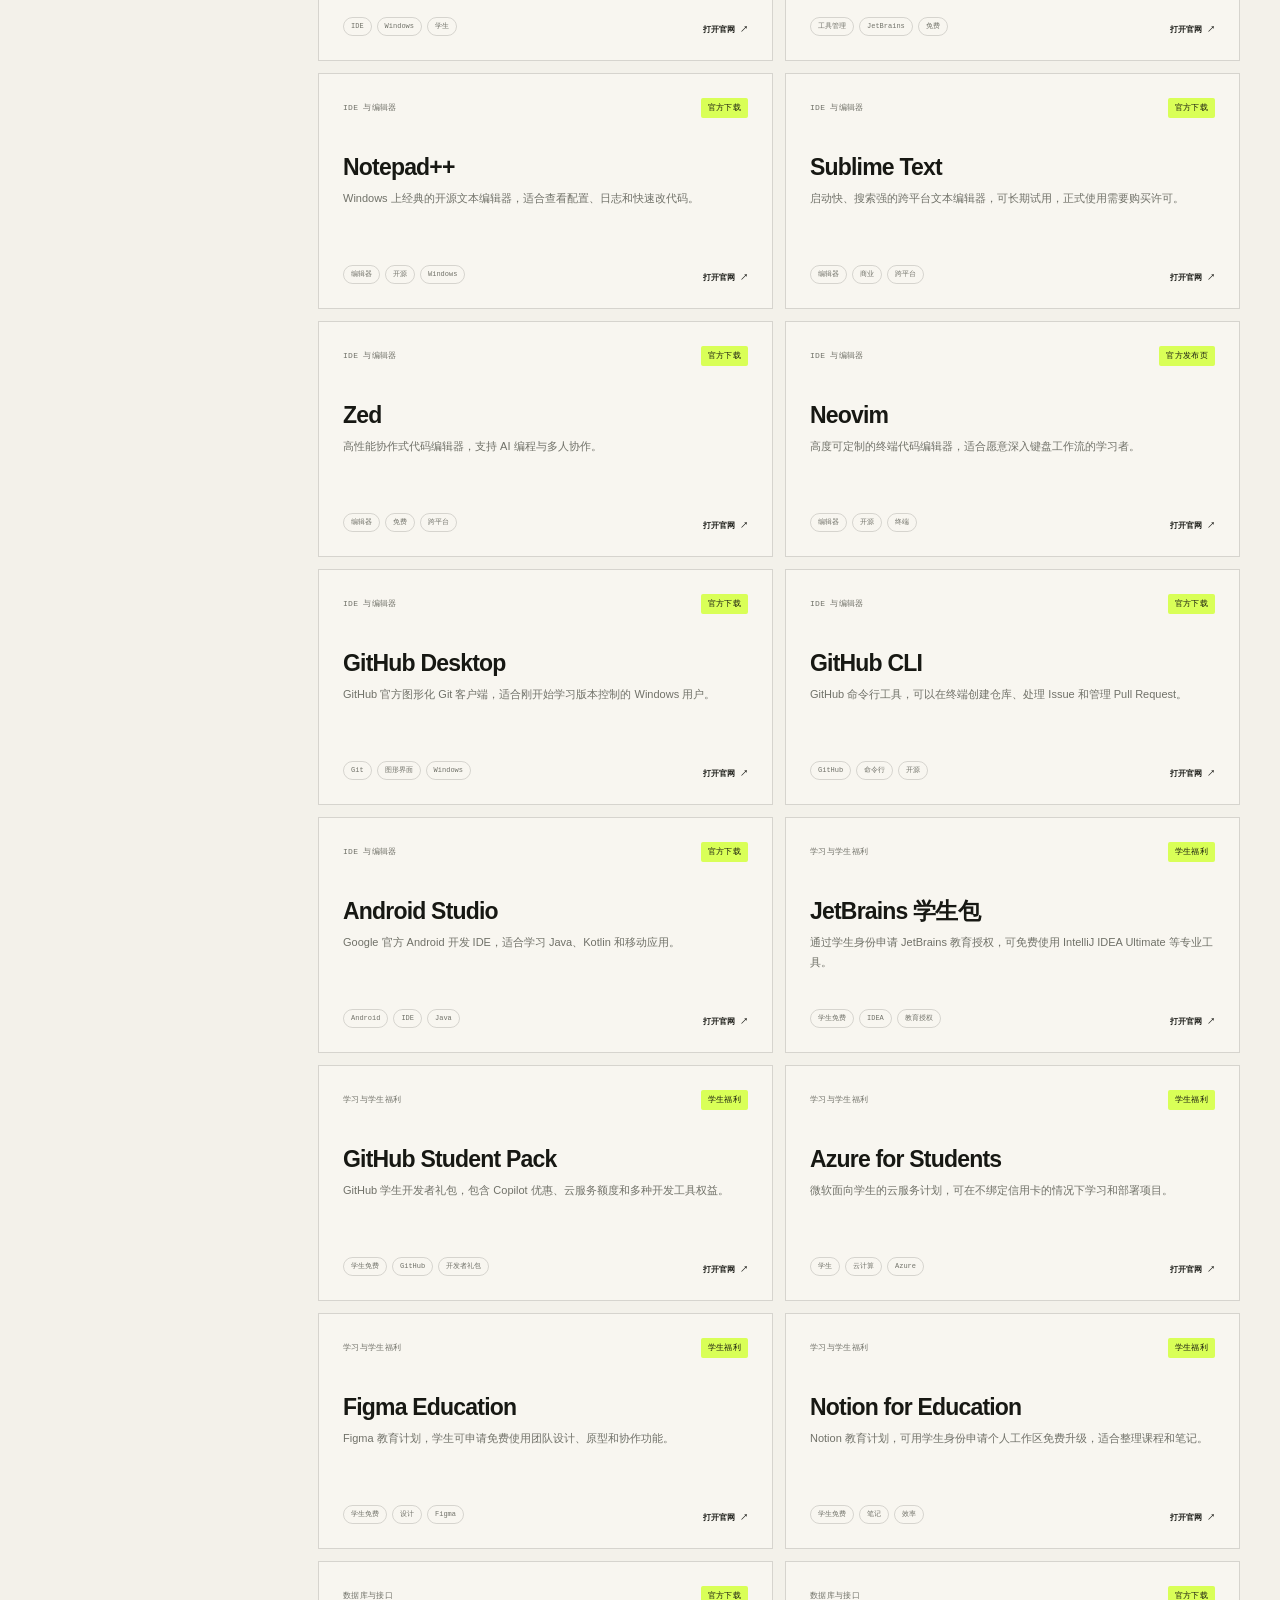
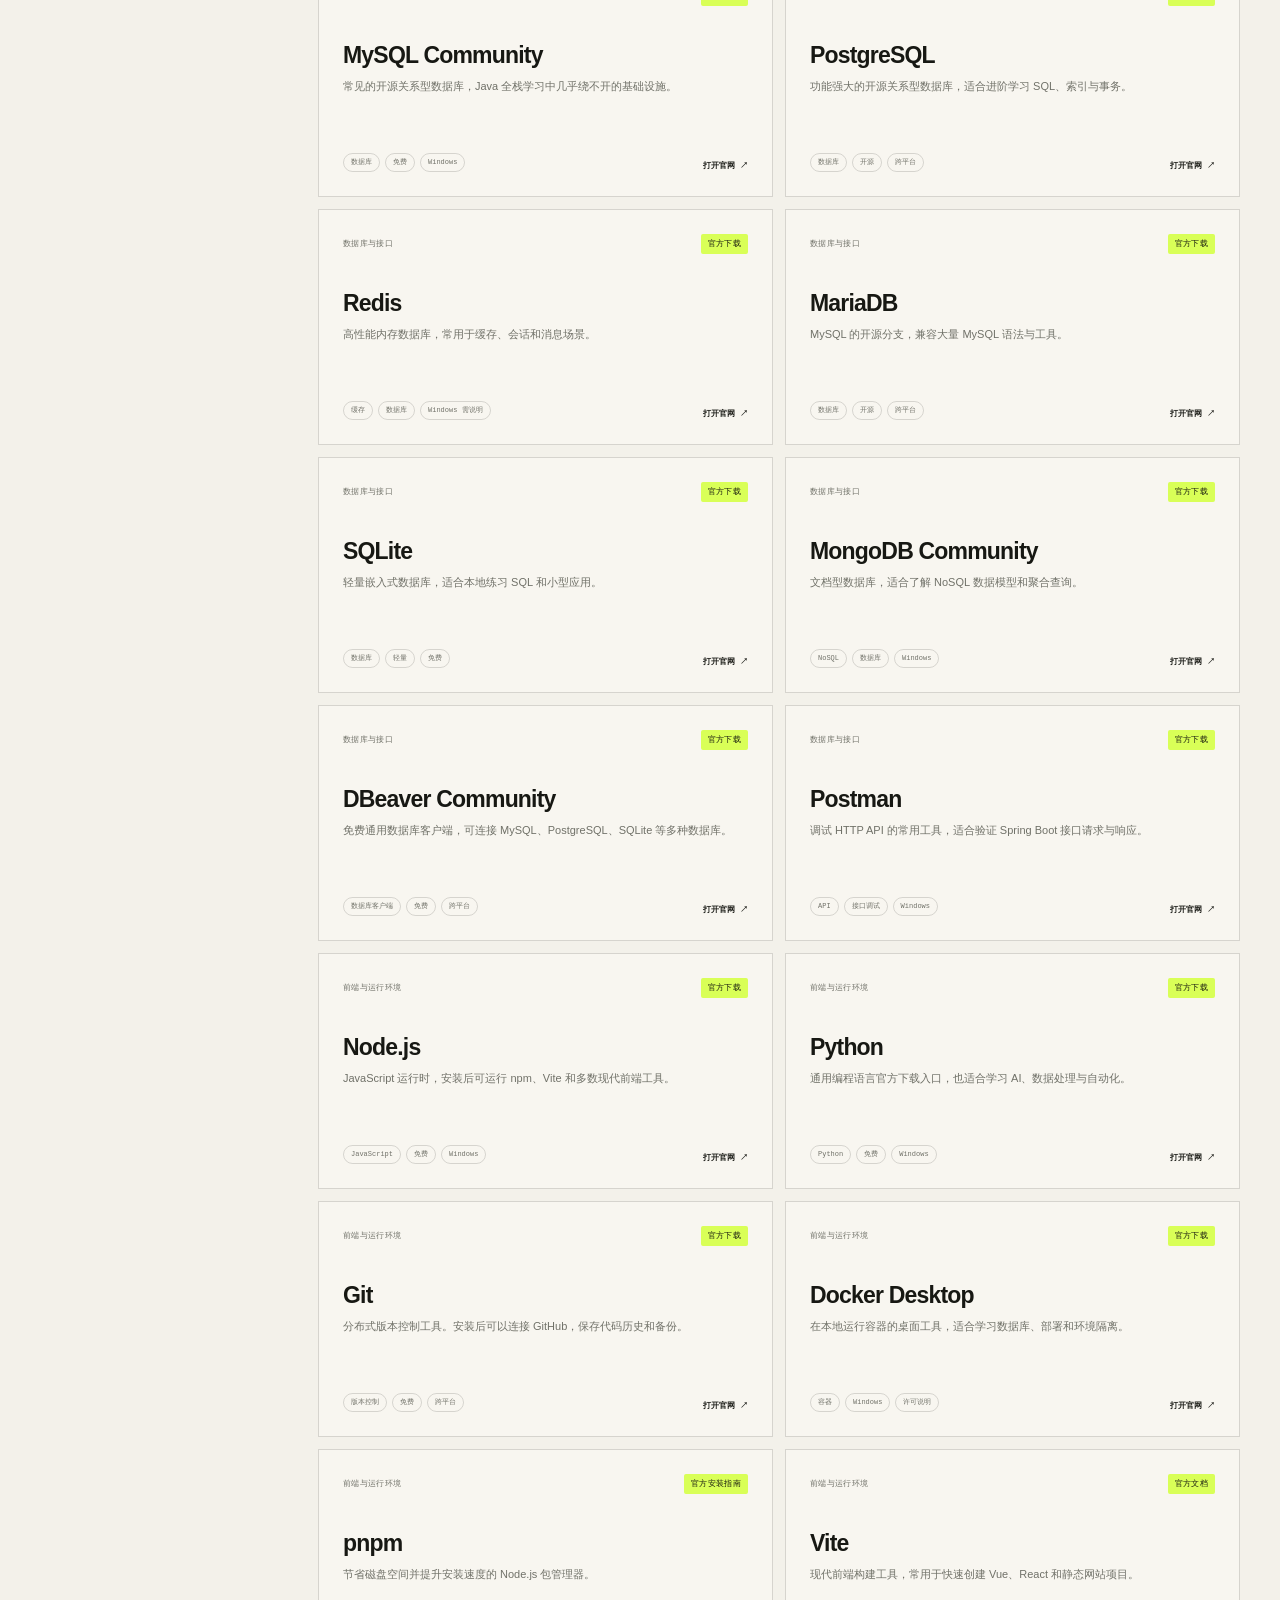
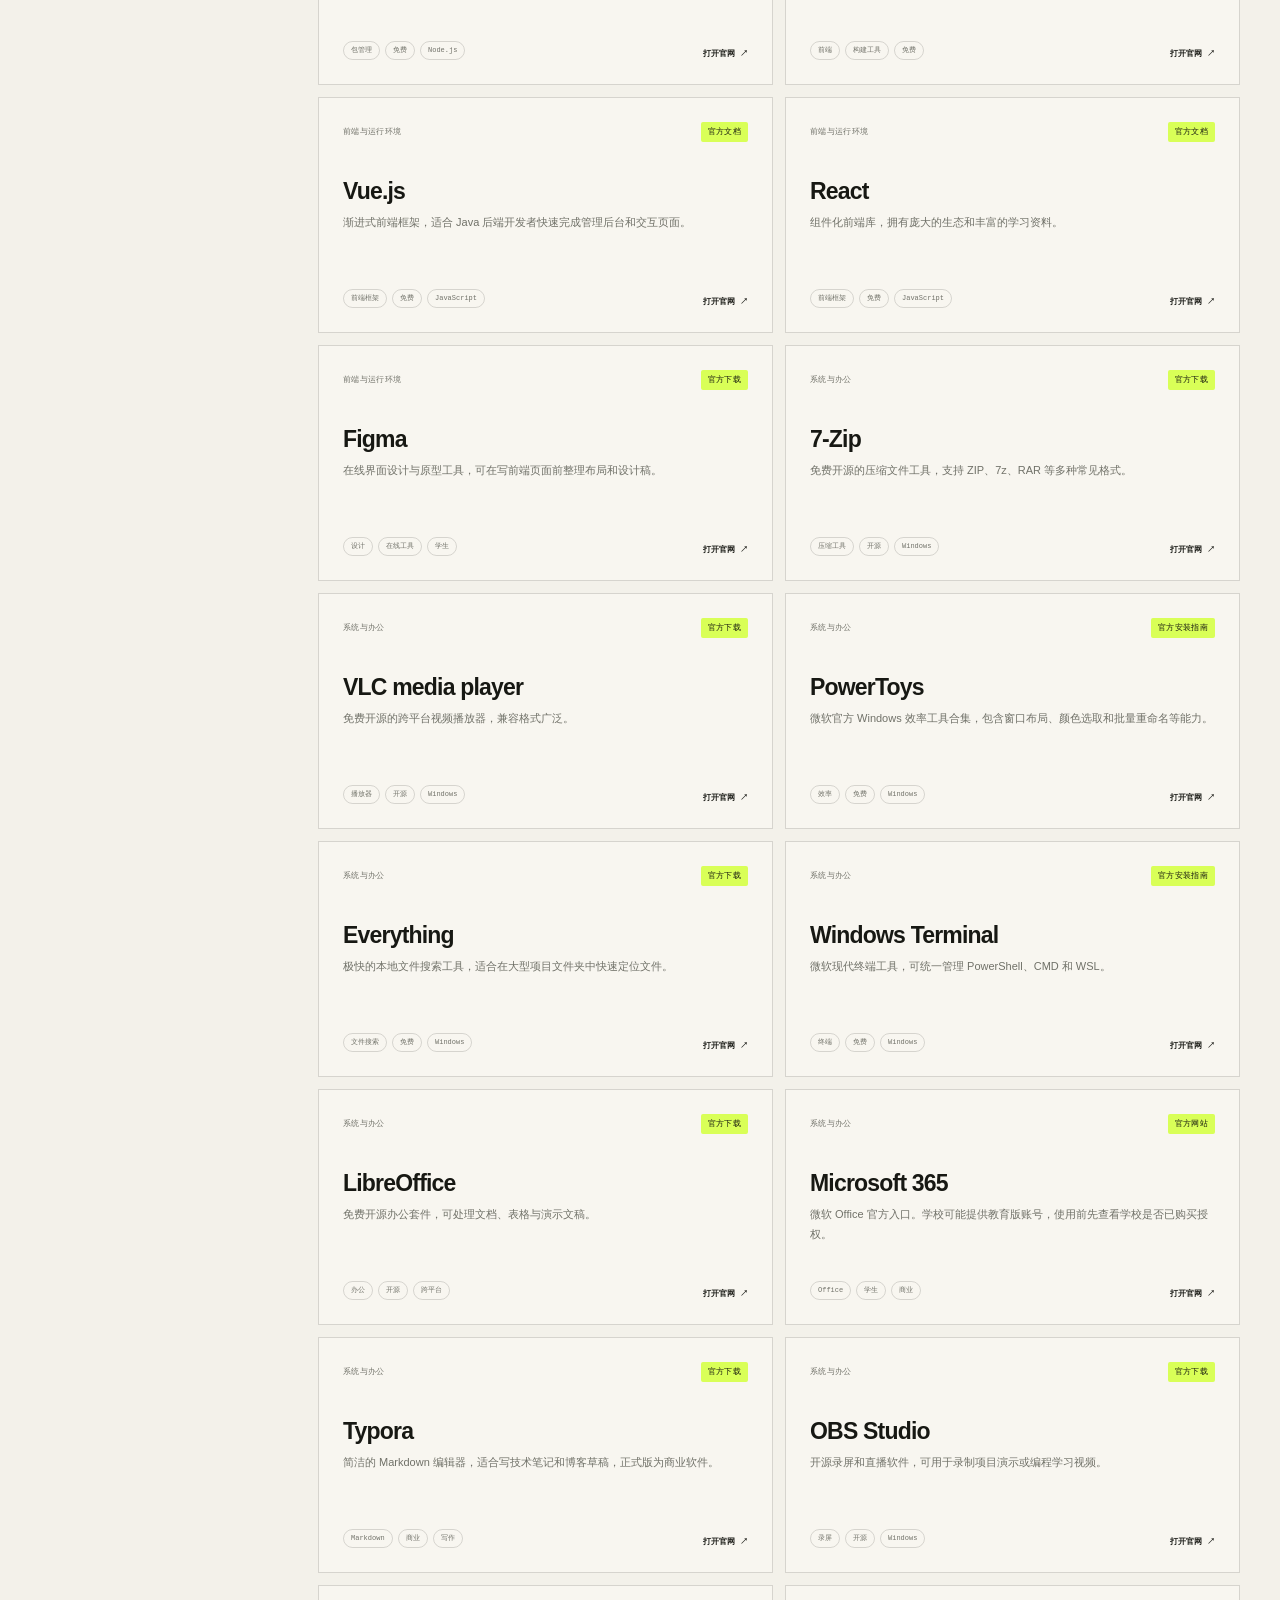
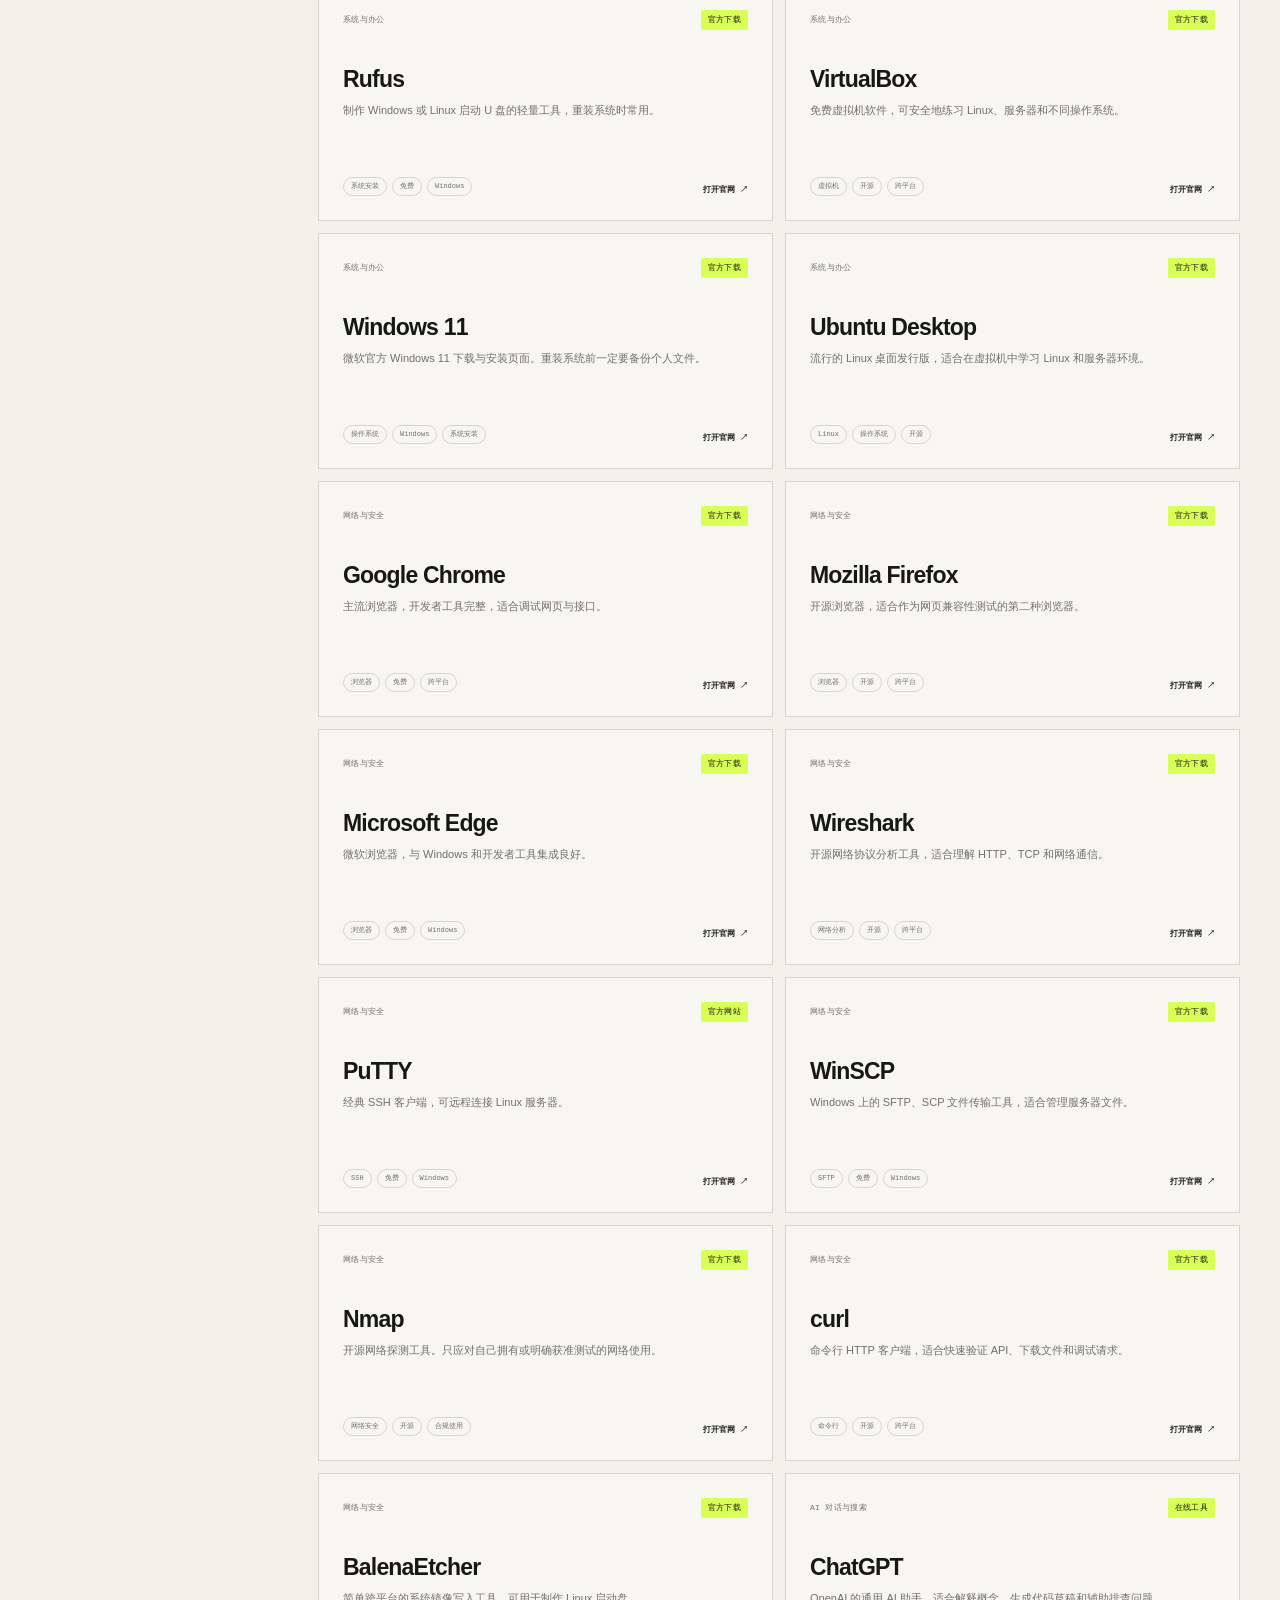
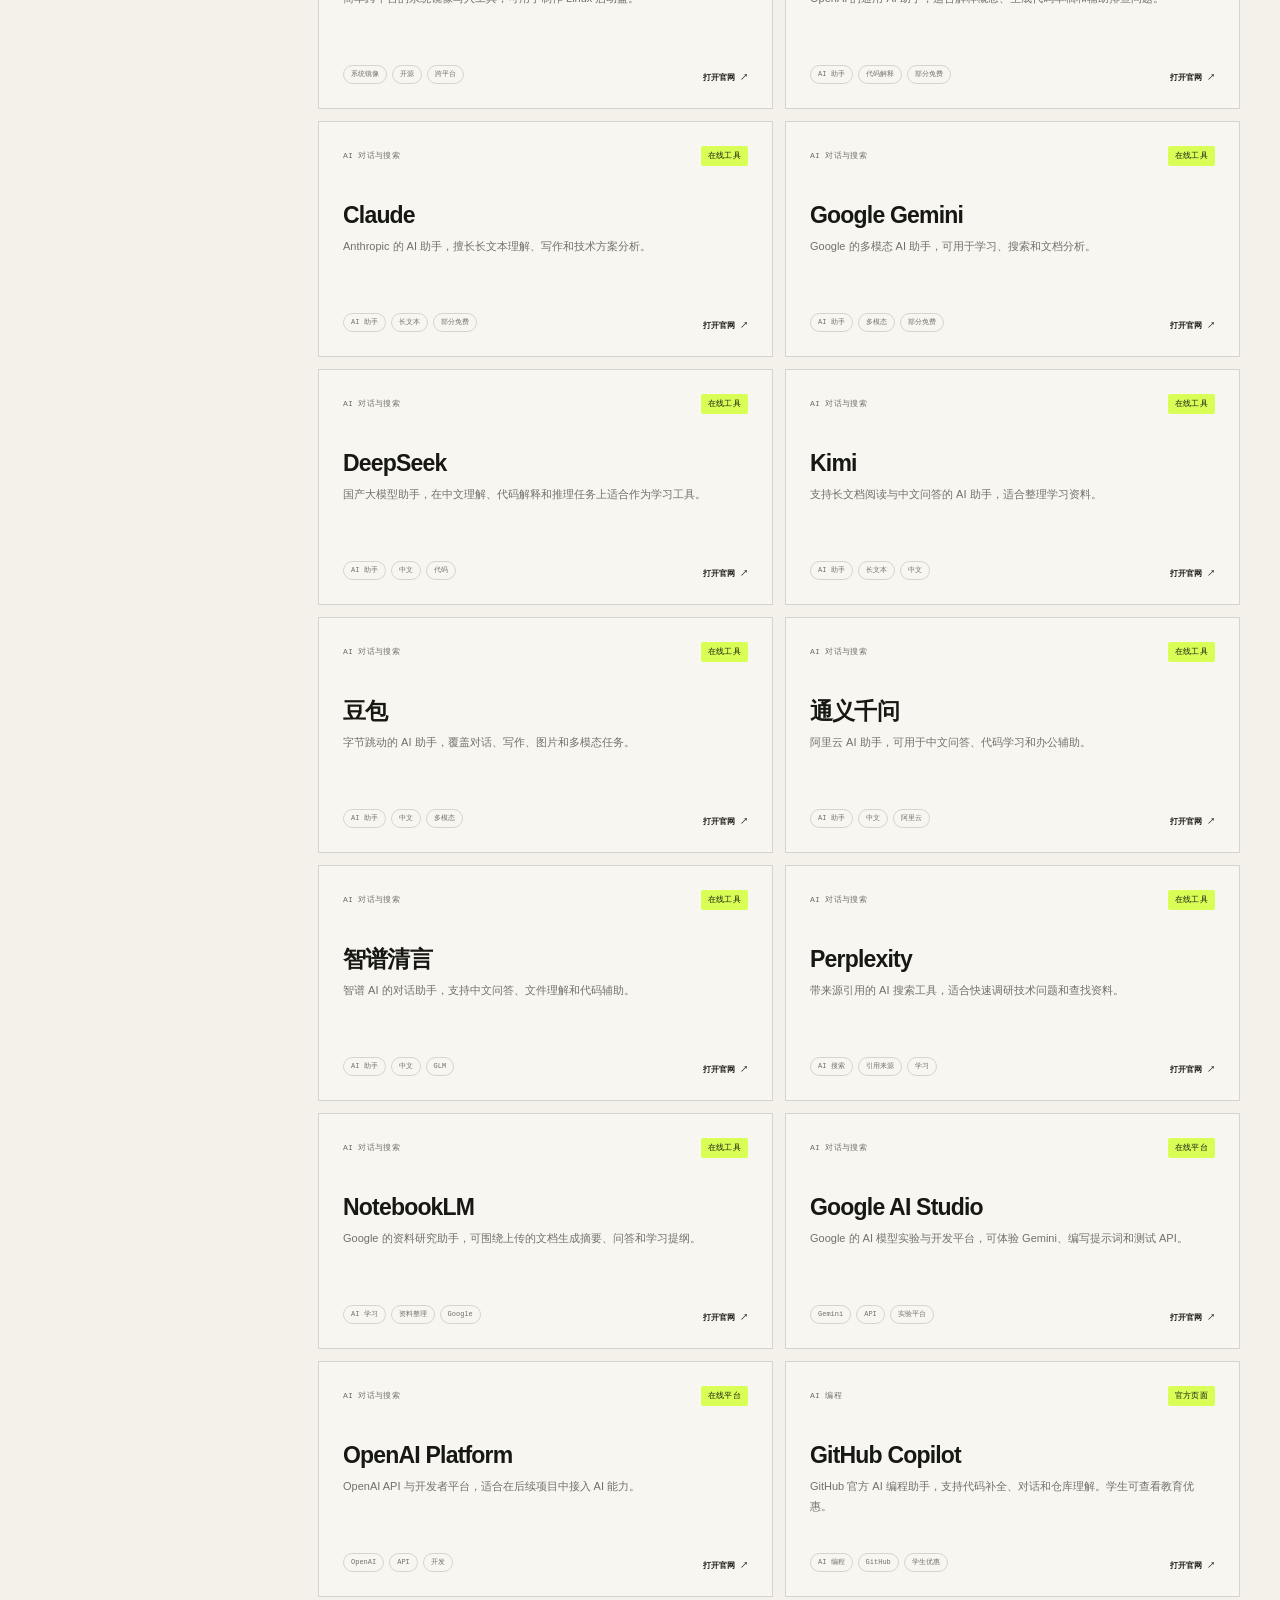
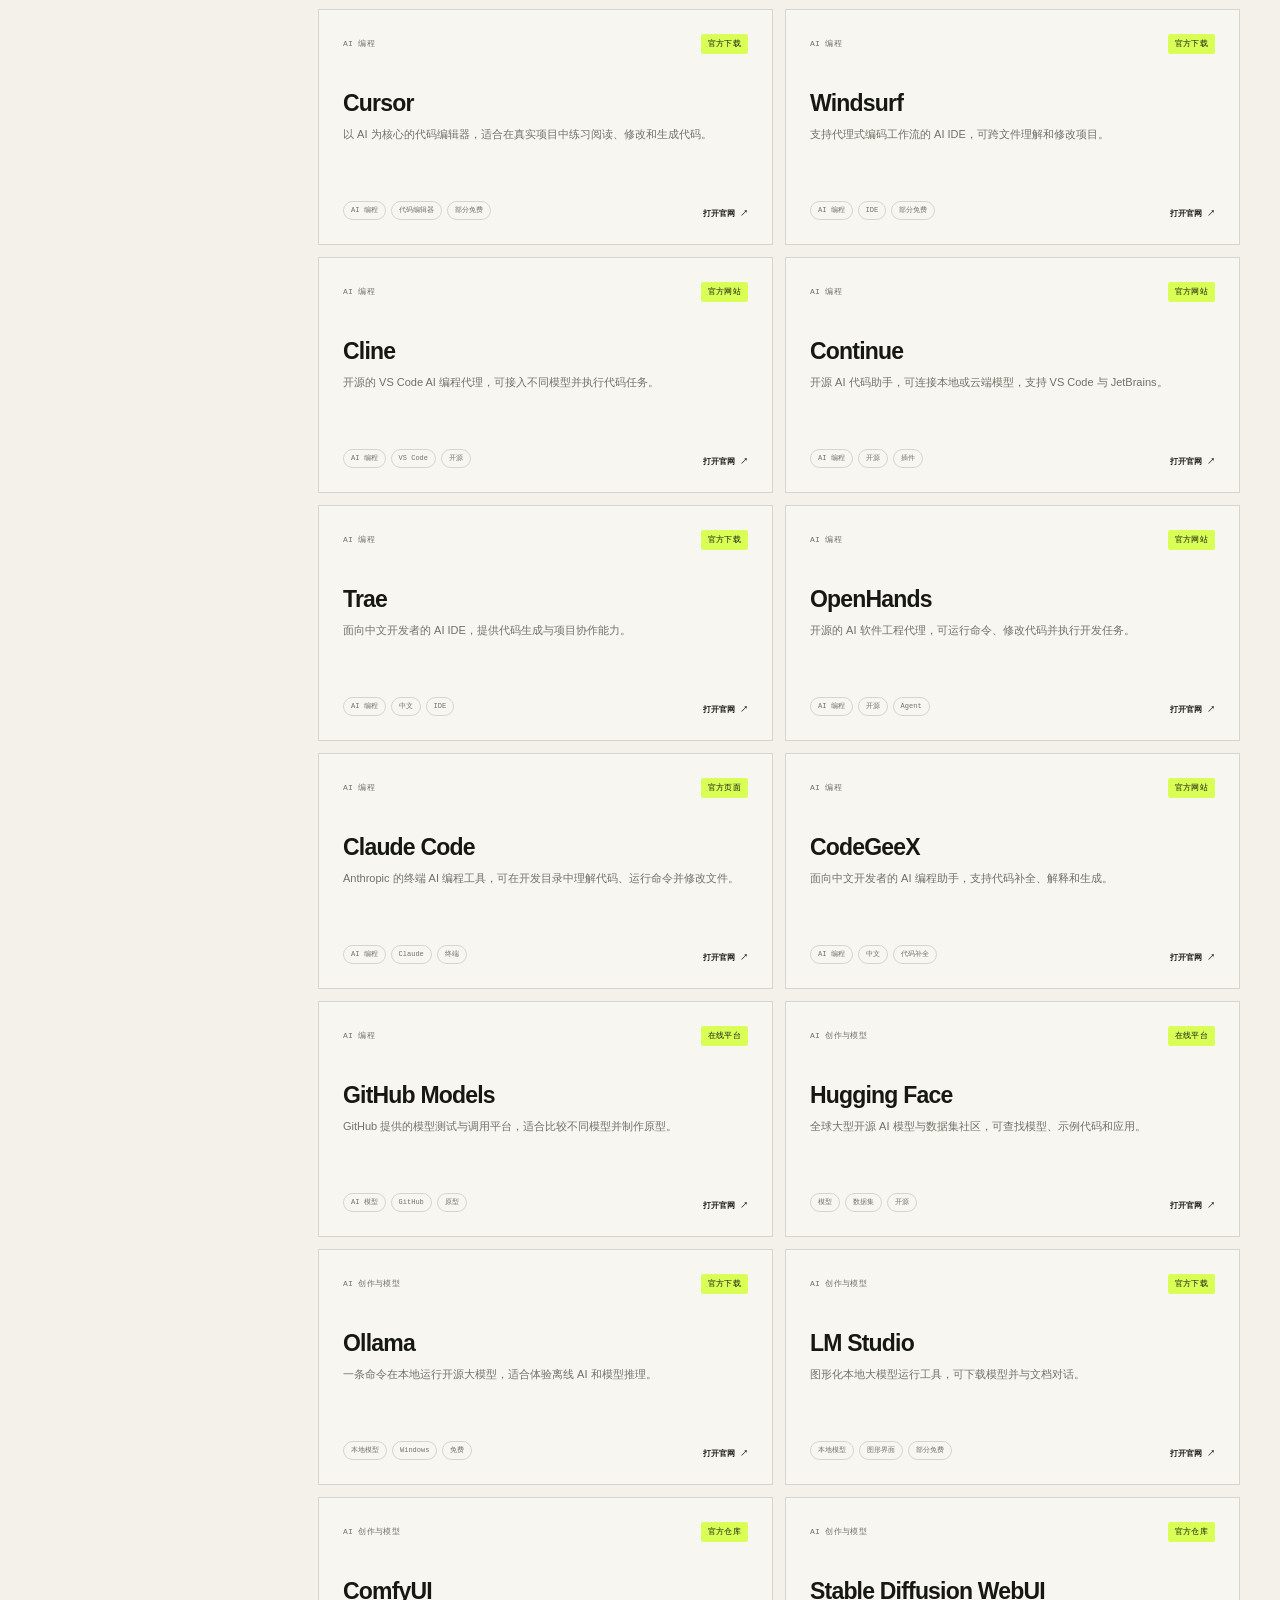
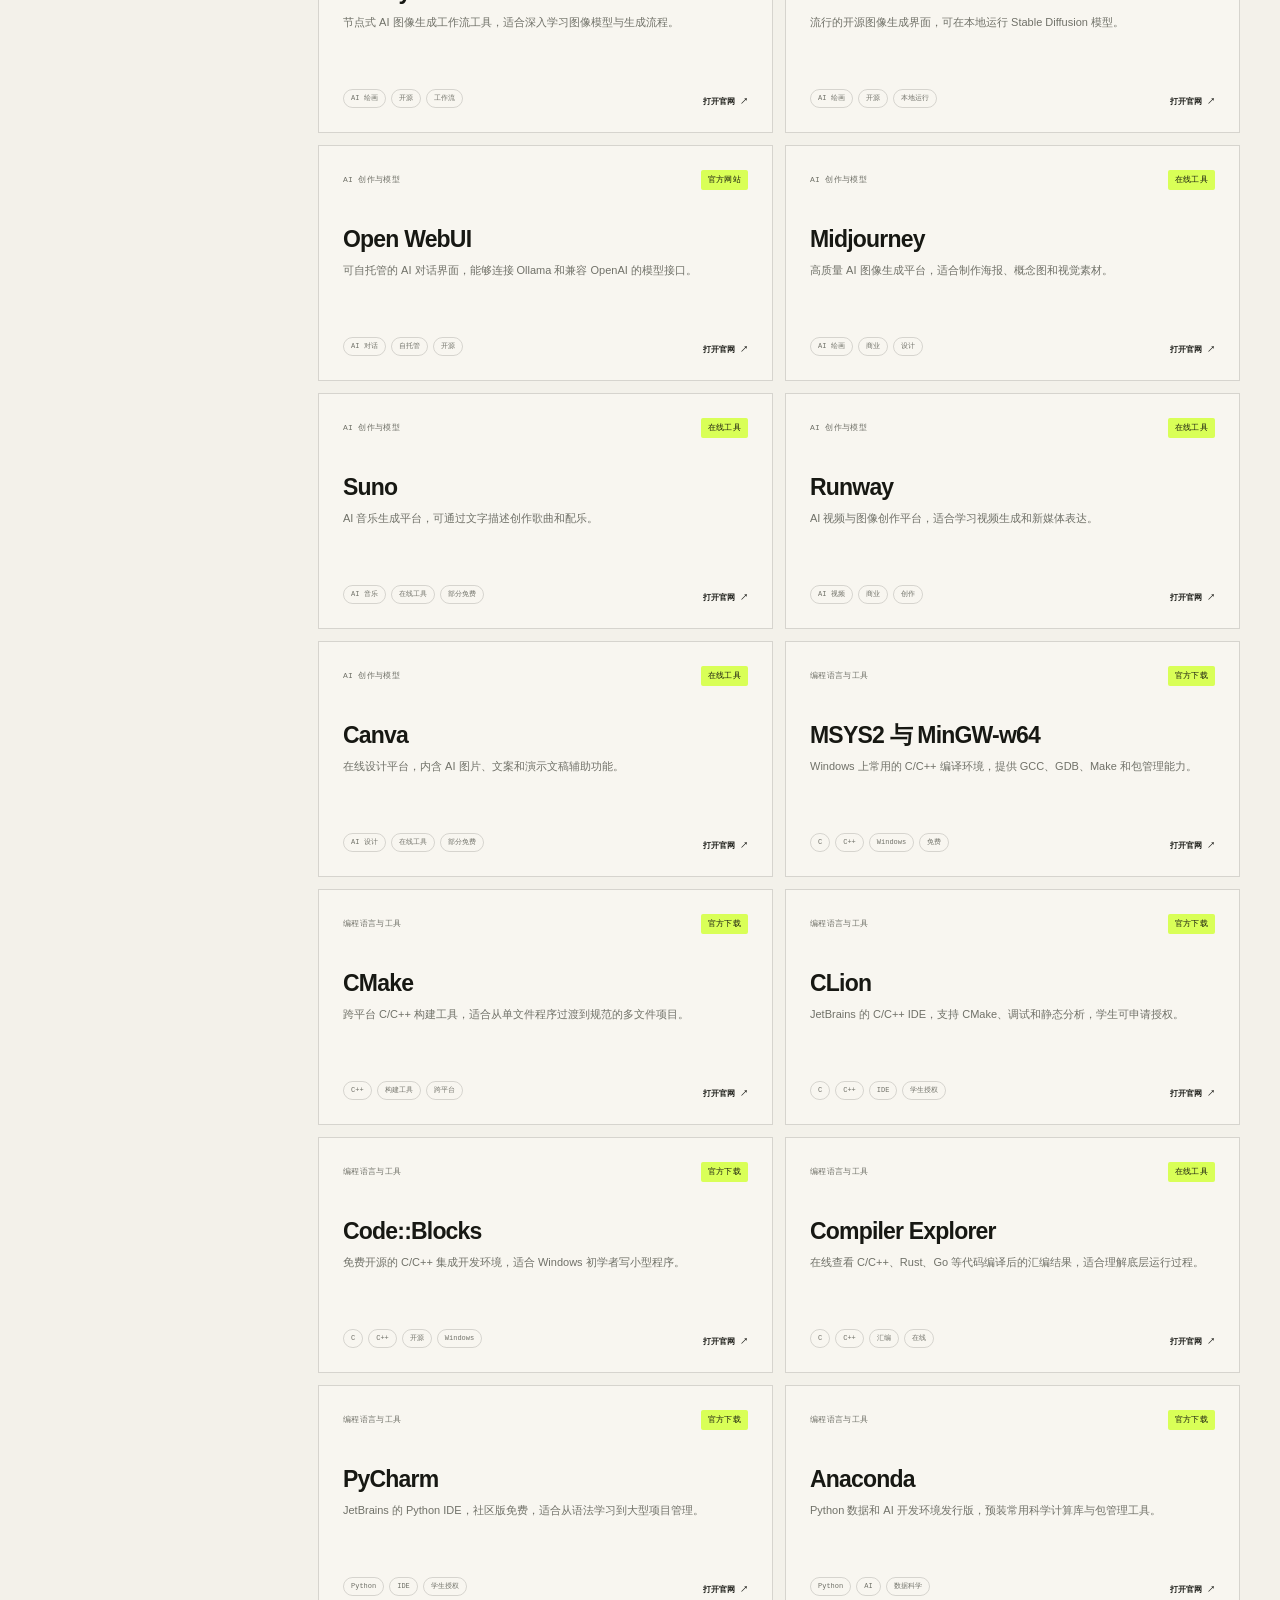
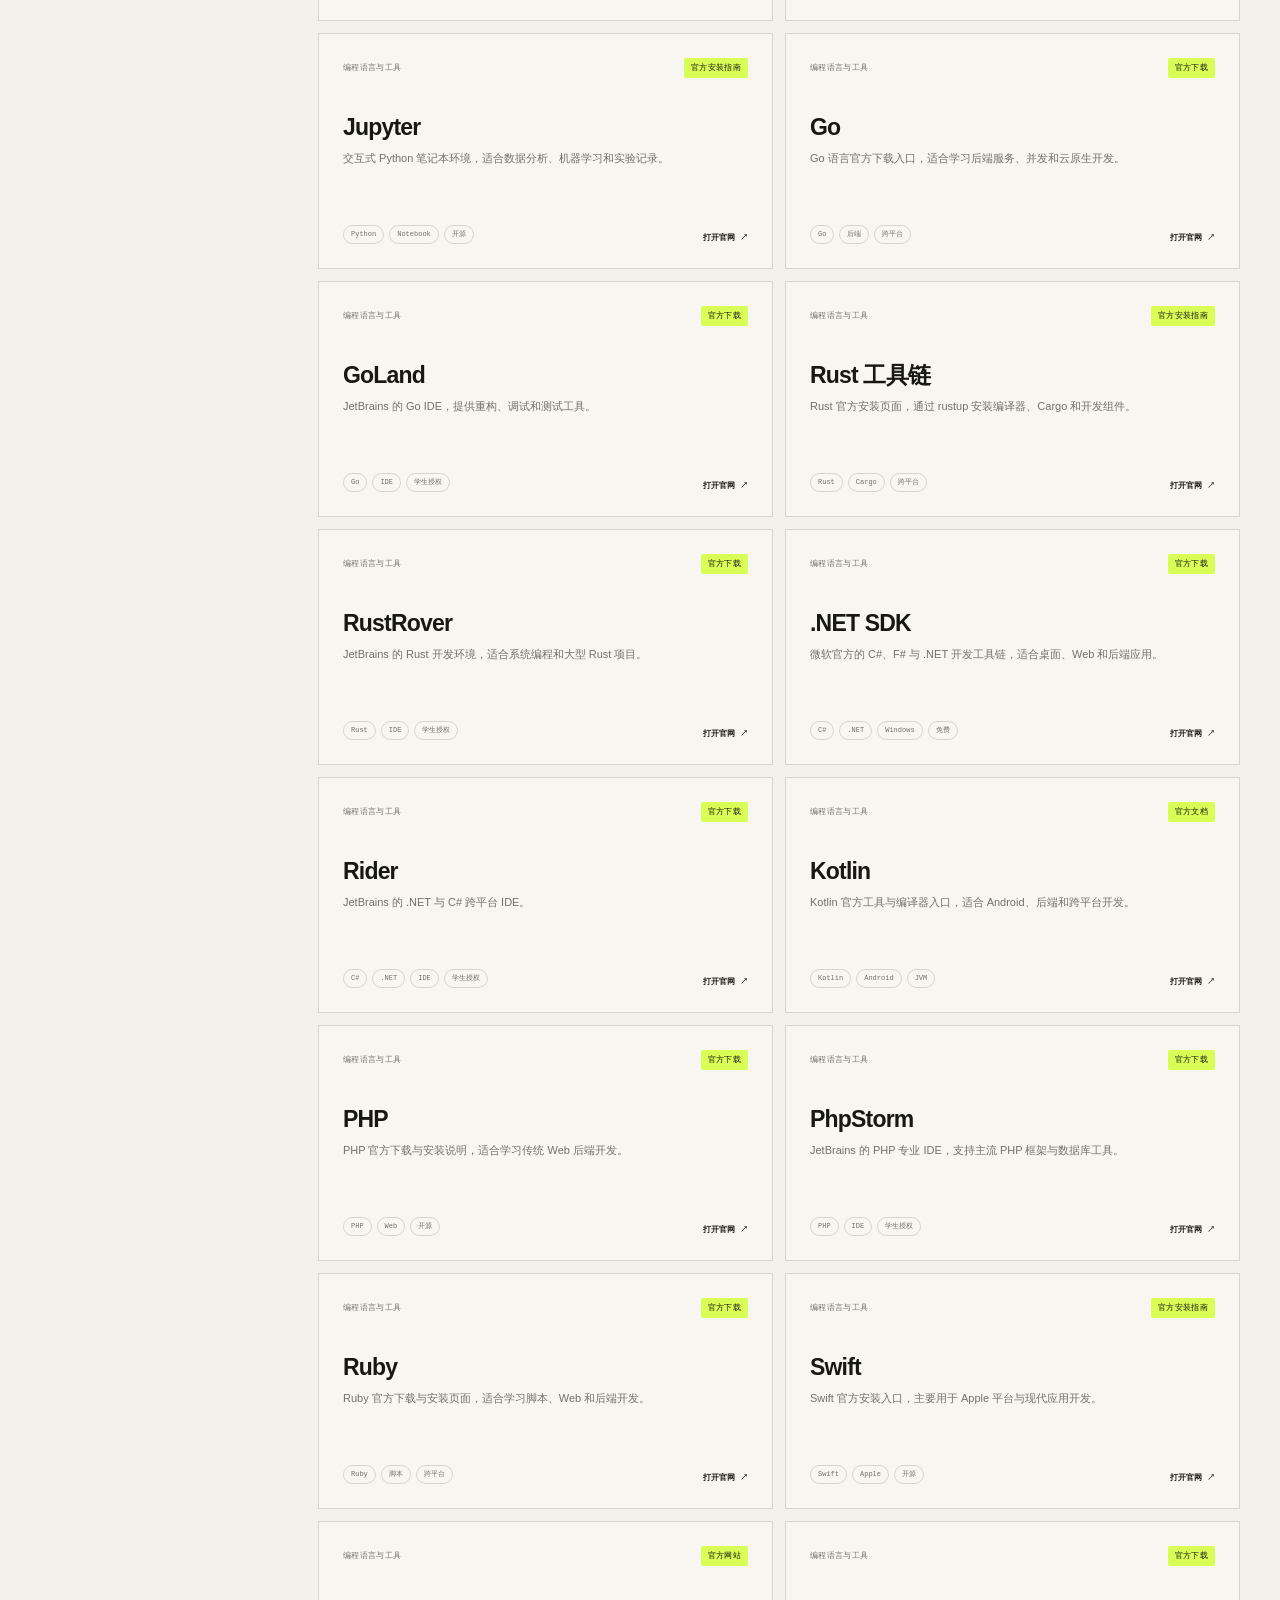
<file: outputs/resources.html>
<!doctype html>
<html lang="zh-CN">
  <head>
    <meta charset="UTF-8" />
    <meta name="viewport" content="width=device-width, initial-scale=1.0" />
    <meta
      name="description"
      content="帅栈开发者资源库：Java 开发工具、IDE、数据库、前端环境、系统软件与 AI 网站官方链接。"
    />
    <meta name="theme-color" content="#f3f1ea" />
    <title>开发资源库 · 帅栈</title>
    <link rel="canonical" href="https://chenyue-dev.github.io/chenyue-site/resources.html" />
    <link rel="icon" href="assets/favicon.svg" type="image/svg+xml" />
    <link rel="stylesheet" href="styles.css" />
    <script>
      (() => {
        const savedTheme = localStorage.getItem("theme");
        const prefersDark = window.matchMedia("(prefers-color-scheme: dark)").matches;
        document.documentElement.dataset.theme = savedTheme || (prefersDark ? "dark" : "light");
      })();
    </script>
    <script src="site-config.js" defer></script>
    <script src="backend.js" defer></script>
    <script src="resources-data.js" defer></script>
    <script src="posts-data.js" defer></script>
    <script src="projects-data.js" defer></script>
    <script src="script.js" defer></script>
  
    <link rel="manifest" href="manifest.webmanifest" />
    <meta name="application-name" content="帅栈" />
    <meta name="apple-mobile-web-app-capable" content="yes" />
    <meta name="apple-mobile-web-app-status-bar-style" content="black-translucent" />
    <meta name="apple-mobile-web-app-title" content="帅栈" />
    <link rel="apple-touch-icon" href="assets/icon-180.png" />
  </head>
  <body data-page="resources">
    <a class="skip-link" href="#main-content">跳到主要内容</a>
    <header class="site-header">
      <div class="nav-shell">
        <a class="brand" href="index.html" aria-label="帅栈首页">
          <span class="brand-mark" aria-hidden="true"><span></span><span></span><span></span></span>
          <span class="brand-name">帅栈</span>
          <span class="brand-en">CODE DOMAIN</span>
        </a>
        <nav class="desktop-nav" aria-label="主导航">
          <a href="index.html" data-nav="home">首页 <span>01</span></a>
          <a href="projects.html" data-nav="projects">项目 <span>02</span></a>
          <a href="articles.html" data-nav="articles">文章 <span>03</span></a>
          <a href="resources.html" data-nav="resources">资源 <span>04</span></a>
          <a href="about.html" data-nav="about">关于 <span>05</span></a>
        </nav>
        <div class="nav-actions">
          <button class="icon-button search-trigger" type="button" aria-label="搜索文章与资源">
            <svg viewBox="0 0 24 24" aria-hidden="true"><circle cx="11" cy="11" r="6.5"></circle><path d="m16 16 4.5 4.5"></path></svg>
          </button>
          <button class="icon-button theme-toggle" type="button" aria-label="切换深浅色主题">
            <svg class="sun-icon" viewBox="0 0 24 24" aria-hidden="true"><circle cx="12" cy="12" r="4"></circle><path d="M12 2v2M12 20v2M4.93 4.93l1.42 1.42M17.65 17.65l1.42 1.42M2 12h2M20 12h2M4.93 19.07l1.42-1.42M17.65 6.35l1.42-1.42"></path></svg>
            <svg class="moon-icon" viewBox="0 0 24 24" aria-hidden="true"><path d="M20.5 14.1A8.5 8.5 0 0 1 9.9 3.5 8.5 8.5 0 1 0 20.5 14.1Z"></path></svg>
          </button>
          <button class="menu-toggle" type="button" aria-label="打开菜单" aria-expanded="false"><span></span><span></span></button>
        </div>
      </div>
      <nav class="mobile-nav" aria-label="移动端导航">
        <a href="index.html">首页</a><a href="projects.html">项目</a><a href="articles.html">文章</a><a href="resources.html">资源</a><a href="about.html">关于</a>
      </nav>
    </header>

    <main id="main-content">
      <section class="resource-hero section-shell">
        <div class="resource-hero-copy">
          <p class="eyebrow"><span class="status-dot"></span> TOOLBOX / 小帅的开发资源库</p>
          <h1>好工具，<br /><span>一次找齐。</span></h1>
          <p>
            Java、IDE、数据库、前端、系统软件与 AI 工具。
            每个入口优先指向官方网站，减少绕路，也避开不明安装包。
          </p>
          <div class="hero-actions">
            <a class="button button-primary" href="#resource-directory">浏览全部资源 <span>↓</span></a>
            <a class="text-link" href="#ai-tools">查看 AI 工具 <span>↗</span></a>
          </div>
        </div>
        <div class="resource-console" aria-label="资源库分类概览">
          <div class="console-top"><span>SHUAI_STACK / TOOLBOX</span><b>● ONLINE</b></div>
          <div class="console-screen">
            <div class="console-orbit"></div>
            <span class="console-code">&lt;tools /&gt;</span>
            <div class="console-float console-java">JAVA</div>
            <div class="console-float console-ai">AI</div>
            <div class="console-float console-db">DB</div>
            <div class="console-float console-web">WEB</div>
          </div>
          <div class="console-bottom">
            <span><strong data-resource-count>00</strong> 个官方入口</span>
            <span><strong data-resource-category-count>00</strong> 个分类</span>
            <span>2026.10 更新</span>
          </div>
        </div>
      </section>

      <section class="resource-start section-shell">
        <div class="section-heading">
          <div>
            <p class="eyebrow">START HERE / 新手先装</p>
            <h2>新手与学生的起步推荐</h2>
          </div>
          <p class="heading-note">先把开发环境跑起来，再开始写第一个完整项目。</p>
        </div>
        <div class="featured-resource-grid" data-featured-resources></div>
      </section>

      <section class="resource-directory-section section-shell" id="resource-directory">
        <div class="section-heading">
          <div>
            <p class="eyebrow">DIRECTORY / 全部资源</p>
            <h2>开发工具与 AI 导航</h2>
          </div>
          <a class="text-link" href="#ai-tools">直达 AI 工具 <span>↓</span></a>
        </div>

        <div class="resource-directory">
          <aside class="resource-sidebar">
            <span class="resource-sidebar-title">分类浏览</span>
            <div class="resource-categories" data-resource-categories></div>
            <p class="resource-disclaimer">
              本站只做资源索引。安装前请核对官网、系统版本和许可协议，不要从来路不明的网盘下载软件。
            </p>
          </aside>

          <div class="resource-main">
            <div class="resource-toolbar">
              <label class="resource-search">
                <svg viewBox="0 0 24 24" aria-hidden="true"><circle cx="11" cy="11" r="6.5"></circle><path d="m16 16 4.5 4.5"></path></svg>
                <input type="search" placeholder="搜索 JDK、IDEA、MySQL、ChatGPT…" data-resource-search />
              </label>
              <span class="resource-result-count"><strong data-resource-result-count>00</strong> 条结果</span>
            </div>
            <div class="resource-grid" data-resource-grid></div>
            <div class="resource-empty" data-resource-empty hidden>
              <span>∅</span>
              <h3>暂时没有找到这个工具</h3>
              <p>换一个名称或分类试试，后续资源还会继续增加。</p>
            </div>
          </div>
        </div>
      </section>

      <section class="ai-note section-shell" id="ai-tools">
        <div class="ai-note-mark">AI</div>
        <div>
          <p class="eyebrow">USE AI WISELY / 合理使用 AI</p>
          <h2>把 AI 当作学习搭档，<br />而不是答案代替品。</h2>
        </div>
        <div class="ai-note-copy">
          <p>
            AI 可以帮助解释报错、整理知识、生成练习和检查思路，但关键代码仍要自己运行、理解和验证。
            涉及账号、隐私和公司代码时，不要直接上传敏感内容。
          </p>
          <button class="text-link" type="button" data-ai-filter>只看 AI 工具 <span>↗</span></button>
        </div>
      </section>

      <section class="resource-update section-shell">
        <span>LAST UPDATED / 最后整理</span>
        <strong>2026.10.30</strong>
        <p>资源库会随着小帅的学习进度持续增加。发现链接失效，可以在网站正式上线后通过留言反馈。</p>
      </section>
    </main>

    <footer class="site-footer">
      <div class="footer-top section-shell">
        <div><p class="eyebrow">STAY CURIOUS.</p><h2>保持好奇，<br />持续记录。</h2></div>
        <div class="footer-links">
          <div><span>导航</span><a href="projects.html">项目作品</a><a href="articles.html">文章归档</a><a href="resources.html">开发资源库</a></div>
          <div><span>站点</span><a href="about.html">关于作者</a><a href="admin.html">管理后台 ↗</a><a href="#" data-rss-link>RSS ↗</a></div>
        </div>
      </div>
      <div class="footer-bottom section-shell"><span>© <span data-current-year></span> 帅栈 · CODE DOMAIN</span><span>用好奇心构建 · 用文字记录</span></div>
    </footer>

    <dialog class="search-dialog" aria-labelledby="search-title">
      <div class="search-panel">
        <div class="search-panel-top"><label id="search-title" for="global-search">搜索文章与资源</label><button class="search-close" type="button" aria-label="关闭搜索">ESC</button></div>
        <div class="search-input-wrap"><svg viewBox="0 0 24 24" aria-hidden="true"><circle cx="11" cy="11" r="6.5"></circle><path d="m16 16 4.5 4.5"></path></svg><input id="global-search" type="search" placeholder="输入技术、工具或关键词…" autocomplete="off" /></div>
        <div class="search-results" data-search-results><p class="search-empty">输入关键词，在文章和资源库中寻找答案。</p></div>
      </div>
    </dialog>
    <button class="back-to-top" type="button" aria-label="回到顶部">↑</button>
  </body>
</html>
</file>
<file: outputs/styles.css>
/* =========================================================
   帅栈 · Shuai Stack
   A lightweight, dependency-free editorial blog theme.
   ========================================================= */

:root {
  color-scheme: light;
  --bg: #f3f1ea;
  --bg-elevated: #faf8f2;
  --surface: #fffdf8;
  --ink: #171813;
  --ink-soft: #34362e;
  --muted: #707168;
  --line: rgba(23, 24, 19, 0.15);
  --line-strong: rgba(23, 24, 19, 0.3);
  --accent: #d9ff57;
  --accent-ink: #16180f;
  --orange: #ff7548;
  --blue: #a9c9ff;
  --purple: #c9b8ff;
  --dark-panel: #171914;
  --dark-panel-ink: #f1efe7;
  --shadow: 0 24px 70px rgba(40, 39, 29, 0.12);
  --font-sans: "PingFang SC", "Hiragino Sans GB", "Microsoft YaHei", "Noto Sans CJK SC", sans-serif;
  --font-display: "Aptos Display", "PingFang SC", "Microsoft YaHei", sans-serif;
  --font-mono: "SFMono-Regular", "Cascadia Code", "Roboto Mono", Consolas, monospace;
  --header-height: 78px;
  --ease: cubic-bezier(0.22, 1, 0.36, 1);
}

:root[data-theme="dark"] {
  color-scheme: dark;
  --bg: #171813;
  --bg-elevated: #1d1f19;
  --surface: #22241d;
  --ink: #f2f0e8;
  --ink-soft: #d6d4ca;
  --muted: #a7a89f;
  --line: rgba(242, 240, 232, 0.15);
  --line-strong: rgba(242, 240, 232, 0.32);
  --accent: #d9ff57;
  --accent-ink: #171813;
  --orange: #ff8963;
  --blue: #a9c9ff;
  --purple: #cdbcff;
  --dark-panel: #0d0e0b;
  --dark-panel-ink: #f1efe7;
  --shadow: 0 24px 80px rgba(0, 0, 0, 0.3);
}

*,
*::before,
*::after {
  box-sizing: border-box;
}

html {
  scroll-behavior: smooth;
}

body {
  margin: 0;
  background:
    radial-gradient(circle at 12% 8%, rgba(217, 255, 87, 0.09), transparent 24rem),
    var(--bg);
  color: var(--ink);
  font-family: var(--font-sans);
  font-size: 16px;
  line-height: 1.65;
  text-rendering: optimizeLegibility;
  -webkit-font-smoothing: antialiased;
}

body.menu-open,
body.search-open {
  overflow: hidden;
}

::selection {
  background: var(--accent);
  color: var(--accent-ink);
}

a {
  color: inherit;
  text-decoration: none;
}

button,
input {
  color: inherit;
  font: inherit;
}

button {
  border: 0;
  cursor: pointer;
}

img,
svg {
  display: block;
}

.section-shell {
  width: min(1280px, calc(100% - 80px));
  margin-inline: auto;
}

.skip-link {
  position: fixed;
  top: 12px;
  left: 12px;
  z-index: 200;
  padding: 10px 16px;
  background: var(--accent);
  color: var(--accent-ink);
  transform: translateY(-160%);
  transition: transform 0.2s;
}

.skip-link:focus {
  transform: none;
}

.eyebrow {
  display: flex;
  align-items: center;
  gap: 10px;
  margin: 0;
  color: var(--muted);
  font-family: var(--font-mono);
  font-size: 11px;
  font-weight: 600;
  letter-spacing: 0.12em;
  line-height: 1.4;
  text-transform: uppercase;
}

.status-dot {
  width: 7px;
  height: 7px;
  border-radius: 50%;
  background: #65b84d;
  box-shadow: 0 0 0 4px rgba(101, 184, 77, 0.12);
  animation: pulse 2.6s infinite;
}

@keyframes pulse {
  50% {
    box-shadow: 0 0 0 7px rgba(101, 184, 77, 0);
  }
}

/* Header */
.site-header {
  position: sticky;
  top: 0;
  z-index: 80;
  height: var(--header-height);
  border-bottom: 1px solid var(--line);
  background: color-mix(in srgb, var(--bg) 88%, transparent);
  backdrop-filter: blur(18px);
  -webkit-backdrop-filter: blur(18px);
}

.nav-shell {
  width: min(1400px, calc(100% - 48px));
  height: 100%;
  margin-inline: auto;
  display: flex;
  align-items: center;
  justify-content: space-between;
}

.brand {
  display: flex;
  align-items: center;
  gap: 11px;
  flex-shrink: 0;
}

.brand-mark {
  position: relative;
  width: 34px;
  height: 34px;
  display: grid;
  place-items: center;
  border-radius: 5px;
  background: var(--ink);
  overflow: hidden;
}

.brand-mark span {
  position: absolute;
  width: 17px;
  height: 2px;
  background: var(--accent);
  transform-origin: left center;
}

.brand-mark span:nth-child(1) {
  transform: translate(-3px, -5px) rotate(-34deg);
}

.brand-mark span:nth-child(2) {
  width: 15px;
  transform: translate(0, 1px) rotate(34deg);
}

.brand-mark span:nth-child(3) {
  width: 10px;
  transform: translate(-3px, 7px) rotate(-34deg);
}

.brand-name {
  font-family: var(--font-display);
  font-size: 20px;
  font-weight: 800;
  letter-spacing: 0.08em;
}

.brand-en {
  margin-left: 2px;
  padding-left: 13px;
  border-left: 1px solid var(--line-strong);
  color: var(--muted);
  font-family: var(--font-mono);
  font-size: 8px;
  line-height: 1.3;
  letter-spacing: 0.12em;
}

.desktop-nav {
  display: flex;
  align-self: stretch;
  align-items: stretch;
  gap: 8px;
}

.desktop-nav a {
  position: relative;
  display: flex;
  align-items: center;
  gap: 7px;
  min-width: 92px;
  padding: 0 18px;
  color: var(--muted);
  font-size: 13px;
  font-weight: 600;
  transition: color 0.25s;
}

.desktop-nav a::after {
  content: "";
  position: absolute;
  right: 18px;
  bottom: -1px;
  left: 18px;
  height: 2px;
  background: var(--ink);
  transform: scaleX(0);
  transform-origin: left;
  transition: transform 0.3s var(--ease);
}

.desktop-nav a:hover,
.desktop-nav a.is-active {
  color: var(--ink);
}

.desktop-nav a.is-active::after,
.desktop-nav a:hover::after {
  transform: scaleX(1);
}

.desktop-nav a span {
  font-family: var(--font-mono);
  font-size: 8px;
  font-weight: 400;
  opacity: 0.55;
}

.nav-actions {
  display: flex;
  align-items: center;
  gap: 6px;
}

.icon-button,
.menu-toggle {
  width: 38px;
  height: 38px;
  display: grid;
  place-items: center;
  border: 1px solid transparent;
  border-radius: 50%;
  background: transparent;
  transition: border-color 0.2s, background 0.2s;
}

.icon-button:hover {
  border-color: var(--line);
  background: var(--surface);
}

.icon-button svg {
  width: 18px;
  fill: none;
  stroke: currentColor;
  stroke-linecap: round;
  stroke-width: 1.7;
}

.theme-toggle .moon-icon {
  display: none;
}

:root[data-theme="dark"] .theme-toggle .sun-icon {
  display: none;
}

:root[data-theme="dark"] .theme-toggle .moon-icon {
  display: block;
}

.menu-toggle {
  display: none;
  border-radius: 4px;
  gap: 5px;
}

.menu-toggle span {
  display: block;
  width: 16px;
  height: 1.5px;
  background: currentColor;
  transition: transform 0.3s;
}

.menu-toggle[aria-expanded="true"] span:first-child {
  transform: translateY(3.25px) rotate(45deg);
}

.menu-toggle[aria-expanded="true"] span:last-child {
  transform: translateY(-3.25px) rotate(-45deg);
}

.mobile-nav {
  display: none;
}

/* Home hero */
.hero {
  min-height: calc(100svh - var(--header-height));
  display: grid;
  grid-template-columns: 1.02fr 0.98fr;
  align-items: center;
  gap: 74px;
  padding-block: 76px 82px;
}

.hero-copy {
  padding-left: clamp(0px, 2.2vw, 30px);
}

.hero h1 {
  max-width: 760px;
  margin: 28px 0 28px;
  font-family: var(--font-display);
  font-size: clamp(54px, 5.6vw, 88px);
  font-weight: 850;
  letter-spacing: -0.065em;
  line-height: 1.08;
}

.highlight-line {
  position: relative;
  z-index: 0;
  display: inline-block;
}

.highlight-line::after {
  content: "";
  position: absolute;
  z-index: -1;
  right: -3px;
  bottom: 3px;
  left: -2px;
  height: 23%;
  background: var(--accent);
  transform: rotate(-1deg);
}

.hero-intro {
  max-width: 570px;
  margin: 0;
  color: var(--muted);
  font-size: 17px;
  line-height: 1.9;
}

.hero-actions {
  display: flex;
  align-items: center;
  gap: 30px;
  margin-top: 36px;
}

.button {
  min-height: 50px;
  display: inline-flex;
  align-items: center;
  justify-content: center;
  gap: 26px;
  padding: 0 24px;
  border: 1px solid var(--ink);
  border-radius: 2px;
  font-size: 13px;
  font-weight: 700;
  transition: transform 0.25s var(--ease), box-shadow 0.25s, background 0.25s;
}

.button svg {
  width: 18px;
  fill: none;
  stroke: currentColor;
  stroke-linecap: round;
  stroke-width: 1.6;
}

.button-primary {
  background: var(--ink);
  color: var(--bg);
  box-shadow: 5px 5px 0 var(--accent);
}

.button-primary:hover {
  transform: translate(-2px, -2px);
  box-shadow: 8px 8px 0 var(--accent);
}

.text-link {
  display: inline-flex;
  align-items: center;
  gap: 9px;
  padding-block: 4px;
  border-bottom: 1px solid var(--line-strong);
  font-size: 13px;
  font-weight: 650;
  transition: border-color 0.2s, gap 0.25s;
}

.text-link:hover {
  gap: 14px;
  border-color: var(--ink);
}

.hero-stats {
  display: flex;
  gap: 48px;
  margin: 56px 0 0;
}

.hero-stats > div {
  display: flex;
  flex-direction: column;
  gap: 2px;
}

.hero-stats dt {
  font-family: var(--font-mono);
  font-size: 22px;
  font-weight: 600;
  letter-spacing: -0.06em;
}

.hero-stats dd {
  margin: 0;
  color: var(--muted);
  font-size: 11px;
}

.hero-art {
  position: relative;
  width: 100%;
  max-width: 600px;
  aspect-ratio: 0.93;
  margin-left: auto;
  border-radius: 3px;
  background: var(--dark-panel);
  color: var(--dark-panel-ink);
  box-shadow: var(--shadow);
  overflow: hidden;
}

.art-grid {
  position: absolute;
  inset: 0;
  opacity: 0.22;
  background-image:
    linear-gradient(rgba(255, 255, 255, 0.14) 1px, transparent 1px),
    linear-gradient(90deg, rgba(255, 255, 255, 0.14) 1px, transparent 1px);
  background-size: 54px 54px;
  mask-image: radial-gradient(circle at center, black 10%, transparent 78%);
}

.art-card {
  position: absolute;
}

.art-code {
  top: 11%;
  left: 8%;
  width: 74%;
  border: 1px solid rgba(255, 255, 255, 0.18);
  border-radius: 5px;
  background: rgba(17, 19, 14, 0.88);
  box-shadow: 0 30px 60px rgba(0, 0, 0, 0.35);
  transform: rotate(-3.5deg);
}

.code-top {
  height: 34px;
  display: flex;
  align-items: center;
  gap: 6px;
  padding: 0 12px;
  border-bottom: 1px solid rgba(255, 255, 255, 0.12);
}

.code-top span {
  width: 6px;
  height: 6px;
  border-radius: 50%;
  background: rgba(255, 255, 255, 0.3);
}

.code-top span:first-child {
  background: var(--orange);
}

.code-top small {
  margin-left: auto;
  color: rgba(255, 255, 255, 0.46);
  font-family: var(--font-mono);
  font-size: 9px;
}

.art-code pre {
  margin: 0;
  padding: 22px 18px 19px;
  color: #dedfd7;
  font-family: var(--font-mono);
  font-size: clamp(9px, 1.1vw, 12px);
  line-height: 1.85;
  overflow: auto;
  scrollbar-width: none;
}

.art-code pre i {
  display: inline-block;
  width: 25px;
  color: rgba(255, 255, 255, 0.25);
  font-style: normal;
}

.code-purple {
  color: #cdbcff;
}

.code-blue {
  color: #a9c9ff;
}

.code-green {
  color: #d9ff57;
}

.code-status {
  padding: 10px 14px;
  border-top: 1px solid rgba(255, 255, 255, 0.1);
  color: rgba(255, 255, 255, 0.46);
  font-family: var(--font-mono);
  font-size: 8px;
  letter-spacing: 0.04em;
}

.code-status span {
  margin-right: 4px;
  color: #91cc58;
}

.art-disc {
  position: absolute;
  right: -6%;
  bottom: 5%;
  width: 47%;
  aspect-ratio: 1;
  display: grid;
  place-items: center;
  border-radius: 50%;
  background: var(--accent);
  color: var(--accent-ink);
  box-shadow: 0 20px 40px rgba(0, 0, 0, 0.25);
}

.art-disc svg {
  position: absolute;
  inset: 8%;
  width: 84%;
  height: 84%;
  animation: spin 20s linear infinite;
}

.art-disc text {
  fill: currentColor;
  font-family: var(--font-mono);
  font-size: 9.4px;
  font-weight: 700;
  letter-spacing: 2.2px;
}

.art-disc > span {
  font-size: 52px;
  font-weight: 300;
  transform: rotate(-42deg);
}

@keyframes spin {
  to {
    transform: rotate(360deg);
  }
}

.art-note {
  position: absolute;
  bottom: 7%;
  left: 8%;
  width: 45%;
  padding: 18px;
  background: #f8f4e8;
  color: #181914;
  box-shadow: 9px 12px 0 rgba(0, 0, 0, 0.2);
  transform: rotate(4deg);
}

.art-note span,
.art-note b {
  font-family: var(--font-mono);
  font-size: 7px;
  letter-spacing: 0.12em;
}

.art-note p {
  margin: 18px 0;
  font-family: var(--font-display);
  font-size: clamp(20px, 2.2vw, 31px);
  font-weight: 800;
  line-height: 1.25;
}

.art-note b {
  color: #85857b;
}

.art-sticker {
  position: absolute;
  top: 8%;
  right: 5%;
  width: 84px;
  height: 84px;
  display: grid;
  place-items: center;
  border-radius: 50%;
  background: var(--orange);
  color: #171813;
  font-family: var(--font-mono);
  font-size: 9px;
  font-weight: 800;
  line-height: 1.3;
  text-align: center;
  transform: rotate(12deg);
}

/* Marquee */
.marquee {
  width: 100%;
  padding: 16px 0;
  border-top: 1px solid var(--line);
  border-bottom: 1px solid var(--line);
  overflow: hidden;
}

.marquee-track {
  width: max-content;
  display: flex;
  align-items: center;
  gap: 30px;
  animation: marquee 36s linear infinite;
}

.marquee-track span {
  font-family: var(--font-mono);
  font-size: 11px;
  font-weight: 600;
  letter-spacing: 0.1em;
}

.marquee-track i {
  color: var(--orange);
  font-style: normal;
}

@keyframes marquee {
  to {
    transform: translateX(-50%);
  }
}

/* Shared sections */
.featured-section,
.latest-section,
.topics,
.principles,
.toolbox {
  padding-block: 108px;
}

.site-map-intro {
  display: grid;
  grid-template-columns: 0.8fr 1.2fr;
  gap: 70px;
  padding-block: 96px;
  border-bottom: 1px solid var(--line);
}

.site-map-heading h2 {
  max-width: 520px;
  margin: 18px 0 0;
  font-family: var(--font-display);
  font-size: clamp(32px, 3.8vw, 54px);
  font-weight: 830;
  letter-spacing: -0.055em;
  line-height: 1.22;
}

.site-map-grid {
  display: grid;
  grid-template-columns: repeat(3, 1fr);
  border-top: 1px solid var(--line-strong);
  border-left: 1px solid var(--line);
}

.site-map-grid a {
  min-height: 280px;
  display: flex;
  flex-direction: column;
  padding: 22px;
  border-right: 1px solid var(--line);
  border-bottom: 1px solid var(--line);
  transition: background 0.25s, color 0.25s;
}

.site-map-grid a:hover {
  background: var(--dark-panel);
  color: var(--dark-panel-ink);
}

.site-map-grid span,
.site-map-grid b {
  color: var(--muted);
  font-family: var(--font-mono);
  font-size: 8px;
  font-style: normal;
  font-weight: 500;
}

.site-map-grid h3 {
  margin: auto 0 13px;
  font-family: var(--font-display);
  font-size: 27px;
  font-weight: 800;
  letter-spacing: -0.04em;
}

.site-map-grid p {
  margin: 0 0 24px;
  color: var(--muted);
  font-size: 11px;
  line-height: 1.75;
}

.site-map-grid a:hover p,
.site-map-grid a:hover span {
  color: rgba(242, 240, 232, 0.58);
}

.section-heading {
  display: flex;
  align-items: end;
  justify-content: space-between;
  gap: 28px;
  margin-bottom: 38px;
}

.section-heading h2,
.toolbox-head h2 {
  margin: 12px 0 0;
  font-family: var(--font-display);
  font-size: clamp(32px, 3.2vw, 48px);
  font-weight: 820;
  letter-spacing: -0.055em;
  line-height: 1.15;
}

.heading-note {
  max-width: 260px;
  margin: 0 0 5px;
  color: var(--muted);
  font-size: 12px;
  text-align: right;
}

.section-index {
  color: var(--muted);
  font-family: var(--font-mono);
  font-size: 12px;
}

/* Generated featured card */
.feature-card {
  position: relative;
  min-height: 410px;
  display: grid;
  grid-template-columns: 1.07fr 0.93fr;
  border: 1px solid var(--line-strong);
  background: var(--dark-panel);
  color: var(--dark-panel-ink);
  overflow: hidden;
}

.feature-content {
  position: relative;
  z-index: 2;
  display: flex;
  flex-direction: column;
  align-items: flex-start;
  padding: clamp(36px, 5vw, 66px);
}

.feature-meta {
  display: flex;
  gap: 18px;
  color: rgba(241, 239, 231, 0.54);
  font-family: var(--font-mono);
  font-size: 9px;
  letter-spacing: 0.08em;
  text-transform: uppercase;
}

.feature-meta span:first-child {
  color: var(--accent);
}

.feature-card h3 {
  max-width: 670px;
  margin: 46px 0 20px;
  font-family: var(--font-display);
  font-size: clamp(34px, 4vw, 57px);
  font-weight: 820;
  letter-spacing: -0.06em;
  line-height: 1.18;
}

.feature-card h3 a {
  background-image: linear-gradient(var(--accent), var(--accent));
  background-position: 0 100%;
  background-repeat: no-repeat;
  background-size: 0 4px;
  transition: background-size 0.4s var(--ease);
}

.feature-card:hover h3 a {
  background-size: 100% 4px;
}

.feature-card p {
  max-width: 550px;
  margin: 0;
  color: rgba(241, 239, 231, 0.63);
  font-size: 14px;
  line-height: 1.85;
}

.feature-link {
  display: inline-flex;
  align-items: center;
  gap: 18px;
  margin-top: auto;
  padding-top: 42px;
  color: var(--accent);
  font-family: var(--font-mono);
  font-size: 10px;
  letter-spacing: 0.08em;
}

.feature-link span {
  width: 38px;
  height: 38px;
  display: grid;
  place-items: center;
  border: 1px solid rgba(217, 255, 87, 0.5);
  border-radius: 50%;
  font-size: 16px;
  transition: background 0.25s, color 0.25s, transform 0.25s;
}

.feature-card:hover .feature-link span {
  background: var(--accent);
  color: var(--accent-ink);
  transform: rotate(45deg);
}

.feature-art {
  position: relative;
  min-height: 100%;
  border-left: 1px solid rgba(255, 255, 255, 0.13);
  background:
    radial-gradient(circle at 50% 45%, rgba(217, 255, 87, 0.22), transparent 31%),
    #11130e;
  overflow: hidden;
}

.feature-art::before {
  content: "";
  position: absolute;
  inset: 0;
  background-image:
    linear-gradient(rgba(255, 255, 255, 0.08) 1px, transparent 1px),
    linear-gradient(90deg, rgba(255, 255, 255, 0.08) 1px, transparent 1px);
  background-size: 36px 36px;
  mask-image: linear-gradient(to bottom right, transparent, black, transparent);
}

.feature-art-ring {
  position: absolute;
  top: 50%;
  left: 50%;
  width: 72%;
  aspect-ratio: 1;
  border: 1px solid rgba(217, 255, 87, 0.55);
  border-radius: 50%;
  transform: translate(-50%, -50%);
}

.feature-art-ring::before,
.feature-art-ring::after {
  content: "";
  position: absolute;
  border: 1px solid rgba(255, 255, 255, 0.16);
  border-radius: 50%;
}

.feature-art-ring::before {
  inset: 18%;
}

.feature-art-ring::after {
  inset: 42%;
  background: var(--accent);
  border: 0;
  box-shadow: 0 0 50px rgba(217, 255, 87, 0.42);
}

.feature-art-code {
  position: absolute;
  z-index: 2;
  top: 50%;
  left: 50%;
  color: var(--accent-ink);
  font-family: var(--font-mono);
  font-size: 23px;
  font-weight: 900;
  transform: translate(-50%, -50%);
}

.feature-art-label {
  position: absolute;
  right: 30px;
  bottom: 28px;
  color: rgba(255, 255, 255, 0.35);
  font-family: var(--font-mono);
  font-size: 8px;
  line-height: 1.6;
  letter-spacing: 0.12em;
  text-align: right;
}

.feature-art-number {
  position: absolute;
  top: 26px;
  left: 28px;
  color: var(--accent);
  font-family: var(--font-mono);
  font-size: 10px;
}

/* Generated post list */
.post-list {
  border-top: 1px solid var(--line-strong);
}

.post-row {
  display: grid;
  grid-template-columns: 76px minmax(0, 1fr) 155px 115px 42px;
  align-items: center;
  gap: 24px;
  padding: 27px 8px;
  border-bottom: 1px solid var(--line);
  transition: padding 0.3s var(--ease), background 0.3s;
}

.post-row:hover {
  padding-inline: 18px;
  background: var(--bg-elevated);
}

.post-number {
  color: var(--muted);
  font-family: var(--font-mono);
  font-size: 10px;
}

.post-row-main h3 {
  margin: 0 0 5px;
  font-family: var(--font-display);
  font-size: clamp(18px, 1.9vw, 25px);
  font-weight: 750;
  letter-spacing: -0.035em;
  line-height: 1.35;
}

.post-row-main p {
  max-width: 720px;
  margin: 0;
  color: var(--muted);
  font-size: 12px;
  overflow: hidden;
  text-overflow: ellipsis;
  white-space: nowrap;
}

.post-category,
.post-date {
  color: var(--muted);
  font-family: var(--font-mono);
  font-size: 9px;
  letter-spacing: 0.04em;
}

.post-category {
  justify-self: start;
  padding: 5px 9px;
  border: 1px solid var(--line);
  border-radius: 20px;
}

.post-arrow {
  width: 36px;
  height: 36px;
  display: grid;
  place-items: center;
  justify-self: end;
  border: 1px solid var(--line);
  border-radius: 50%;
  font-size: 14px;
  transition: transform 0.25s, color 0.25s, background 0.25s;
}

.post-row:hover .post-arrow {
  background: var(--ink);
  color: var(--bg);
  transform: rotate(45deg);
}

/* Manifesto */
.manifesto {
  position: relative;
  display: grid;
  grid-template-columns: 150px 1fr 74px;
  gap: 50px;
  margin-block: 0 112px;
  padding: 94px 64px;
  border: 1px solid var(--line);
  background:
    linear-gradient(90deg, rgba(217, 255, 87, 0.13), transparent 32%),
    var(--surface);
}

.manifesto::after {
  content: "“";
  position: absolute;
  top: -48px;
  right: 8%;
  color: var(--accent-ink);
  font-family: Georgia, serif;
  font-size: 210px;
  line-height: 1;
  opacity: 0.08;
}

.manifesto-label {
  display: flex;
  flex-direction: column;
  gap: 8px;
  font-family: var(--font-mono);
  font-size: 9px;
  letter-spacing: 0.08em;
}

.manifesto-label span:last-child {
  color: var(--muted);
}

.manifesto blockquote {
  margin: 0;
  font-family: var(--font-display);
  font-size: clamp(25px, 3.2vw, 43px);
  font-weight: 750;
  letter-spacing: -0.04em;
  line-height: 1.55;
}

.manifesto blockquote em {
  position: relative;
  background: linear-gradient(transparent 68%, var(--accent) 68%);
  font-style: normal;
}

.round-link {
  width: 66px;
  height: 66px;
  display: grid;
  place-items: center;
  align-self: center;
  border: 1px solid var(--line-strong);
  border-radius: 50%;
  transition: background 0.25s, color 0.25s, transform 0.25s;
}

.round-link:hover {
  background: var(--ink);
  color: var(--bg);
  transform: rotate(45deg);
}

.round-link svg {
  width: 22px;
  fill: none;
  stroke: currentColor;
  stroke-width: 1.4;
}

/* Footer */
.site-footer {
  border-top: 1px solid var(--line-strong);
  background: var(--bg-elevated);
}

.footer-top {
  display: grid;
  grid-template-columns: 1fr 1fr;
  gap: 80px;
  padding-block: 82px 72px;
}

.footer-top h2 {
  margin: 22px 0 0;
  font-family: var(--font-display);
  font-size: clamp(42px, 5.5vw, 72px);
  font-weight: 840;
  letter-spacing: -0.065em;
  line-height: 1.08;
}

.footer-links {
  display: grid;
  grid-template-columns: 1fr 1fr;
  gap: 40px;
  align-content: end;
  padding-bottom: 6px;
}

.footer-links div {
  display: flex;
  flex-direction: column;
  gap: 12px;
}

.footer-links span {
  margin-bottom: 7px;
  color: var(--muted);
  font-family: var(--font-mono);
  font-size: 9px;
  letter-spacing: 0.1em;
  text-transform: uppercase;
}

.footer-links a {
  width: fit-content;
  font-size: 13px;
  transition: opacity 0.2s;
}

.footer-links a:hover {
  opacity: 0.55;
}

.footer-bottom {
  display: flex;
  align-items: center;
  justify-content: space-between;
  padding-block: 22px;
  border-top: 1px solid var(--line);
  color: var(--muted);
  font-family: var(--font-mono);
  font-size: 8px;
  letter-spacing: 0.04em;
}

/* Search dialog */
.search-dialog {
  width: 100%;
  max-width: none;
  height: 100%;
  max-height: none;
  margin: 0;
  padding: 0;
  border: 0;
  background: rgba(13, 14, 11, 0.68);
  color: var(--ink);
  backdrop-filter: blur(14px);
}

.search-dialog::backdrop {
  background: transparent;
}

.search-panel {
  width: min(760px, calc(100% - 32px));
  max-height: min(680px, calc(100svh - 60px));
  margin: 8vh auto 0;
  border: 1px solid var(--line);
  background: var(--bg);
  box-shadow: 0 40px 100px rgba(0, 0, 0, 0.3);
  overflow: auto;
}

.search-panel-top {
  display: flex;
  align-items: center;
  justify-content: space-between;
  padding: 18px 22px;
  border-bottom: 1px solid var(--line);
}

.search-panel-top label {
  font-size: 11px;
  font-weight: 700;
}

.search-close {
  padding: 5px 8px;
  border: 1px solid var(--line);
  border-radius: 3px;
  background: transparent;
  color: var(--muted);
  font-family: var(--font-mono);
  font-size: 8px;
}

.search-input-wrap {
  display: flex;
  align-items: center;
  gap: 14px;
  padding: 18px 22px;
  border-bottom: 1px solid var(--line);
}

.search-input-wrap svg {
  width: 22px;
  fill: none;
  stroke: var(--muted);
  stroke-linecap: round;
  stroke-width: 1.7;
}

.search-input-wrap input {
  width: 100%;
  padding: 8px 0;
  border: 0;
  outline: 0;
  background: transparent;
  font-size: 22px;
  font-weight: 600;
}

.search-input-wrap input::placeholder {
  color: var(--muted);
  opacity: 0.6;
}

.search-results {
  padding: 12px;
}

.search-empty {
  margin: 0;
  padding: 50px 20px;
  color: var(--muted);
  text-align: center;
  font-size: 13px;
}

.search-result {
  display: grid;
  grid-template-columns: 1fr auto;
  gap: 8px 20px;
  padding: 17px 14px;
  border-bottom: 1px solid var(--line);
  transition: background 0.2s;
}

.search-result:hover {
  background: var(--surface);
}

.search-result strong {
  font-size: 14px;
}

.search-result span {
  color: var(--muted);
  font-family: var(--font-mono);
  font-size: 8px;
}

.search-result p {
  grid-column: 1 / -1;
  margin: 0;
  color: var(--muted);
  font-size: 11px;
}

/* Resource library */
.resource-hero {
  min-height: calc(100svh - var(--header-height));
  display: grid;
  grid-template-columns: 1.02fr 0.98fr;
  align-items: center;
  gap: 76px;
  padding-block: 76px;
}

.resource-hero-copy {
  padding-left: clamp(0px, 2vw, 26px);
}

.resource-hero h1 {
  max-width: 720px;
  margin: 28px 0;
  font-family: var(--font-display);
  font-size: clamp(58px, 6.2vw, 96px);
  font-weight: 860;
  letter-spacing: -0.075em;
  line-height: 1.04;
}

.resource-hero h1 span {
  position: relative;
  display: inline-block;
  z-index: 0;
}

.resource-hero h1 span::after {
  content: "";
  position: absolute;
  right: -5px;
  bottom: 5px;
  left: -4px;
  z-index: -1;
  height: 24%;
  background: var(--accent);
  transform: rotate(-1deg);
}

.resource-hero-copy > p {
  max-width: 570px;
  margin: 0;
  color: var(--muted);
  font-size: 16px;
  line-height: 1.9;
}

.resource-console {
  width: 100%;
  max-width: 580px;
  justify-self: end;
  border: 1px solid rgba(255, 255, 255, 0.14);
  background: #141610;
  color: #f2f0e8;
  box-shadow: 18px 20px 0 rgba(217, 255, 87, 0.25), var(--shadow);
  transform: rotate(1.2deg);
}

.console-top,
.console-bottom {
  display: flex;
  align-items: center;
  gap: 20px;
  padding: 15px 19px;
  font-family: var(--font-mono);
  font-size: 8px;
  letter-spacing: 0.07em;
}

.console-top {
  justify-content: space-between;
  border-bottom: 1px solid rgba(255, 255, 255, 0.13);
  color: rgba(255, 255, 255, 0.48);
}

.console-top b {
  color: var(--accent);
  font-weight: 500;
}

.console-screen {
  position: relative;
  min-height: 370px;
  display: grid;
  place-items: center;
  background:
    radial-gradient(circle at center, rgba(217, 255, 87, 0.15), transparent 42%),
    linear-gradient(rgba(255, 255, 255, 0.055) 1px, transparent 1px),
    linear-gradient(90deg, rgba(255, 255, 255, 0.055) 1px, transparent 1px);
  background-size: auto, 38px 38px, 38px 38px;
  overflow: hidden;
}

.console-orbit {
  position: absolute;
  width: 260px;
  height: 260px;
  border: 1px solid rgba(217, 255, 87, 0.5);
  border-radius: 50%;
}

.console-orbit::before,
.console-orbit::after {
  content: "";
  position: absolute;
  inset: 17%;
  border: 1px solid rgba(255, 255, 255, 0.15);
  border-radius: 50%;
}

.console-orbit::after {
  inset: 39%;
  background: var(--accent);
  border: 0;
  box-shadow: 0 0 50px rgba(217, 255, 87, 0.38);
}

.console-code {
  position: relative;
  z-index: 2;
  color: #151711;
  font-family: var(--font-mono);
  font-size: 20px;
  font-weight: 800;
}

.console-float {
  position: absolute;
  z-index: 3;
  min-width: 56px;
  padding: 8px 11px;
  border: 1px solid rgba(255, 255, 255, 0.2);
  background: #1e2118;
  color: #f3f1e9;
  font-family: var(--font-mono);
  font-size: 9px;
  font-weight: 700;
  letter-spacing: 0.08em;
  text-align: center;
}

.console-java {
  top: 16%;
  left: 11%;
  border-color: rgba(217, 255, 87, 0.55);
  color: var(--accent);
  transform: rotate(-5deg);
}

.console-ai {
  top: 24%;
  right: 9%;
  background: var(--orange);
  color: #181914;
  transform: rotate(7deg);
}

.console-db {
  bottom: 17%;
  left: 13%;
  background: var(--blue);
  color: #181914;
  transform: rotate(4deg);
}

.console-web {
  right: 14%;
  bottom: 13%;
  transform: rotate(-6deg);
}

.console-bottom {
  justify-content: space-between;
  border-top: 1px solid rgba(255, 255, 255, 0.13);
  color: rgba(255, 255, 255, 0.48);
}

.console-bottom strong {
  color: #f2f0e8;
  font-size: 14px;
  font-weight: 500;
}

.resource-start {
  padding-block: 108px;
  border-top: 1px solid var(--line);
}

.featured-resource-grid {
  display: grid;
  grid-template-columns: repeat(4, 1fr);
  border-top: 1px solid var(--line-strong);
  border-left: 1px solid var(--line);
}

.featured-resource {
  position: relative;
  min-height: 260px;
  display: flex;
  flex-direction: column;
  padding: 24px;
  border-right: 1px solid var(--line);
  border-bottom: 1px solid var(--line);
  transition: background 0.25s, color 0.25s;
}

.featured-resource:hover {
  background: var(--dark-panel);
  color: var(--dark-panel-ink);
}

.featured-resource-index {
  color: var(--muted);
  font-family: var(--font-mono);
  font-size: 8px;
}

.featured-resource h3 {
  margin: auto 0 12px;
  font-family: var(--font-display);
  font-size: 26px;
  font-weight: 800;
  letter-spacing: -0.045em;
}

.featured-resource p {
  margin: 0 0 22px;
  color: var(--muted);
  font-size: 11px;
  line-height: 1.7;
}

.featured-resource:hover p {
  color: rgba(242, 240, 232, 0.6);
}

.featured-resource-link {
  width: 36px;
  height: 36px;
  display: grid;
  place-items: center;
  border: 1px solid var(--line);
  border-radius: 50%;
  font-size: 14px;
  transition: background 0.2s, color 0.2s, transform 0.2s;
}

.featured-resource:hover .featured-resource-link {
  border-color: var(--accent);
  background: var(--accent);
  color: var(--accent-ink);
  transform: rotate(45deg);
}

.resource-directory-section {
  scroll-margin-top: calc(var(--header-height) + 20px);
  padding-block: 104px;
  border-top: 1px solid var(--line);
}

.resource-directory {
  display: grid;
  grid-template-columns: 230px minmax(0, 1fr);
  gap: 48px;
}

.resource-sidebar {
  align-self: start;
  position: sticky;
  top: calc(var(--header-height) + 28px);
}

.resource-sidebar-title {
  display: block;
  margin-bottom: 16px;
  color: var(--muted);
  font-family: var(--font-mono);
  font-size: 8px;
  letter-spacing: 0.1em;
  text-transform: uppercase;
}

.resource-categories {
  border-top: 1px solid var(--line-strong);
}

.resource-category {
  width: 100%;
  display: flex;
  align-items: center;
  justify-content: space-between;
  gap: 10px;
  padding: 11px 3px;
  border-bottom: 1px solid var(--line);
  background: transparent;
  color: var(--muted);
  font-size: 11px;
  text-align: left;
  transition: color 0.2s, padding 0.25s var(--ease);
}

.resource-category:hover,
.resource-category.is-active {
  padding-left: 9px;
  color: var(--ink);
}

.resource-category.is-active {
  font-weight: 700;
}

.resource-category span {
  font-family: var(--font-mono);
  font-size: 8px;
  opacity: 0.7;
}

.resource-disclaimer {
  margin: 30px 0 0;
  padding-left: 12px;
  border-left: 2px solid var(--orange);
  color: var(--muted);
  font-size: 10px;
  line-height: 1.8;
}

.resource-main {
  min-width: 0;
}

.resource-toolbar {
  display: flex;
  align-items: center;
  justify-content: space-between;
  gap: 20px;
  margin-bottom: 24px;
  padding-bottom: 17px;
  border-bottom: 1px solid var(--line-strong);
}

.resource-search {
  width: min(430px, 100%);
  display: flex;
  align-items: center;
  gap: 10px;
}

.resource-search svg {
  width: 18px;
  flex: 0 0 auto;
  fill: none;
  stroke: var(--muted);
  stroke-width: 1.6;
}

.resource-search input {
  width: 100%;
  padding: 7px 0;
  border: 0;
  outline: 0;
  background: transparent;
  font-size: 13px;
}

.resource-search input::placeholder {
  color: var(--muted);
  opacity: 0.75;
}

.resource-result-count {
  flex: 0 0 auto;
  color: var(--muted);
  font-family: var(--font-mono);
  font-size: 8px;
}

.resource-result-count strong {
  color: var(--ink);
  font-size: 12px;
}

.resource-grid {
  display: grid;
  grid-template-columns: repeat(2, minmax(0, 1fr));
  gap: 12px;
}

.resource-card {
  position: relative;
  min-height: 236px;
  display: flex;
  flex-direction: column;
  padding: 24px;
  border: 1px solid var(--line);
  background: color-mix(in srgb, var(--surface) 45%, transparent);
  transition: border-color 0.25s, transform 0.3s var(--ease), box-shadow 0.3s;
}

.resource-card:hover {
  z-index: 2;
  border-color: var(--line-strong);
  box-shadow: 8px 8px 0 rgba(23, 24, 19, 0.08);
  transform: translate(-3px, -3px);
}

:root[data-theme="dark"] .resource-card:hover {
  box-shadow: 8px 8px 0 rgba(217, 255, 87, 0.09);
}

.resource-card-top {
  display: flex;
  align-items: center;
  justify-content: space-between;
  gap: 12px;
}

.resource-card-category,
.resource-card-type {
  font-family: var(--font-mono);
  font-size: 8px;
  letter-spacing: 0.04em;
}

.resource-card-category {
  color: var(--muted);
}

.resource-card-type {
  color: var(--accent-ink);
  background: var(--accent);
  padding: 3px 7px;
  border-radius: 2px;
}

.resource-card h3 {
  margin: 35px 0 8px;
  font-family: var(--font-display);
  font-size: 23px;
  font-weight: 780;
  letter-spacing: -0.035em;
  line-height: 1.25;
}

.resource-card h3 a {
  background-image: linear-gradient(var(--accent), var(--accent));
  background-position: 0 100%;
  background-repeat: no-repeat;
  background-size: 0 3px;
  transition: background-size 0.3s var(--ease);
}

.resource-card:hover h3 a {
  background-size: 100% 3px;
}

.resource-card-description {
  margin: 0 0 22px;
  color: var(--muted);
  font-size: 11px;
  line-height: 1.75;
}

.resource-card-footer {
  display: flex;
  align-items: end;
  justify-content: space-between;
  gap: 14px;
  margin-top: auto;
}

.resource-tags {
  display: flex;
  flex-wrap: wrap;
  gap: 5px;
}

.resource-tags span {
  padding: 3px 7px;
  border: 1px solid var(--line);
  border-radius: 30px;
  color: var(--muted);
  font-family: var(--font-mono);
  font-size: 7px;
}

.resource-open {
  flex: 0 0 auto;
  font-family: var(--font-mono);
  font-size: 8px;
  font-weight: 700;
}

.resource-empty {
  padding: 90px 20px;
  text-align: center;
}

.resource-empty > span {
  font-family: var(--font-mono);
  font-size: 42px;
  opacity: 0.3;
}

.resource-empty h3 {
  margin: 12px 0 6px;
  font-size: 20px;
}

.resource-empty p {
  margin: 0;
  color: var(--muted);
  font-size: 11px;
}

.ai-note {
  scroll-margin-top: calc(var(--header-height) + 20px);
  display: grid;
  grid-template-columns: 140px 1fr 0.8fr;
  align-items: center;
  gap: 55px;
  margin-bottom: 96px;
  padding: 58px;
  background: var(--dark-panel);
  color: var(--dark-panel-ink);
}

.ai-note-mark {
  width: 120px;
  height: 120px;
  display: grid;
  place-items: center;
  border: 1px solid rgba(217, 255, 87, 0.5);
  border-radius: 50%;
  color: var(--accent);
  font-family: var(--font-mono);
  font-size: 31px;
}

.ai-note h2 {
  margin: 18px 0 0;
  font-family: var(--font-display);
  font-size: clamp(29px, 3.2vw, 43px);
  font-weight: 800;
  letter-spacing: -0.05em;
  line-height: 1.35;
}

.ai-note-copy p {
  margin: 0 0 24px;
  color: rgba(242, 240, 232, 0.58);
  font-size: 12px;
  line-height: 1.9;
}

.ai-note-copy .text-link {
  border-color: rgba(242, 240, 232, 0.3);
  color: var(--dark-panel-ink);
}

.resource-update {
  display: grid;
  grid-template-columns: 180px 170px 1fr;
  align-items: center;
  gap: 34px;
  margin-bottom: 110px;
  padding: 28px 0;
  border-top: 1px solid var(--line-strong);
  border-bottom: 1px solid var(--line);
}

.resource-update span {
  color: var(--muted);
  font-family: var(--font-mono);
  font-size: 8px;
  letter-spacing: 0.08em;
}

.resource-update strong {
  font-family: var(--font-mono);
  font-size: 17px;
  font-weight: 500;
}

.resource-update p {
  margin: 0;
  color: var(--muted);
  font-size: 11px;
  text-align: right;
}

@media (max-width: 1050px) {
  .resource-hero {
    gap: 40px;
  }

  .featured-resource-grid {
    grid-template-columns: repeat(2, 1fr);
  }

  .resource-directory {
    grid-template-columns: 190px minmax(0, 1fr);
    gap: 30px;
  }

  .ai-note {
    grid-template-columns: 100px 1fr;
    gap: 35px;
  }

  .ai-note-mark {
    width: 90px;
    height: 90px;
  }

  .ai-note-copy {
    grid-column: 2;
  }
}

@media (max-width: 900px) {
  .resource-hero {
    min-height: auto;
    grid-template-columns: 1fr;
    padding-block: 70px;
  }

  .resource-hero-copy {
    padding-left: 0;
  }

  .resource-console {
    width: min(100%, 580px);
    justify-self: start;
  }

  .resource-directory-section {
    padding-top: 76px;
  }

  .resource-directory {
    grid-template-columns: 1fr;
  }

  .resource-sidebar {
    position: static;
  }

  .resource-categories {
    display: flex;
    gap: 5px;
    padding-bottom: 14px;
    overflow-x: auto;
    scrollbar-width: none;
  }

  .resource-category {
    width: auto;
    flex: 0 0 auto;
    padding: 7px 11px;
    border: 1px solid var(--line);
    border-radius: 30px;
  }

  .resource-category:hover,
  .resource-category.is-active {
    padding-left: 11px;
    border-color: var(--ink);
    background: var(--ink);
    color: var(--bg);
  }

  .resource-category span {
    display: none;
  }

  .resource-disclaimer {
    display: none;
  }

  .resource-update {
    grid-template-columns: 150px 150px;
  }

  .resource-update p {
    grid-column: 1 / -1;
    text-align: left;
  }
}

@media (max-width: 620px) {
  .resource-hero {
    padding-block: 54px 62px;
  }

  .resource-hero h1 {
    font-size: clamp(50px, 14vw, 68px);
  }

  .resource-hero-copy > p {
    font-size: 14px;
  }

  .console-screen {
    min-height: 270px;
  }

  .console-orbit {
    width: 195px;
    height: 195px;
  }

  .console-bottom {
    gap: 9px;
    font-size: 7px;
  }

  .resource-start {
    padding-block: 74px;
  }

  .featured-resource-grid {
    grid-template-columns: 1fr;
  }

  .featured-resource {
    min-height: 210px;
  }

  .resource-directory-section {
    padding-block: 68px 76px;
  }

  .resource-toolbar {
    align-items: flex-start;
    flex-direction: column;
  }

  .resource-grid {
    grid-template-columns: 1fr;
  }

  .resource-card {
    min-height: 220px;
  }

  .ai-note {
    grid-template-columns: 1fr;
    gap: 28px;
    margin-bottom: 72px;
    padding: 36px 24px;
  }

  .ai-note-mark {
    width: 68px;
    height: 68px;
    font-size: 20px;
  }

  .ai-note-copy {
    grid-column: auto;
  }

  .resource-update {
    grid-template-columns: 1fr;
    gap: 10px;
    margin-bottom: 74px;
  }

  .resource-update p {
    grid-column: auto;
  }
}

/* Back to top */
.back-to-top {
  position: fixed;
  right: 22px;
  bottom: 22px;
  z-index: 50;
  width: 42px;
  height: 42px;
  border: 1px solid var(--line-strong);
  border-radius: 50%;
  background: var(--bg);
  color: var(--ink);
  opacity: 0;
  pointer-events: none;
  transform: translateY(10px);
  transition: opacity 0.25s, transform 0.25s, background 0.25s;
}

.back-to-top.is-visible {
  opacity: 1;
  pointer-events: auto;
  transform: none;
}

.back-to-top:hover {
  background: var(--accent);
  color: var(--accent-ink);
}

/* Articles archive */
.archive-hero {
  padding-block: 100px 72px;
  border-bottom: 1px solid var(--line-strong);
}

.archive-title-row {
  display: grid;
  grid-template-columns: 1fr 420px;
  align-items: end;
  gap: 60px;
  margin-top: 34px;
}

.archive-title-row h1 {
  margin: 0;
  font-family: var(--font-display);
  font-size: clamp(64px, 9vw, 140px);
  font-weight: 850;
  letter-spacing: -0.075em;
  line-height: 0.9;
}

.archive-title-row h1 span {
  color: var(--orange);
}

.archive-title-row > p {
  margin: 0 0 8px;
  color: var(--muted);
  font-size: 15px;
  line-height: 1.9;
}

.archive-count {
  display: flex;
  align-items: baseline;
  gap: 10px;
  margin-top: 70px;
}

.archive-count strong {
  font-family: var(--font-mono);
  font-size: 28px;
  font-weight: 500;
}

.archive-count span {
  color: var(--muted);
  font-size: 11px;
}

.archive {
  padding-block: 58px 100px;
}

.archive-toolbar {
  display: flex;
  align-items: center;
  justify-content: space-between;
  gap: 30px;
  margin-bottom: 38px;
}

.filter-tabs {
  display: flex;
  gap: 4px;
  flex-wrap: wrap;
}

.filter-tab {
  padding: 8px 14px;
  border: 1px solid transparent;
  border-radius: 30px;
  background: transparent;
  color: var(--muted);
  font-size: 11px;
  transition: background 0.2s, color 0.2s, border-color 0.2s;
}

.filter-tab:hover {
  color: var(--ink);
}

.filter-tab.is-active {
  border-color: var(--ink);
  background: var(--ink);
  color: var(--bg);
}

.archive-search {
  width: 230px;
  display: flex;
  align-items: center;
  gap: 8px;
  padding-bottom: 7px;
  border-bottom: 1px solid var(--line-strong);
}

.archive-search svg {
  width: 16px;
  flex-shrink: 0;
  fill: none;
  stroke: var(--muted);
  stroke-width: 1.6;
}

.archive-search input {
  width: 100%;
  border: 0;
  outline: 0;
  background: transparent;
  font-size: 11px;
}

.archive-search input::placeholder {
  color: var(--muted);
}

.archive-list .post-row {
  grid-template-columns: 88px minmax(0, 1fr) 170px 145px 42px;
  padding-block: 31px;
}

.archive-list .post-row-main h3 {
  font-size: clamp(20px, 2.1vw, 28px);
}

.archive-empty {
  padding: 100px 20px;
  text-align: center;
}

.archive-empty > span {
  font-family: var(--font-mono);
  font-size: 42px;
  opacity: 0.3;
}

.archive-empty h2 {
  margin: 16px 0 6px;
  font-size: 22px;
}

.archive-empty p {
  margin: 0;
  color: var(--muted);
  font-size: 12px;
}

.topics {
  border-top: 1px solid var(--line);
}

.topic-grid {
  display: grid;
  grid-template-columns: repeat(3, 1fr);
  gap: 16px;
}

.topic-card {
  position: relative;
  min-height: 300px;
  display: flex;
  flex-direction: column;
  align-items: flex-start;
  padding: 28px;
  border: 1px solid var(--line);
  color: #16170f;
  text-align: left;
  overflow: hidden;
  transition: transform 0.35s var(--ease), box-shadow 0.35s;
}

.topic-card::before {
  content: "";
  position: absolute;
  right: -20%;
  bottom: -38%;
  width: 210px;
  height: 210px;
  border: 1px solid rgba(22, 23, 15, 0.35);
  border-radius: 50%;
  transition: transform 0.5s var(--ease);
}

.topic-card:hover {
  transform: translateY(-6px);
  box-shadow: 0 15px 0 rgba(23, 24, 19, 0.12);
}

.topic-card:hover::before {
  transform: scale(1.3);
}

.topic-green {
  background: var(--accent);
}

.topic-orange {
  background: var(--orange);
}

.topic-blue {
  background: var(--blue);
}

.topic-card > span {
  font-family: var(--font-mono);
  font-size: 9px;
  letter-spacing: 0.08em;
}

.topic-card h3 {
  margin: auto 0 18px;
  font-family: var(--font-display);
  font-size: clamp(28px, 3vw, 39px);
  font-weight: 820;
  letter-spacing: -0.055em;
  line-height: 1.15;
}

.topic-card b {
  font-size: 22px;
  font-weight: 400;
}

/* About page */
.about-hero {
  display: grid;
  grid-template-columns: 1.05fr 0.95fr;
  align-items: center;
  gap: 90px;
  min-height: calc(100svh - var(--header-height));
  padding-block: 80px;
}

.about-copy h1 {
  margin: 28px 0;
  font-family: var(--font-display);
  font-size: clamp(58px, 6.5vw, 100px);
  font-weight: 850;
  letter-spacing: -0.075em;
  line-height: 1.08;
}

.about-copy h1 span {
  display: inline-block;
  padding-inline: 12px 16px;
  background: var(--accent);
  color: var(--accent-ink);
  transform: rotate(-1.5deg);
}

.about-lead {
  margin: 0;
  color: var(--muted);
  font-size: 16px;
  line-height: 1.9;
}

.about-actions {
  display: flex;
  align-items: center;
  gap: 30px;
  margin-top: 38px;
}

.portrait-card {
  position: relative;
  width: 100%;
  max-width: 520px;
  aspect-ratio: 0.88;
  justify-self: end;
  background:
    radial-gradient(circle at 55% 36%, rgba(217, 255, 87, 0.75), transparent 21%),
    linear-gradient(145deg, #34372e, #11130e 65%);
  box-shadow: var(--shadow);
  overflow: hidden;
}

.portrait-noise {
  position: absolute;
  inset: 0;
  opacity: 0.22;
  background-image: url("data:image/svg+xml,%3Csvg viewBox='0 0 180 180' xmlns='http://www.w3.org/2000/svg'%3E%3Cfilter id='n'%3E%3CfeTurbulence type='fractalNoise' baseFrequency='.75' numOctaves='4' stitchTiles='stitch'/%3E%3C/filter%3E%3Crect width='100%25' height='100%25' filter='url(%23n)' opacity='.45'/%3E%3C/svg%3E");
  mix-blend-mode: soft-light;
}

.portrait-media {
  position: absolute;
  inset: 0;
  width: 100%;
  height: 100%;
  object-fit: cover;
  filter: saturate(0.86) contrast(1.06);
}

.portrait-overlay {
  position: absolute;
  inset: 0;
  background:
    linear-gradient(to bottom, transparent 45%, rgba(12, 14, 10, 0.82) 100%),
    linear-gradient(135deg, rgba(217, 255, 87, 0.18), transparent 45%);
}

.portrait-card::before,
.portrait-card::after {
  content: "";
  position: absolute;
  z-index: 1;
  border: 1px solid rgba(255, 255, 255, 0.22);
  border-radius: 50%;
}

.portrait-card::before {
  top: 12%;
  left: 15%;
  width: 70%;
  aspect-ratio: 1;
}

.portrait-card::after {
  top: 24%;
  left: 27%;
  width: 46%;
  aspect-ratio: 1;
}

.portrait-caption {
  position: absolute;
  right: 28px;
  bottom: 24px;
  left: 28px;
  z-index: 3;
  display: flex;
  align-items: end;
  justify-content: space-between;
  color: #eff0e8;
  font-family: var(--font-mono);
}

.portrait-caption > span {
  font-size: 11px;
  font-weight: 600;
  line-height: 1.5;
  letter-spacing: 0.07em;
}

.portrait-caption small {
  color: rgba(255, 255, 255, 0.45);
  font-size: 7px;
  letter-spacing: 0.1em;
}

.portrait-badge {
  position: absolute;
  top: 24px;
  right: 24px;
  width: 76px;
  height: 76px;
  display: grid;
  place-items: center;
  border-radius: 50%;
  background: var(--orange);
  z-index: 3;
  color: #171813;
  font-family: var(--font-mono);
  font-size: 8px;
  font-weight: 800;
  line-height: 1.3;
  text-align: center;
  transform: rotate(8deg);
}

.about-story {
  display: grid;
  grid-template-columns: 210px 1fr;
  gap: 70px;
  padding-block: 112px;
  border-top: 1px solid var(--line-strong);
  border-bottom: 1px solid var(--line);
}

.story-label {
  display: flex;
  align-items: flex-start;
  gap: 18px;
}

.story-label span {
  color: var(--orange);
  font-family: var(--font-mono);
  font-size: 10px;
}

.story-label p {
  margin: 0;
  font-size: 12px;
  font-weight: 700;
}

.story-content {
  max-width: 780px;
}

.story-content p {
  margin: 0 0 24px;
  color: var(--muted);
  font-size: 15px;
  line-height: 2;
}

.story-content .story-lead {
  margin-bottom: 34px;
  color: var(--ink);
  font-family: var(--font-display);
  font-size: clamp(25px, 3vw, 38px);
  font-weight: 750;
  letter-spacing: -0.045em;
  line-height: 1.52;
}

.story-link {
  margin-top: 16px;
}

.principle-grid {
  display: grid;
  grid-template-columns: repeat(3, 1fr);
  border-top: 1px solid var(--line-strong);
  border-left: 1px solid var(--line);
}

.principle-grid article {
  position: relative;
  min-height: 350px;
  padding: 30px;
  border-right: 1px solid var(--line);
  border-bottom: 1px solid var(--line);
}

.principle-number {
  color: var(--muted);
  font-family: var(--font-mono);
  font-size: 9px;
}

.principle-icon {
  display: grid;
  place-items: center;
  width: 64px;
  height: 64px;
  margin: 48px 0 40px;
  border-radius: 50%;
  background: var(--accent);
  color: var(--accent-ink);
  font-size: 25px;
}

.principle-grid article:nth-child(2) .principle-icon {
  background: var(--orange);
}

.principle-grid article:nth-child(3) .principle-icon {
  background: var(--blue);
}

.principle-grid h3 {
  margin: 0 0 16px;
  font-family: var(--font-display);
  font-size: 24px;
  font-weight: 780;
  letter-spacing: -0.035em;
  line-height: 1.3;
}

.principle-grid p {
  margin: 0;
  color: var(--muted);
  font-size: 12px;
  line-height: 1.85;
}

.toolbox {
  display: grid;
  grid-template-columns: 0.65fr 1.35fr;
  gap: 80px;
}

.toolbox-head h2 {
  max-width: 330px;
}

.tool-groups {
  border-top: 1px solid var(--line-strong);
}

.tool-groups div {
  display: grid;
  grid-template-columns: 120px 1fr;
  gap: 30px;
  padding: 22px 6px;
  border-bottom: 1px solid var(--line);
}

.tool-groups span {
  color: var(--muted);
  font-family: var(--font-mono);
  font-size: 9px;
}

.tool-groups p {
  margin: 0;
  font-size: 14px;
  font-weight: 600;
}

/* Article page */
.reading-progress {
  position: fixed;
  top: 0;
  right: 0;
  left: 0;
  z-index: 100;
  height: 3px;
  pointer-events: none;
}

.reading-progress span {
  display: block;
  width: 0;
  height: 100%;
  background: var(--orange);
}

.article-hero {
  padding-block: 76px 48px;
}

.back-link {
  display: inline-block;
  margin-bottom: 58px;
  color: var(--muted);
  font-family: var(--font-mono);
  font-size: 10px;
  transition: color 0.2s, transform 0.2s;
}

.back-link:hover {
  color: var(--ink);
  transform: translateX(-4px);
}

.article-kicker {
  display: flex;
  align-items: center;
  gap: 20px;
  color: var(--muted);
  font-family: var(--font-mono);
  font-size: 9px;
  letter-spacing: 0.04em;
}

.article-kicker span:first-child {
  padding: 5px 10px;
  border-radius: 20px;
  background: var(--accent);
  color: var(--accent-ink);
}

.article-hero h1 {
  max-width: 1020px;
  margin: 30px 0 24px;
  font-family: var(--font-display);
  font-size: clamp(48px, 6.4vw, 92px);
  font-weight: 850;
  letter-spacing: -0.068em;
  line-height: 1.12;
}

.article-deck {
  max-width: 760px;
  margin: 0;
  color: var(--muted);
  font-size: 17px;
  line-height: 1.8;
}

.article-cover {
  position: relative;
  min-height: 360px;
  background: var(--accent);
  color: var(--accent-ink);
  overflow: hidden;
}

.cover-grid {
  position: absolute;
  inset: 0;
  background-image:
    linear-gradient(rgba(23, 24, 19, 0.16) 1px, transparent 1px),
    linear-gradient(90deg, rgba(23, 24, 19, 0.16) 1px, transparent 1px);
  background-size: 54px 54px;
}

.cover-word {
  position: absolute;
  top: 50%;
  left: 50%;
  font-family: var(--font-display);
  font-size: clamp(80px, 13vw, 190px);
  font-weight: 900;
  letter-spacing: -0.09em;
  line-height: 0.72;
  text-align: center;
  transform: translate(-50%, -50%) rotate(-4deg);
}

.cover-word span {
  color: var(--orange);
}

.cover-index {
  position: absolute;
  top: 22px;
  left: 24px;
  font-family: var(--font-mono);
  font-size: 10px;
}

.cover-meta {
  position: absolute;
  right: 24px;
  bottom: 20px;
  font-family: var(--font-mono);
  font-size: 8px;
  line-height: 1.5;
  letter-spacing: 0.1em;
  text-align: right;
}

.article-layout {
  display: grid;
  grid-template-columns: 210px minmax(0, 780px);
  justify-content: center;
  gap: 80px;
  padding-block: 78px 110px;
}

.article-aside {
  align-self: start;
  position: sticky;
  top: calc(var(--header-height) + 34px);
}

.toc {
  display: flex;
  flex-direction: column;
  gap: 9px;
  padding-left: 16px;
  border-left: 1px solid var(--line);
}

.toc > span,
.share-block > span {
  margin-bottom: 8px;
  color: var(--muted);
  font-family: var(--font-mono);
  font-size: 8px;
  letter-spacing: 0.1em;
  text-transform: uppercase;
}

.toc a {
  color: var(--muted);
  font-size: 10px;
  line-height: 1.5;
  transition: color 0.2s, transform 0.2s;
}

.toc a:hover,
.toc a.is-active {
  color: var(--ink);
  transform: translateX(3px);
}

.toc a.toc-sub {
  padding-left: 9px;
  font-size: 9px;
}

.share-block {
  display: flex;
  flex-direction: column;
  align-items: flex-start;
  gap: 7px;
  margin-top: 42px;
  padding: 20px 0 0 16px;
  border-top: 1px solid var(--line);
}

.share-block button {
  padding: 0;
  background: transparent;
  color: var(--muted);
  font-size: 10px;
}

.share-block button:hover {
  color: var(--ink);
}

.article-body {
  font-size: 16px;
  line-height: 2;
}

.article-body > p:first-child {
  margin-top: 0;
  color: var(--ink-soft);
  font-size: 20px;
  line-height: 1.85;
}

.article-body p {
  margin: 0 0 26px;
}

.article-body h2 {
  scroll-margin-top: calc(var(--header-height) + 30px);
  margin: 70px 0 22px;
  padding-top: 20px;
  border-top: 1px solid var(--line);
  font-family: var(--font-display);
  font-size: clamp(28px, 3.2vw, 39px);
  font-weight: 820;
  letter-spacing: -0.05em;
  line-height: 1.35;
}

.article-body h3 {
  scroll-margin-top: calc(var(--header-height) + 30px);
  margin: 42px 0 14px;
  font-size: 21px;
  font-weight: 750;
  letter-spacing: -0.025em;
}

.article-body strong {
  color: var(--ink);
  font-weight: 750;
}

.article-body a {
  border-bottom: 1px solid var(--ink);
  font-weight: 600;
}

.article-body blockquote {
  position: relative;
  margin: 42px 0;
  padding: 30px 34px;
  border: 0;
  background: var(--surface);
  font-family: var(--font-display);
  font-size: 21px;
  font-weight: 650;
  letter-spacing: -0.025em;
  line-height: 1.65;
}

.article-body blockquote::before {
  content: "";
  position: absolute;
  top: 0;
  bottom: 0;
  left: 0;
  width: 5px;
  background: var(--accent);
}

.article-body blockquote p {
  margin: 0;
}

.article-body ul,
.article-body ol {
  margin: 0 0 28px;
  padding-left: 22px;
}

.article-body li {
  margin: 8px 0;
  padding-left: 6px;
}

.article-body code:not(pre code) {
  padding: 2px 6px;
  border: 1px solid var(--line);
  border-radius: 3px;
  background: var(--surface);
  font-family: var(--font-mono);
  font-size: 0.86em;
}

.article-body pre {
  position: relative;
  margin: 32px 0 40px;
  padding: 26px 24px;
  border: 1px solid rgba(255, 255, 255, 0.12);
  background: #151711;
  color: #e6e6dc;
  font-family: var(--font-mono);
  font-size: 12px;
  line-height: 1.8;
  overflow: auto;
}

.article-body pre code {
  font-family: inherit;
}

.copy-code {
  position: absolute;
  top: 9px;
  right: 9px;
  padding: 5px 8px;
  border: 1px solid rgba(255, 255, 255, 0.2);
  background: rgba(0, 0, 0, 0.2);
  color: rgba(255, 255, 255, 0.6);
  font-family: var(--font-mono);
  font-size: 8px;
}

.article-body .note {
  margin: 36px 0;
  padding: 24px 27px;
  border: 1px solid var(--line);
  background: var(--bg-elevated);
}

.article-body .note > span {
  display: block;
  margin-bottom: 9px;
  color: var(--orange);
  font-family: var(--font-mono);
  font-size: 8px;
  font-weight: 700;
  letter-spacing: 0.1em;
}

.article-body .note p:last-child {
  margin-bottom: 0;
}

.article-end {
  margin-top: 78px;
  padding: 38px;
  background: var(--dark-panel);
  color: var(--dark-panel-ink);
}

.article-end > span {
  color: var(--accent);
  font-family: var(--font-mono);
  font-size: 8px;
  letter-spacing: 0.1em;
}

.article-end p {
  margin: 24px 0 28px;
  font-family: var(--font-display);
  font-size: 24px;
  font-weight: 700;
  line-height: 1.5;
}

.article-end a {
  display: inline-flex;
  gap: 10px;
  color: rgba(241, 239, 231, 0.65);
  font-size: 11px;
}

.next-read {
  padding-bottom: 110px;
}

.next-card {
  display: flex;
  align-items: center;
  justify-content: space-between;
  gap: 30px;
  padding: 40px 0;
  border-top: 1px solid var(--line-strong);
  border-bottom: 1px solid var(--line);
}

.next-card h3 {
  max-width: 800px;
  margin: 0;
  font-family: var(--font-display);
  font-size: clamp(26px, 3.5vw, 45px);
  font-weight: 800;
  letter-spacing: -0.05em;
  line-height: 1.3;
}

.next-card .post-arrow {
  flex: 0 0 auto;
  width: 52px;
  height: 52px;
}

.next-card:hover .post-arrow {
  background: var(--ink);
  color: var(--bg);
  transform: rotate(45deg);
}

/* Responsive */
@media (max-width: 1120px) {
  .hero {
    gap: 40px;
  }

  .hero-art {
    max-width: 500px;
  }

  .site-map-intro {
    grid-template-columns: 1fr;
    gap: 38px;
    padding-block: 74px;
  }

  .post-row {
    grid-template-columns: 50px minmax(0, 1fr) 130px 100px 40px;
    gap: 16px;
  }

  .manifesto {
    grid-template-columns: 110px 1fr 66px;
    padding-inline: 38px;
  }

  .article-layout {
    grid-template-columns: 180px minmax(0, 720px);
    gap: 50px;
  }
}

@media (max-width: 900px) {
  :root {
    --header-height: 68px;
  }

  .section-shell {
    width: min(100% - 40px, 720px);
  }

  .nav-shell {
    width: calc(100% - 32px);
  }

  .desktop-nav {
    display: none;
  }

  .menu-toggle {
    display: grid;
  }

  .mobile-nav {
    position: fixed;
    top: var(--header-height);
    right: 0;
    left: 0;
    z-index: -1;
    display: flex;
    flex-direction: column;
    padding: 24px;
    border-bottom: 1px solid var(--line);
    background: var(--bg);
    opacity: 0;
    pointer-events: none;
    transform: translateY(-12px);
    transition: opacity 0.25s, transform 0.25s;
  }

  .mobile-nav a {
    padding: 14px 2px;
    border-bottom: 1px solid var(--line);
    font-size: 18px;
    font-weight: 700;
  }

  body.menu-open .mobile-nav {
    opacity: 1;
    pointer-events: auto;
    transform: none;
  }

  .hero {
    min-height: auto;
    grid-template-columns: 1fr;
    padding-block: 70px;
  }

  .hero-copy {
    padding-left: 0;
  }

  .hero h1 {
    font-size: clamp(50px, 10vw, 74px);
  }

  .hero-art {
    width: min(100%, 560px);
    margin: 5px auto 0;
  }

  .feature-card {
    grid-template-columns: 1fr;
  }

  .feature-art {
    min-height: 300px;
    border-top: 1px solid rgba(255, 255, 255, 0.13);
    border-left: 0;
  }

  .post-row,
  .archive-list .post-row {
    grid-template-columns: 44px minmax(0, 1fr) 40px;
    gap: 14px;
  }

  .post-category,
  .post-date {
    display: none;
  }

  .post-row-main p {
    max-width: 90%;
  }

  .manifesto {
    grid-template-columns: 1fr 60px;
    gap: 28px;
    padding: 55px 32px;
  }

  .manifesto-label {
    grid-column: 1 / -1;
    flex-direction: row;
  }

  .footer-top {
    grid-template-columns: 1fr;
    gap: 54px;
  }

  .archive-title-row {
    grid-template-columns: 1fr;
    gap: 35px;
  }

  .archive-title-row > p {
    max-width: 500px;
  }

  .archive-count {
    margin-top: 20px;
  }

  .archive-toolbar {
    align-items: flex-start;
    flex-direction: column;
  }

  .archive-search {
    width: 100%;
  }

  .topic-grid {
    grid-template-columns: 1fr;
  }

  .topic-card {
    min-height: 240px;
  }

  .about-hero {
    grid-template-columns: 1fr;
    gap: 60px;
    padding-block: 70px;
  }

  .portrait-card {
    width: min(100%, 520px);
    justify-self: start;
  }

  .about-story {
    grid-template-columns: 1fr;
    gap: 40px;
  }

  .principle-grid {
    grid-template-columns: 1fr;
  }

  .principle-grid article {
    min-height: 0;
  }

  .toolbox {
    grid-template-columns: 1fr;
    gap: 46px;
  }

  .article-hero {
    padding-block: 54px 40px;
  }

  .back-link {
    margin-bottom: 45px;
  }

  .article-layout {
    grid-template-columns: 1fr;
    gap: 0;
    padding-top: 58px;
  }

  .article-aside {
    display: none;
  }
}

@media (max-width: 620px) {
  .section-shell {
    width: calc(100% - 30px);
  }

  .brand-en {
    display: none;
  }

  .nav-actions {
    gap: 0;
  }

  .hero {
    padding-block: 54px 60px;
  }

  .site-map-grid {
    grid-template-columns: 1fr;
  }

  .site-map-grid a {
    min-height: 210px;
  }

  .hero h1 {
    margin-top: 22px;
    font-size: clamp(43px, 12vw, 62px);
    line-height: 1.13;
  }

  .hero-intro {
    font-size: 15px;
    line-height: 1.85;
  }

  .hero-actions {
    gap: 20px;
    flex-wrap: wrap;
  }

  .button {
    gap: 16px;
    padding-inline: 19px;
  }

  .hero-stats {
    gap: 27px;
    margin-top: 42px;
  }

  .hero-art {
    aspect-ratio: 0.92;
  }

  .art-code {
    top: 9%;
    left: 5%;
    width: 90%;
  }

  .art-disc {
    right: -16%;
    bottom: 2%;
    width: 58%;
  }

  .art-note {
    bottom: 5%;
    left: 5%;
    width: 54%;
    padding: 14px;
  }

  .art-note p {
    margin: 12px 0;
    font-size: 22px;
  }

  .art-sticker {
    top: 3%;
    right: -3%;
    width: 68px;
    height: 68px;
    font-size: 7px;
  }

  .featured-section,
  .latest-section,
  .topics,
  .principles,
  .toolbox {
    padding-block: 74px;
  }

  .section-heading {
    align-items: flex-start;
    flex-direction: column;
    margin-bottom: 28px;
  }

  .section-heading .text-link {
    align-self: flex-start;
  }

  .heading-note {
    text-align: left;
  }

  .feature-card {
    min-height: auto;
  }

  .feature-content {
    padding: 30px 24px;
  }

  .feature-card h3 {
    margin-top: 32px;
    font-size: 32px;
  }

  .feature-art {
    min-height: 240px;
  }

  .post-row {
    padding-block: 22px;
  }

  .post-number {
    align-self: start;
    padding-top: 5px;
  }

  .post-row-main h3 {
    font-size: 18px;
  }

  .post-row-main p {
    max-width: 100%;
    font-size: 11px;
  }

  .post-arrow {
    width: 32px;
    height: 32px;
  }

  .manifesto {
    display: block;
    margin-bottom: 74px;
    padding: 42px 24px;
  }

  .manifesto-label {
    margin-bottom: 32px;
  }

  .manifesto blockquote {
    font-size: 24px;
  }

  .manifesto .round-link {
    width: 52px;
    height: 52px;
    margin-top: 34px;
  }

  .footer-top {
    padding-block: 60px 50px;
  }

  .footer-links {
    gap: 24px;
  }

  .footer-bottom {
    align-items: flex-start;
    flex-direction: column;
    gap: 7px;
  }

  .archive-hero {
    padding-block: 70px 50px;
  }

  .archive-title-row h1 {
    font-size: clamp(60px, 21vw, 100px);
  }

  .archive {
    padding-block: 38px 74px;
  }

  .filter-tabs {
    gap: 2px;
  }

  .filter-tab {
    padding: 7px 10px;
    font-size: 10px;
  }

  .archive-list .post-row-main h3 {
    font-size: 17px;
  }

  .about-copy h1 {
    font-size: clamp(50px, 14vw, 76px);
  }

  .about-actions {
    gap: 20px;
    flex-wrap: wrap;
  }

  .portrait-card {
    aspect-ratio: 0.95;
  }

  .about-story {
    padding-block: 74px;
  }

  .principle-grid h3 {
    font-size: 22px;
  }

  .principle-icon {
    margin: 34px 0 28px;
  }

  .tool-groups div {
    grid-template-columns: 80px 1fr;
    gap: 18px;
  }

  .article-hero h1 {
    font-size: clamp(40px, 11vw, 58px);
  }

  .article-kicker {
    gap: 12px;
    flex-wrap: wrap;
  }

  .article-deck {
    font-size: 15px;
  }

  .article-cover {
    min-height: 240px;
  }

  .cover-word {
    font-size: 76px;
  }

  .article-layout {
    padding-block: 48px 72px;
  }

  .article-body {
    font-size: 15px;
    line-height: 1.95;
  }

  .article-body > p:first-child {
    font-size: 18px;
  }

  .article-body h2 {
    margin-top: 58px;
    font-size: 28px;
  }

  .article-body blockquote {
    margin: 34px 0;
    padding: 24px 22px;
    font-size: 18px;
  }

  .article-body pre {
    margin-inline: -15px;
    padding: 24px 18px;
    font-size: 11px;
  }

  .article-end {
    margin-top: 58px;
    padding: 28px 24px;
  }

  .next-read {
    padding-bottom: 75px;
  }

  .next-card {
    align-items: flex-start;
  }

  .next-card h3 {
    font-size: 25px;
  }

  .search-panel {
    margin-top: 4vh;
  }

  .search-input-wrap input {
    font-size: 18px;
  }
}

/* Project portfolio */
.project-hero {
  padding-block: 105px 82px;
  border-bottom: 1px solid var(--line-strong);
}

.project-hero-grid {
  display: grid;
  grid-template-columns: 1.35fr 0.65fr;
  align-items: end;
  gap: 70px;
  margin-top: 36px;
}

.project-hero h1 {
  margin: 0;
  font-family: var(--font-display);
  font-size: clamp(62px, 9vw, 132px);
  font-weight: 860;
  letter-spacing: -0.08em;
  line-height: 0.93;
}

.project-hero h1 span {
  position: relative;
  display: inline-block;
  z-index: 0;
}

.project-hero h1 span::after {
  content: "";
  position: absolute;
  right: -4px;
  bottom: 8px;
  left: -2px;
  z-index: -1;
  height: 20%;
  background: var(--accent);
}

.project-hero-grid p {
  margin: 0 0 22px;
  color: var(--muted);
  font-size: 14px;
  line-height: 1.9;
}

.project-hero-note {
  font-family: var(--font-mono);
  font-size: 9px;
  letter-spacing: 0.1em;
}

.projects-list {
  padding-block: 70px 108px;
}

.home-projects-section {
  padding-block: 96px;
  border-bottom: 1px solid var(--line);
}

.home-project-grid {
  display: grid;
  grid-template-columns: repeat(3, 1fr);
  gap: 14px;
}

.home-project-card {
  min-width: 0;
  border: 1px solid var(--line);
  background: var(--surface);
}

.home-project-visual {
  position: relative;
  aspect-ratio: 1.25;
  display: grid;
  place-items: center;
  background:
    radial-gradient(circle at 55% 40%, rgba(217, 255, 87, 0.2), transparent 30%),
    var(--dark-panel);
  color: var(--accent);
  overflow: hidden;
}

.home-project-visual > span {
  position: absolute;
  top: 16px;
  left: 17px;
  color: rgba(255, 255, 255, 0.52);
  font-family: var(--font-mono);
  font-size: 8px;
}

.home-project-visual > b {
  font-family: var(--font-mono);
  font-size: clamp(36px, 4vw, 62px);
  font-weight: 300;
  letter-spacing: -0.12em;
}

.home-project-visual > img {
  width: 100%;
  height: 100%;
  object-fit: cover;
  transition: transform 0.5s var(--ease);
}

.home-project-card:hover .home-project-visual > img {
  transform: scale(1.035);
}

.home-project-copy {
  padding: 22px;
}

.home-project-copy > span {
  color: var(--muted);
  font-family: var(--font-mono);
  font-size: 7px;
}

.home-project-copy h3 {
  margin: 12px 0 9px;
  font-family: var(--font-display);
  font-size: 24px;
  font-weight: 800;
  letter-spacing: -0.04em;
}

.home-project-copy p {
  min-height: 52px;
  margin: 0 0 20px;
  color: var(--muted);
  font-size: 11px;
  line-height: 1.75;
}

.projects-toolbar {
  display: grid;
  grid-template-columns: 1fr minmax(220px, 360px) auto;
  align-items: center;
  gap: 24px;
  padding-bottom: 18px;
  border-bottom: 1px solid var(--line-strong);
  font-family: var(--font-mono);
}

.projects-toolbar span {
  color: var(--muted);
  font-size: 9px;
  letter-spacing: 0.1em;
}

.projects-toolbar strong {
  font-size: 22px;
  font-weight: 500;
}

.project-search {
  display: flex;
  align-items: center;
  gap: 8px;
  padding-bottom: 6px;
  border-bottom: 1px solid var(--line-strong);
}

.project-search svg {
  width: 16px;
  flex: 0 0 auto;
  fill: none;
  stroke: var(--muted);
  stroke-width: 1.6;
}

.project-search input {
  width: 100%;
  border: 0;
  outline: 0;
  background: transparent;
  font-size: 10px;
}

.project-empty {
  padding: 95px 20px;
  text-align: center;
}

.project-empty > span {
  font-family: var(--font-mono);
  font-size: 42px;
  opacity: 0.3;
}

.project-empty h2 {
  margin: 15px 0 6px;
  font-size: 22px;
}

.project-empty p {
  margin: 0;
  color: var(--muted);
  font-size: 11px;
}

.project-grid {
  display: grid;
  grid-template-columns: repeat(2, minmax(0, 1fr));
  gap: 54px 24px;
  margin-top: 28px;
}

.project-card:nth-child(3n + 2) {
  margin-top: 70px;
}

.project-card-visual {
  position: relative;
  aspect-ratio: 1.42;
  display: grid;
  place-items: center;
  background:
    radial-gradient(circle at 60% 40%, rgba(217, 255, 87, 0.22), transparent 33%),
    var(--dark-panel);
  color: var(--accent);
  overflow: hidden;
}

.project-card:nth-child(2) .project-card-visual {
  background:
    radial-gradient(circle at 50% 50%, rgba(255, 117, 72, 0.26), transparent 34%),
    var(--dark-panel);
  color: var(--orange);
}

.project-card:nth-child(3) .project-card-visual {
  background:
    radial-gradient(circle at 50% 50%, rgba(169, 201, 255, 0.25), transparent 34%),
    var(--dark-panel);
  color: var(--blue);
}

.project-card-visual::before {
  content: "";
  position: absolute;
  inset: 0;
  background-image:
    linear-gradient(rgba(255, 255, 255, 0.07) 1px, transparent 1px),
    linear-gradient(90deg, rgba(255, 255, 255, 0.07) 1px, transparent 1px);
  background-size: 40px 40px;
}

.project-card-visual > b {
  position: relative;
  z-index: 2;
  font-family: var(--font-mono);
  font-size: clamp(55px, 7vw, 90px);
  font-weight: 300;
  letter-spacing: -0.13em;
  transition: transform 0.4s var(--ease);
}

.project-card-visual:hover > b {
  transform: rotate(-5deg) scale(1.08);
}

.project-card-visual > img {
  position: absolute;
  inset: 0;
  width: 100%;
  height: 100%;
  object-fit: cover;
  transition: transform 0.6s var(--ease);
}

.project-card-visual:hover > img {
  transform: scale(1.035);
}

.project-card-number,
.project-card-status {
  position: absolute;
  z-index: 3;
  top: 18px;
  color: rgba(255, 255, 255, 0.65);
  font-family: var(--font-mono);
  font-size: 8px;
  letter-spacing: 0.08em;
}

.project-card-number {
  left: 18px;
}

.project-card-status {
  right: 18px;
}

.project-card-copy {
  padding: 24px 4px 0;
}

.project-card-copy > span {
  color: var(--muted);
  font-family: var(--font-mono);
  font-size: 8px;
}

.project-card-copy h2 {
  margin: 12px 0 10px;
  font-family: var(--font-display);
  font-size: clamp(25px, 3vw, 36px);
  font-weight: 800;
  letter-spacing: -0.045em;
}

.project-card-copy p {
  max-width: 560px;
  margin: 0 0 20px;
  color: var(--muted);
  font-size: 12px;
  line-height: 1.8;
}

.project-cta {
  margin-bottom: 110px;
  padding: 62px;
  background: var(--accent);
  color: var(--accent-ink);
}

.project-cta > span {
  font-family: var(--font-mono);
  font-size: 9px;
  letter-spacing: 0.08em;
}

.project-cta h2 {
  margin: 30px 0;
  font-family: var(--font-display);
  font-size: clamp(31px, 4.3vw, 58px);
  font-weight: 830;
  letter-spacing: -0.055em;
  line-height: 1.28;
}

.project-cta a {
  display: inline-flex;
  align-items: center;
  gap: 10px;
  padding-bottom: 4px;
  border-bottom: 1px solid currentColor;
  font-size: 12px;
  font-weight: 650;
}

.project-detail-hero {
  padding-block: 70px 45px;
}

.project-detail-hero h1 {
  max-width: 1000px;
  margin: 25px 0 20px;
  font-family: var(--font-display);
  font-size: clamp(52px, 7vw, 102px);
  font-weight: 860;
  letter-spacing: -0.075em;
  line-height: 1.03;
}

.project-detail-meta {
  display: flex;
  gap: 18px;
  color: var(--muted);
  font-family: var(--font-mono);
  font-size: 9px;
}

.project-detail-meta span:first-child {
  color: var(--accent-ink);
  background: var(--accent);
  padding: 4px 9px;
}

.project-detail-hero > p {
  max-width: 700px;
  margin: 0;
  color: var(--muted);
  font-size: 16px;
  line-height: 1.85;
}

.project-detail-actions {
  display: flex;
  align-items: center;
  gap: 25px;
  margin-top: 30px;
}

.project-cover {
  position: relative;
  min-height: 360px;
  display: grid;
  place-items: center;
  background: var(--dark-panel);
  color: var(--accent);
  overflow: hidden;
}

.project-cover-grid {
  position: absolute;
  inset: 0;
  background-image:
    linear-gradient(rgba(255, 255, 255, 0.08) 1px, transparent 1px),
    linear-gradient(90deg, rgba(255, 255, 255, 0.08) 1px, transparent 1px);
  background-size: 44px 44px;
  mask-image: radial-gradient(circle, black, transparent 72%);
}

.project-cover > span {
  position: relative;
  z-index: 2;
  font-family: var(--font-display);
  font-size: clamp(80px, 14vw, 190px);
  font-weight: 850;
  letter-spacing: -0.09em;
}

.project-cover > small {
  position: absolute;
  right: 24px;
  bottom: 20px;
  color: rgba(255, 255, 255, 0.38);
  font-family: var(--font-mono);
  font-size: 8px;
  letter-spacing: 0.1em;
}

.project-cover.has-image {
  background-image:
    linear-gradient(to top, rgba(10, 11, 8, 0.45), transparent),
    var(--project-image);
  background-position: center;
  background-size: cover;
}

.project-cover.has-image .project-cover-grid,
.project-cover.has-image > span {
  display: none;
}

.project-detail-layout {
  display: grid;
  grid-template-columns: 190px minmax(0, 760px);
  justify-content: center;
  gap: 80px;
  padding-block: 78px 50px;
}

.learning-roadmap {
  max-width: 1180px;
  margin-bottom: 110px;
  padding-top: 70px;
  border-top: 1px solid var(--line-strong);
}

.roadmap-heading {
  display: grid;
  grid-template-columns: 1fr 270px;
  align-items: end;
  gap: 50px;
}

.roadmap-heading h2 {
  margin: 16px 0 0;
  font-family: var(--font-display);
  font-size: clamp(36px, 5.2vw, 66px);
  font-weight: 840;
  letter-spacing: -0.06em;
  line-height: 1.15;
}

.roadmap-progress-card {
  display: grid;
  gap: 8px;
  padding: 22px;
  background: var(--dark-panel);
  color: var(--dark-panel-ink);
}

.roadmap-progress-card > span,
.roadmap-progress-card > small {
  color: rgba(242, 240, 232, 0.55);
  font-family: var(--font-mono);
  font-size: 8px;
}

.roadmap-progress-card strong {
  color: var(--accent);
  font-family: var(--font-mono);
  font-size: 36px;
  font-weight: 500;
}

.roadmap-progress-track {
  height: 5px;
  background: rgba(255, 255, 255, 0.13);
  overflow: hidden;
}

.roadmap-progress-track i {
  display: block;
  width: 0;
  height: 100%;
  background: var(--accent);
  transition: width 0.35s var(--ease);
}

.roadmap-intro {
  max-width: 720px;
  margin: 28px 0 46px;
  color: var(--muted);
  font-size: 13px;
  line-height: 1.9;
}

.roadmap-stages {
  display: grid;
  gap: 14px;
}

.roadmap-stage {
  display: grid;
  grid-template-columns: 220px 1fr;
  gap: 32px;
  padding: 28px;
  border: 1px solid var(--line);
  background: color-mix(in srgb, var(--surface) 46%, transparent);
}

.roadmap-stage header {
  display: flex;
  align-items: flex-start;
  gap: 15px;
}

.roadmap-stage header > span {
  width: 38px;
  height: 38px;
  flex: 0 0 auto;
  display: grid;
  place-items: center;
  border-radius: 50%;
  background: var(--accent);
  color: var(--accent-ink);
  font-family: var(--font-mono);
  font-size: 10px;
  font-weight: 700;
}

.roadmap-stage:nth-child(2) header > span {
  background: var(--orange);
}

.roadmap-stage:nth-child(3) header > span {
  background: var(--blue);
}

.roadmap-stage-ai header > span {
  background: var(--purple) !important;
}

.roadmap-stage header small {
  color: var(--muted);
  font-family: var(--font-mono);
  font-size: 7px;
  letter-spacing: 0.08em;
}

.roadmap-stage h3 {
  margin: 4px 0 0;
  font-family: var(--font-display);
  font-size: 24px;
  font-weight: 800;
  letter-spacing: -0.035em;
}

.roadmap-chips {
  display: flex;
  flex-wrap: wrap;
  gap: 8px;
}

.roadmap-chips button {
  min-height: 34px;
  padding: 7px 12px;
  border: 1px solid var(--line);
  border-radius: 2px;
  background: var(--bg);
  color: var(--ink-soft);
  font-size: 10px;
  transition: background 0.2s, color 0.2s, border-color 0.2s, transform 0.2s;
}

.roadmap-chips button:hover {
  border-color: var(--ink);
  transform: translateY(-2px);
}

.roadmap-chips button.is-complete {
  border-color: var(--accent-ink);
  background: var(--accent);
  color: var(--accent-ink);
  font-weight: 700;
}

.roadmap-chips button.is-complete::before {
  content: "✓ ";
}

.project-detail-layout > aside {
  position: sticky;
  top: calc(var(--header-height) + 28px);
  align-self: start;
}

.project-detail-layout > aside > span {
  color: var(--muted);
  font-family: var(--font-mono);
  font-size: 8px;
  letter-spacing: 0.1em;
}

.project-stack {
  display: flex;
  flex-wrap: wrap;
  gap: 6px;
  margin-top: 13px;
}

.project-stack span {
  padding: 5px 8px;
  border: 1px solid var(--line);
  border-radius: 20px;
  color: var(--muted);
  font-family: var(--font-mono);
  font-size: 8px;
}

/* Article cover images and comments */
.article-cover.has-image {
  background-image:
    linear-gradient(to top, rgba(10, 11, 8, 0.48), transparent),
    var(--cover-image);
  background-position: center;
  background-size: cover;
}

.article-cover.has-image .cover-grid,
.article-cover.has-image .cover-word {
  display: none;
}

.article-cover.has-image .cover-index,
.article-cover.has-image .cover-meta {
  color: white;
  text-shadow: 0 1px 8px rgba(0, 0, 0, 0.35);
}

.article-body img {
  width: 100%;
  height: auto;
  margin: 32px 0;
  border: 1px solid var(--line);
}

.comments-section {
  max-width: 1040px;
  padding-block: 60px 76px;
  border-top: 1px solid var(--line-strong);
}

.comments-heading {
  display: flex;
  align-items: end;
  justify-content: space-between;
  gap: 25px;
  margin-bottom: 28px;
}

.comments-heading h2 {
  margin: 10px 0 0;
  font-family: var(--font-display);
  font-size: clamp(30px, 4vw, 45px);
  font-weight: 820;
  letter-spacing: -0.05em;
}

.comments-heading > span {
  color: var(--muted);
  font-family: var(--font-mono);
  font-size: 9px;
}

.comment-status {
  margin-bottom: 25px;
  padding: 12px 16px;
  border-left: 3px solid var(--accent);
  background: var(--surface);
}

.comment-status p {
  margin: 0;
  color: var(--muted);
  font-size: 11px;
}

.comments-list {
  border-top: 1px solid var(--line);
}

.comment-item {
  display: grid;
  grid-template-columns: 42px 1fr;
  gap: 16px;
  padding: 25px 3px;
  border-bottom: 1px solid var(--line);
}

.comment-avatar {
  width: 38px;
  height: 38px;
  display: grid;
  place-items: center;
  border-radius: 50%;
  background: var(--accent);
  color: var(--accent-ink);
  font-size: 14px;
  font-weight: 800;
}

.comment-meta {
  display: flex;
  align-items: center;
  justify-content: space-between;
  gap: 20px;
}

.comment-meta strong {
  font-size: 12px;
}

.comment-meta time {
  color: var(--muted);
  font-family: var(--font-mono);
  font-size: 8px;
}

.comment-item p {
  margin: 8px 0 0;
  color: var(--ink-soft);
  font-size: 13px;
  line-height: 1.8;
}

.comments-empty {
  padding: 32px 0;
  color: var(--muted);
  font-size: 12px;
}

.comment-auth,
.comment-form {
  margin-top: 30px;
  padding: 30px;
  border: 1px solid var(--line);
  background: var(--surface);
}

.comment-auth h3 {
  margin: 0 0 7px;
  font-size: 18px;
}

.comment-auth > p {
  margin: 0 0 20px;
  color: var(--muted);
  font-size: 11px;
}

.comment-auth form {
  display: flex;
  gap: 8px;
}

.comment-auth input,
.comment-form input,
.comment-form textarea {
  width: 100%;
  padding: 11px 12px;
  border: 1px solid var(--line);
  border-radius: 0;
  outline: 0;
  background: var(--bg);
}

.comment-auth input:focus,
.comment-form input:focus,
.comment-form textarea:focus {
  border-color: var(--ink);
}

.comment-auth button {
  flex: 0 0 auto;
  padding: 0 16px;
  background: var(--ink);
  color: var(--bg);
  font-size: 11px;
}

.comment-form {
  display: grid;
  gap: 17px;
}

.comment-form > label {
  display: grid;
  gap: 7px;
}

.comment-form label > span {
  color: var(--muted);
  font-family: var(--font-mono);
  font-size: 8px;
}

.comment-form-user,
.comment-form-bottom {
  display: flex;
  align-items: center;
  justify-content: space-between;
  gap: 20px;
}

.comment-form-user > span,
.comment-form-bottom > span {
  color: var(--muted);
  font-size: 10px;
}

.comment-form-user strong {
  margin-right: auto;
  font-size: 11px;
}

.comment-form-user button {
  padding: 0;
  background: transparent;
  color: var(--muted);
  font-size: 10px;
}

/* Admin studio */
.admin-page {
  min-height: 100vh;
  background: var(--bg);
}

.admin-header {
  position: sticky;
  top: 0;
  z-index: 100;
  height: 68px;
  display: flex;
  align-items: center;
  justify-content: space-between;
  gap: 20px;
  padding-inline: 26px;
  border-bottom: 1px solid var(--line);
  background: color-mix(in srgb, var(--bg) 90%, transparent);
  backdrop-filter: blur(18px);
}

.admin-header-actions {
  display: flex;
  align-items: center;
  gap: 17px;
}

.admin-header-actions > a,
.admin-signout {
  color: var(--muted);
  font-size: 10px;
}

.admin-signout {
  padding: 6px 10px;
  border: 1px solid var(--line);
  background: transparent;
}

.admin-connection {
  display: flex;
  align-items: center;
  gap: 7px;
  color: var(--muted);
  font-family: var(--font-mono);
  font-size: 8px;
}

.admin-connection::before {
  content: "";
  width: 6px;
  height: 6px;
  border-radius: 50%;
  background: #69ae50;
}

.admin-connection.is-offline::before {
  background: var(--orange);
}

.admin-main {
  min-height: calc(100vh - 68px);
}

.admin-gate {
  width: min(1120px, calc(100% - 48px));
  min-height: calc(100vh - 68px);
  display: grid;
  grid-template-columns: 1.1fr 0.9fr;
  align-items: center;
  gap: 80px;
  margin-inline: auto;
  padding-block: 70px;
}

.admin-gate-copy h1 {
  margin: 28px 0;
  font-family: var(--font-display);
  font-size: clamp(54px, 7vw, 92px);
  font-weight: 850;
  letter-spacing: -0.075em;
  line-height: 1.05;
}

.admin-gate-copy h1 span {
  position: relative;
  z-index: 0;
}

.admin-gate-copy h1 span::after {
  content: "";
  position: absolute;
  right: -4px;
  bottom: 4px;
  left: -4px;
  z-index: -1;
  height: 20%;
  background: var(--accent);
}

.admin-gate-copy > p {
  max-width: 520px;
  margin: 0;
  color: var(--muted);
  font-size: 14px;
  line-height: 1.9;
}

.admin-auth-card {
  padding: 34px;
  border: 1px solid var(--line-strong);
  background: var(--surface);
  box-shadow: 10px 10px 0 var(--accent);
}

.admin-auth-card form {
  display: grid;
  gap: 17px;
}

.admin-auth-card h2 {
  margin: 0;
  font-family: var(--font-display);
  font-size: 30px;
  letter-spacing: -0.04em;
}

.admin-auth-card form > p {
  margin: 0;
  color: var(--muted);
  font-size: 11px;
  line-height: 1.8;
}

.admin-auth-card label,
.editor-form label {
  display: grid;
  gap: 7px;
}

.admin-auth-card label span,
.editor-form label > span,
.form-grid label > span {
  color: var(--muted);
  font-family: var(--font-mono);
  font-size: 8px;
}

.admin-auth-card input {
  width: 100%;
  padding: 12px;
  border: 1px solid var(--line);
  outline: 0;
  background: var(--bg);
}

.admin-oauth-button {
  min-height: 44px;
  display: flex;
  align-items: center;
  justify-content: center;
  gap: 12px;
  border: 1px solid var(--ink);
  background: var(--ink);
  color: var(--bg);
  font-size: 12px;
  font-weight: 700;
}

.admin-oauth-button:hover {
  background: var(--accent);
  color: var(--accent-ink);
}

.admin-login-divider {
  display: flex;
  align-items: center;
  gap: 10px;
  color: var(--muted);
  font-family: var(--font-mono);
  font-size: 8px;
}

.admin-login-divider::before,
.admin-login-divider::after {
  content: "";
  height: 1px;
  flex: 1;
  background: var(--line);
}

.admin-form-index {
  color: var(--muted);
  font-family: var(--font-mono);
  font-size: 8px;
  letter-spacing: 0.1em;
}

.admin-form-message {
  min-height: 16px;
  color: var(--orange) !important;
}

.admin-config-warning {
  margin-bottom: 24px;
  padding: 15px;
  border-left: 3px solid var(--orange);
  background: rgba(255, 117, 72, 0.08);
}

.admin-config-warning strong {
  font-size: 12px;
}

.admin-config-warning p {
  margin: 5px 0 0;
  color: var(--muted);
  font-size: 10px;
  line-height: 1.7;
}

.admin-config-warning a {
  border-bottom: 1px solid currentColor;
  color: var(--ink);
}

.admin-app {
  display: grid;
  grid-template-columns: 230px minmax(0, 1fr);
  min-height: calc(100vh - 68px);
}

.admin-sidebar {
  position: sticky;
  top: 68px;
  height: calc(100vh - 68px);
  display: flex;
  flex-direction: column;
  padding: 28px 22px;
  border-right: 1px solid var(--line);
  background: var(--bg-elevated);
}

.admin-user {
  display: flex;
  flex-direction: column;
  gap: 5px;
  padding-bottom: 22px;
  border-bottom: 1px solid var(--line);
}

.admin-user span {
  color: var(--orange);
  font-family: var(--font-mono);
  font-size: 8px;
  letter-spacing: 0.1em;
}

.admin-user strong {
  overflow: hidden;
  font-size: 11px;
  text-overflow: ellipsis;
}

.admin-sidebar nav {
  display: flex;
  flex-direction: column;
  margin-top: 18px;
}

.admin-sidebar nav button {
  display: grid;
  grid-template-columns: 28px 1fr;
  gap: 7px;
  padding: 12px 4px;
  border-bottom: 1px solid var(--line);
  background: transparent;
  color: var(--muted);
  font-size: 12px;
  text-align: left;
  transition: color 0.2s, padding 0.2s;
}

.admin-sidebar nav button span {
  font-family: var(--font-mono);
  font-size: 8px;
  opacity: 0.6;
}

.admin-sidebar nav button:hover,
.admin-sidebar nav button.is-active {
  padding-left: 10px;
  color: var(--ink);
  font-weight: 700;
}

.admin-sidebar-note {
  margin-top: auto;
  padding-top: 22px;
  border-top: 1px solid var(--line);
}

.admin-sidebar-note span {
  color: var(--muted);
  font-family: var(--font-mono);
  font-size: 8px;
}

.admin-sidebar-note p {
  margin: 8px 0 0;
  color: var(--muted);
  font-size: 9px;
  line-height: 1.7;
}

.admin-content {
  width: min(1060px, calc(100% - 64px));
  margin-inline: auto;
  padding-block: 54px 90px;
}

.admin-panel {
  display: none;
}

.admin-panel.is-active {
  display: block;
}

.admin-panel-head {
  display: flex;
  align-items: end;
  justify-content: space-between;
  gap: 25px;
  margin-bottom: 34px;
}

.admin-panel-head h1 {
  margin: 10px 0 0;
  font-family: var(--font-display);
  font-size: clamp(34px, 5vw, 50px);
  font-weight: 820;
  letter-spacing: -0.05em;
}

.admin-panel-head > span {
  color: var(--muted);
  font-family: var(--font-mono);
  font-size: 9px;
}

.admin-panel .button {
  min-height: 43px;
  gap: 15px;
}

.admin-message {
  margin: 0 0 25px;
  padding: 12px;
  border: 1px solid var(--line);
  color: var(--muted);
  font-size: 11px;
}

.admin-stats {
  display: grid;
  grid-template-columns: repeat(4, 1fr);
  border-top: 1px solid var(--line-strong);
  border-left: 1px solid var(--line);
}

.admin-stats article {
  min-height: 180px;
  display: flex;
  flex-direction: column;
  padding: 20px;
  border-right: 1px solid var(--line);
  border-bottom: 1px solid var(--line);
}

.admin-stats span,
.admin-stats small {
  color: var(--muted);
  font-size: 9px;
}

.admin-stats strong {
  margin: auto 0 7px;
  font-family: var(--font-mono);
  font-size: 45px;
  font-weight: 500;
}

.admin-quick-actions {
  display: grid;
  grid-template-columns: 1fr 170px;
  gap: 8px;
  margin-top: 32px;
}

.admin-analytics {
  margin-top: 32px;
  padding: 26px;
  border: 1px solid var(--line);
  background: var(--surface);
}

.admin-analytics-head {
  display: flex;
  align-items: end;
  justify-content: space-between;
  gap: 20px;
  margin-bottom: 22px;
}

.admin-analytics-head span,
.admin-analytics-head small,
.admin-top-pages > span {
  color: var(--muted);
  font-family: var(--font-mono);
  font-size: 8px;
  letter-spacing: 0.08em;
}

.admin-analytics-head h2 {
  margin: 6px 0 0;
  font-family: var(--font-display);
  font-size: 27px;
  letter-spacing: -0.04em;
}

.admin-analytics-grid {
  display: grid;
  grid-template-columns: repeat(4, 1fr);
  border-top: 1px solid var(--line);
  border-left: 1px solid var(--line);
}

.admin-analytics-grid article {
  min-height: 120px;
  display: flex;
  flex-direction: column;
  padding: 15px;
  border-right: 1px solid var(--line);
  border-bottom: 1px solid var(--line);
}

.admin-analytics-grid span {
  color: var(--muted);
  font-size: 9px;
}

.admin-analytics-grid strong {
  margin-top: auto;
  font-family: var(--font-mono);
  font-size: 31px;
  font-weight: 500;
}

.admin-top-pages {
  margin-top: 22px;
}

.admin-top-page {
  display: flex;
  align-items: center;
  justify-content: space-between;
  gap: 20px;
  padding: 9px 0;
  border-bottom: 1px solid var(--line);
}

.admin-top-page code {
  overflow: hidden;
  color: var(--ink-soft);
  font-family: var(--font-mono);
  font-size: 9px;
  text-overflow: ellipsis;
  white-space: nowrap;
}

.admin-top-page strong {
  font-family: var(--font-mono);
  font-size: 10px;
}

.admin-quick-actions > div {
  grid-row: span 3;
  padding: 26px;
  background: var(--dark-panel);
  color: var(--dark-panel-ink);
}

.admin-quick-actions > div span {
  color: var(--accent);
  font-family: var(--font-mono);
  font-size: 8px;
}

.admin-quick-actions h2 {
  margin: 40px 0 0;
  font-family: var(--font-display);
  font-size: 30px;
  letter-spacing: -0.04em;
}

.admin-quick-actions > button {
  padding: 18px;
  border: 1px solid var(--line);
  background: var(--surface);
  font-size: 11px;
  text-align: left;
}

.admin-quick-actions > button:hover {
  background: var(--accent);
  color: var(--accent-ink);
}

.admin-table {
  border-top: 1px solid var(--line-strong);
}

.admin-row {
  display: grid;
  grid-template-columns: minmax(0, 1fr) 110px 185px;
  align-items: center;
  gap: 20px;
  padding: 17px 4px;
  border-bottom: 1px solid var(--line);
}

.admin-row-main {
  min-width: 0;
  display: flex;
  flex-direction: column;
  gap: 4px;
}

.admin-row-main span {
  color: var(--muted);
  font-family: var(--font-mono);
  font-size: 8px;
}

.admin-row-main strong {
  overflow: hidden;
  font-size: 13px;
  text-overflow: ellipsis;
  white-space: nowrap;
}

.admin-status {
  justify-self: start;
  padding: 4px 7px;
  border: 1px solid var(--line);
  border-radius: 30px;
  color: var(--muted);
  font-family: var(--font-mono);
  font-size: 7px;
}

.admin-status.is-live {
  border-color: transparent;
  background: var(--accent);
  color: var(--accent-ink);
}

.admin-row-actions {
  display: flex;
  align-items: center;
  justify-content: flex-end;
  gap: 11px;
}

.admin-row-actions a,
.admin-row-actions button,
.admin-refresh,
.admin-hint button {
  padding: 0;
  background: transparent;
  color: var(--muted);
  font-size: 9px;
}

.admin-row-actions a:hover,
.admin-row-actions button:hover,
.admin-refresh:hover,
.admin-hint button:hover {
  color: var(--ink);
}

.admin-table-empty {
  padding: 62px 20px;
  color: var(--muted);
  font-size: 11px;
  text-align: center;
}

.editor-form {
  display: grid;
  gap: 18px;
  margin-top: 35px;
  padding: 30px;
  border: 1px solid var(--line-strong);
  background: var(--surface);
  box-shadow: 7px 7px 0 var(--accent);
}

.editor-form[hidden],
.comment-form[hidden],
.comment-auth[hidden],
.admin-app[hidden],
.admin-gate[hidden],
.admin-config-warning[hidden],
.admin-signout[hidden],
.admin-toast[hidden] {
  display: none;
}

.editor-form-top {
  display: flex;
  align-items: center;
  justify-content: space-between;
}

.editor-form-top button {
  background: transparent;
  color: var(--muted);
  font-size: 9px;
}

.editor-form input,
.editor-form textarea {
  width: 100%;
  padding: 11px 12px;
  border: 1px solid var(--line);
  border-radius: 0;
  outline: 0;
  background: var(--bg);
  font-size: 12px;
}

.editor-form textarea {
  resize: vertical;
  line-height: 1.7;
}

.editor-form input:focus,
.editor-form textarea:focus {
  border-color: var(--ink);
}

.form-grid {
  display: grid;
  gap: 12px;
}

.form-grid.two {
  grid-template-columns: repeat(2, 1fr);
}

.form-grid.three {
  grid-template-columns: repeat(3, 1fr);
}

.editor-upload-row {
  display: flex;
  align-items: center;
  gap: 12px;
}

.editor-upload-row.compact {
  align-self: end;
  padding-bottom: 2px;
}

.file-button {
  width: fit-content;
  display: inline-flex !important;
  padding: 8px 11px;
  border: 1px solid var(--line);
  background: var(--bg);
  color: var(--ink) !important;
  font-family: var(--font-sans) !important;
  font-size: 9px !important;
  cursor: pointer;
}

.file-button input {
  display: none;
}

.editor-upload-row small {
  color: var(--muted);
  font-size: 9px;
}

.checkbox-label {
  display: flex !important;
  align-items: center;
  gap: 8px !important;
  width: fit-content;
}

.checkbox-label input {
  width: 15px;
  height: 15px;
}

.editor-actions {
  display: flex;
  align-items: center;
  justify-content: space-between;
  gap: 20px;
  padding-top: 5px;
}

.editor-actions > span {
  color: var(--muted);
  font-size: 9px;
}

.editor-actions > span[data-type="error"] {
  color: var(--orange);
}

.editor-actions > span[data-type="success"] {
  color: #568f42;
}

.admin-hint {
  display: flex;
  align-items: center;
  justify-content: space-between;
  gap: 20px;
  margin-bottom: 22px;
  padding: 14px 16px;
  border-left: 3px solid var(--accent);
  background: var(--surface);
}

.admin-hint p {
  margin: 0;
  color: var(--muted);
  font-size: 10px;
}

.admin-hint button {
  flex: 0 0 auto;
  color: var(--ink);
  font-weight: 700;
}

.admin-panel-intro {
  margin: -16px 0 24px;
  color: var(--muted);
  font-size: 11px;
}

.admin-comments {
  display: grid;
  gap: 10px;
}

.admin-comment {
  padding: 20px;
  border: 1px solid var(--line);
  background: var(--surface);
}

.admin-comment-head {
  display: flex;
  align-items: center;
  justify-content: space-between;
  gap: 20px;
}

.admin-comment-head > div {
  display: flex;
  flex-direction: column;
  gap: 3px;
}

.admin-comment-head strong {
  font-size: 12px;
}

.admin-comment-head span {
  color: var(--muted);
  font-family: var(--font-mono);
  font-size: 8px;
}

.admin-comment > p {
  margin: 16px 0;
  font-size: 12px;
  line-height: 1.8;
}

.admin-comment .admin-row-actions {
  justify-content: flex-start;
}

.admin-toast {
  position: fixed;
  right: 22px;
  bottom: 22px;
  z-index: 200;
  max-width: 340px;
  padding: 12px 16px;
  background: var(--ink);
  color: var(--bg);
  box-shadow: 6px 6px 0 var(--accent);
  font-size: 11px;
}

.admin-toast[data-type="error"] {
  box-shadow: 6px 6px 0 var(--orange);
}

.not-found {
  width: min(1100px, calc(100% - 48px));
  min-height: 100vh;
  display: flex;
  flex-direction: column;
  align-items: flex-start;
  justify-content: center;
  margin-inline: auto;
}

.not-found > span {
  color: var(--orange);
  font-family: var(--font-mono);
  font-size: 10px;
  letter-spacing: 0.1em;
}

.not-found h1 {
  margin: 34px 0 25px;
  font-family: var(--font-display);
  font-size: clamp(68px, 12vw, 155px);
  font-weight: 880;
  letter-spacing: -0.085em;
  line-height: 0.85;
}

.not-found p {
  max-width: 480px;
  margin: 0;
  color: var(--muted);
  font-size: 14px;
  line-height: 1.9;
}

.not-found > div {
  display: flex;
  align-items: center;
  gap: 28px;
  margin-top: 36px;
}

@media (max-width: 980px) {
  .project-grid {
    gap: 40px 18px;
  }

  .project-detail-layout {
    grid-template-columns: 160px minmax(0, 1fr);
    gap: 38px;
  }

  .admin-gate {
    grid-template-columns: 1fr;
    gap: 48px;
  }

  .admin-app {
    grid-template-columns: 190px minmax(0, 1fr);
  }

  .admin-sidebar {
    padding-inline: 16px;
  }

  .admin-content {
    width: calc(100% - 38px);
  }

  .admin-stats {
    grid-template-columns: repeat(2, 1fr);
  }
}

@media (max-width: 760px) {
  .project-hero {
    padding-block: 74px 55px;
  }

  .project-hero-grid {
    grid-template-columns: 1fr;
    gap: 32px;
  }

  .project-grid {
    grid-template-columns: 1fr;
  }

  .home-projects-section {
    padding-block: 74px;
  }

  .home-project-grid {
    grid-template-columns: 1fr;
  }

  .home-project-card {
    display: grid;
    grid-template-columns: minmax(145px, 0.8fr) 1.2fr;
  }

  .home-project-visual {
    aspect-ratio: auto;
    min-height: 200px;
  }

  .projects-toolbar {
    grid-template-columns: 1fr auto;
  }

  .project-search {
    grid-column: 1 / -1;
    grid-row: 2;
  }

  .project-card:nth-child(3n + 2) {
    margin-top: 0;
  }

  .project-cta {
    padding: 40px 25px;
  }

  .project-detail-layout {
    grid-template-columns: 1fr;
    gap: 35px;
    padding-top: 55px;
  }

  .project-detail-layout > aside {
    position: static;
  }

  .learning-roadmap {
    margin-bottom: 74px;
    padding-top: 48px;
  }

  .roadmap-heading {
    grid-template-columns: 1fr;
    gap: 28px;
  }

  .roadmap-progress-card {
    width: min(100%, 340px);
  }

  .roadmap-stage {
    grid-template-columns: 1fr;
    gap: 20px;
    padding: 22px 18px;
  }

  .project-cover {
    min-height: 250px;
  }

  .comment-auth form {
    flex-direction: column;
  }

  .comment-auth button {
    min-height: 42px;
  }

  .admin-header {
    padding-inline: 15px;
  }

  .admin-header .brand-en,
  .admin-connection,
  .admin-header-actions > a {
    display: none;
  }

  .admin-gate {
    width: calc(100% - 30px);
    padding-block: 46px;
  }

  .admin-auth-card {
    padding: 25px 20px;
  }

  .admin-app {
    grid-template-columns: 1fr;
  }

  .admin-sidebar {
    position: static;
    height: auto;
    padding: 0 15px;
    border-right: 0;
    border-bottom: 1px solid var(--line);
  }

  .admin-user,
  .admin-sidebar-note {
    display: none;
  }

  .admin-sidebar nav {
    flex-direction: row;
    margin: 0;
    overflow-x: auto;
    scrollbar-width: none;
  }

  .admin-sidebar nav button {
    flex: 0 0 auto;
    display: block;
    padding: 13px 12px;
    border: 0;
  }

  .admin-sidebar nav button span {
    display: none;
  }

  .admin-sidebar nav button:hover,
  .admin-sidebar nav button.is-active {
    padding-left: 12px;
    box-shadow: inset 0 -2px var(--ink);
  }

  .admin-content {
    width: calc(100% - 30px);
    padding-block: 40px 70px;
  }

  .admin-panel-head {
    align-items: flex-start;
    flex-direction: column;
  }

  .admin-row {
    grid-template-columns: minmax(0, 1fr) 140px;
  }

  .admin-row > .admin-status {
    display: none;
  }

  .admin-row-actions {
    gap: 9px;
  }

  .form-grid.two,
  .form-grid.three {
    grid-template-columns: 1fr;
  }

  .editor-form {
    padding: 22px 16px;
  }

  .admin-quick-actions {
    grid-template-columns: 1fr;
  }

  .admin-quick-actions > div {
    grid-row: auto;
  }

  .admin-quick-actions h2 {
    margin-top: 30px;
  }
}

@media (max-width: 480px) {
  .admin-header .brand-name {
    font-size: 16px;
  }

  .admin-stats {
    grid-template-columns: 1fr 1fr;
  }

  .admin-analytics-grid {
    grid-template-columns: repeat(2, 1fr);
  }

  .admin-stats article {
    min-height: 135px;
    padding: 15px;
  }

  .admin-stats strong {
    font-size: 32px;
  }

  .admin-row {
    grid-template-columns: minmax(0, 1fr);
  }

  .admin-row-actions {
    justify-content: flex-start;
  }

  .admin-hint {
    align-items: flex-start;
    flex-direction: column;
  }

  .editor-actions {
    align-items: flex-start;
    flex-direction: column;
  }
}

.install-page {
  width: min(1100px, calc(100% - 48px));
  min-height: 100vh;
  margin-inline: auto;
  padding-block: 56px 90px;
}

.install-page > .back-link {
  margin-bottom: 50px;
}

.install-hero {
  display: grid;
  grid-template-columns: 150px 1fr;
  align-items: center;
  gap: 50px;
  padding: 52px;
  background: var(--dark-panel);
  color: var(--dark-panel-ink);
}

.install-hero img {
  width: 112px;
  height: 112px;
  border-radius: 24px;
  box-shadow: 0 0 0 12px rgba(217, 255, 87, 0.12);
}

.install-hero .eyebrow {
  color: var(--accent);
}

.install-hero h1 {
  margin: 18px 0;
  font-family: var(--font-display);
  font-size: clamp(54px, 8vw, 96px);
  font-weight: 850;
  letter-spacing: -0.075em;
  line-height: 0.95;
}

.install-hero p:last-child {
  max-width: 620px;
  margin: 0;
  color: rgba(242, 240, 232, 0.62);
  font-size: 13px;
  line-height: 1.9;
}

.install-grid {
  display: grid;
  grid-template-columns: 1fr 1fr;
  gap: 14px;
  margin-block: 28px;
}

.install-grid article {
  padding: 30px;
  border: 1px solid var(--line);
  background: var(--surface);
}

.install-grid article > span {
  color: var(--muted);
  font-family: var(--font-mono);
  font-size: 8px;
  letter-spacing: 0.08em;
}

.install-grid h2 {
  margin: 22px 0;
  font-family: var(--font-display);
  font-size: 31px;
  letter-spacing: -0.04em;
}

.install-grid ol {
  margin: 0;
  padding-left: 20px;
  color: var(--muted);
  font-size: 12px;
  line-height: 2;
}

.install-actions {
  display: flex;
  align-items: center;
  gap: 26px;
}

.install-actions .button {
  width: fit-content;
}

.install-message {
  margin: 18px 0 0;
  color: var(--muted);
  font-size: 11px;
}

@media (max-width: 620px) {
  .install-page {
    width: calc(100% - 30px);
    padding-block: 35px 65px;
  }

  .install-hero {
    grid-template-columns: 1fr;
    gap: 30px;
    padding: 32px 22px;
  }

  .install-grid {
    grid-template-columns: 1fr;
  }

  .install-actions {
    align-items: flex-start;
    flex-direction: column;
  }
}

@media (max-width: 620px) {
  .home-project-card {
    grid-template-columns: 1fr;
  }

  .home-project-visual {
    min-height: 0;
    aspect-ratio: 1.35;
  }
}

@media (prefers-reduced-motion: reduce) {
  *,
  *::before,
  *::after {
    scroll-behavior: auto !important;
    animation-duration: 0.01ms !important;
    animation-iteration-count: 1 !important;
    transition-duration: 0.01ms !important;
  }
}
</file>
